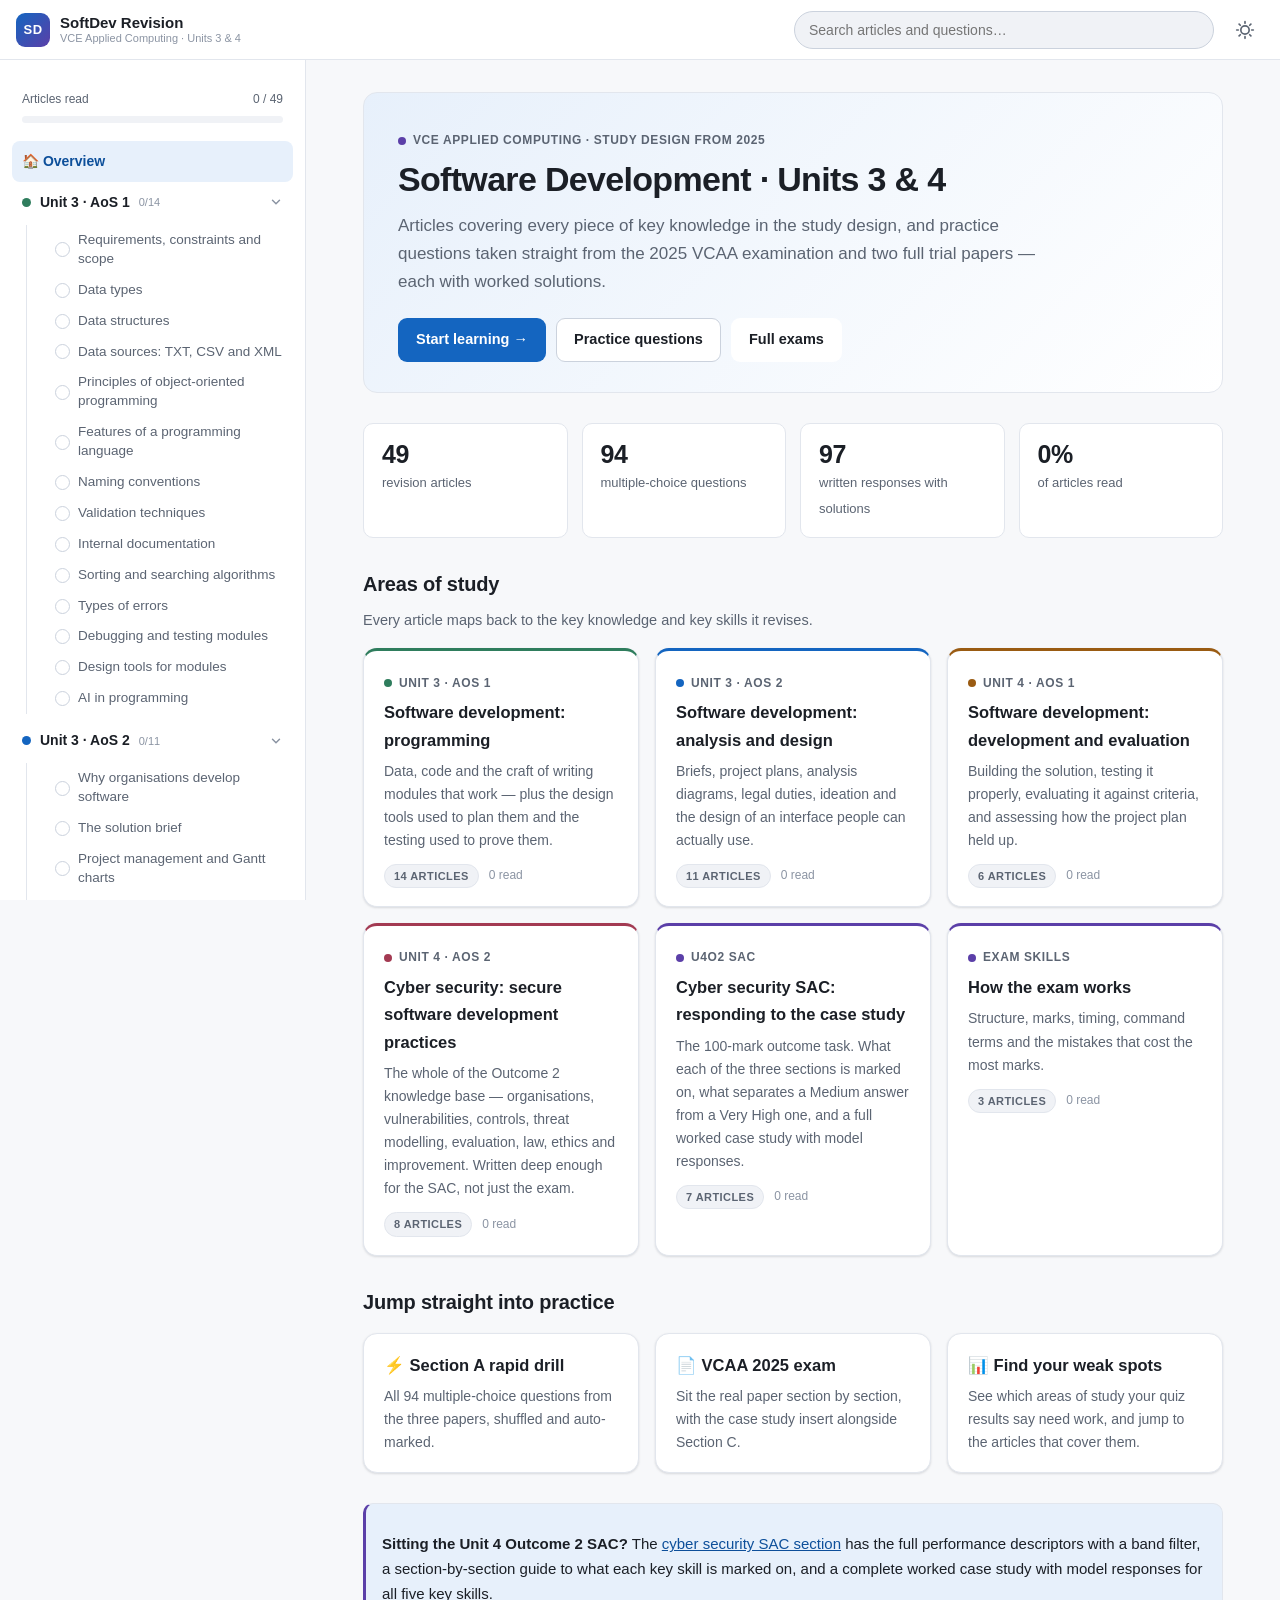
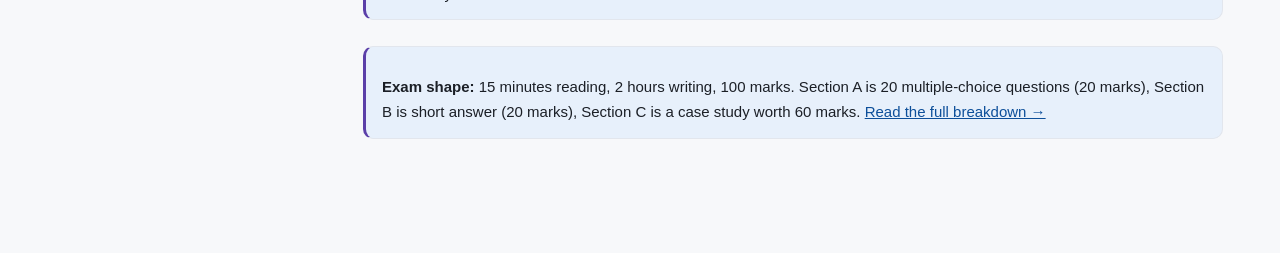
<file: index.html>
<!DOCTYPE html>
<html lang="en">
<head>
<meta charset="UTF-8">
<meta name="viewport" content="width=device-width, initial-scale=1.0">
<meta name="description" content="Interactive revision for VCE Applied Computing: Software Development Units 3 &amp; 4 — articles, practice quizzes, full trial exams and SAC preparation.">
<title>SoftDev Revision · VCE Applied Computing Units 3 &amp; 4</title>
<link rel="stylesheet" href="assets/css/main.css">
<link rel="icon" href="data:image/svg+xml,<svg xmlns='http://www.w3.org/2000/svg' viewBox='0 0 100 100'><text y='.9em' font-size='90'>&#128218;</text></svg>">
</head>
<body>

<a class="skip-link" href="#main">Skip to content</a>

<header class="topbar">
  <button class="icon-btn nav-toggle" id="navToggle" aria-label="Toggle navigation" aria-expanded="false">
    <span class="burger"></span>
  </button>

  <a class="brand" href="#/">
    <span class="brand-mark">SD</span>
    <span class="brand-text">
      <strong>SoftDev Revision</strong>
      <small>VCE Applied Computing · Units 3 &amp; 4</small>
    </span>
  </a>

  <div class="search-wrap">
    <input type="search" id="search" placeholder="Search articles and questions…" autocomplete="off" aria-label="Search">
    <div class="search-results" id="searchResults" hidden></div>
  </div>

  <button class="icon-btn" id="themeToggle" aria-label="Toggle dark mode" title="Toggle dark mode">
    <svg viewBox="0 0 24 24" width="20" height="20" aria-hidden="true"><path class="sun" d="M12 17a5 5 0 1 0 0-10 5 5 0 0 0 0 10zm0-13V2m0 20v-2m8-8h2M2 12h2m13.66-5.66 1.41-1.41M4.93 19.07l1.41-1.41m0-11.32L4.93 4.93m14.14 14.14-1.41-1.41" fill="none" stroke="currentColor" stroke-width="2" stroke-linecap="round"/></svg>
  </button>
</header>

<div class="layout">
  <nav class="sidebar" id="sidebar" aria-label="Course navigation">
    <div class="sidebar-inner" id="sidebarInner"><!-- built by app.js --></div>
  </nav>
  <div class="scrim" id="scrim" hidden></div>

  <main id="main" class="main" tabindex="-1"><!-- built by app.js --></main>
</div>

<script src="assets/js/markdown.js"></script>
<script src="assets/js/data/diagrams.js"></script>
<script src="assets/js/data/rubric.js"></script>
<script src="assets/js/data/curriculum.js"></script>
<script src="assets/js/data/sac.js"></script>
<script src="assets/js/data/questions.js"></script>
<script src="assets/js/data/questions-past.js"></script>
<script src="assets/js/data/questions-trials.js"></script>
<script src="assets/js/data/school.js"></script>
<script src="assets/js/data/exams.js"></script>
<script src="assets/js/app.js"></script>
</body>
</html>
</file>
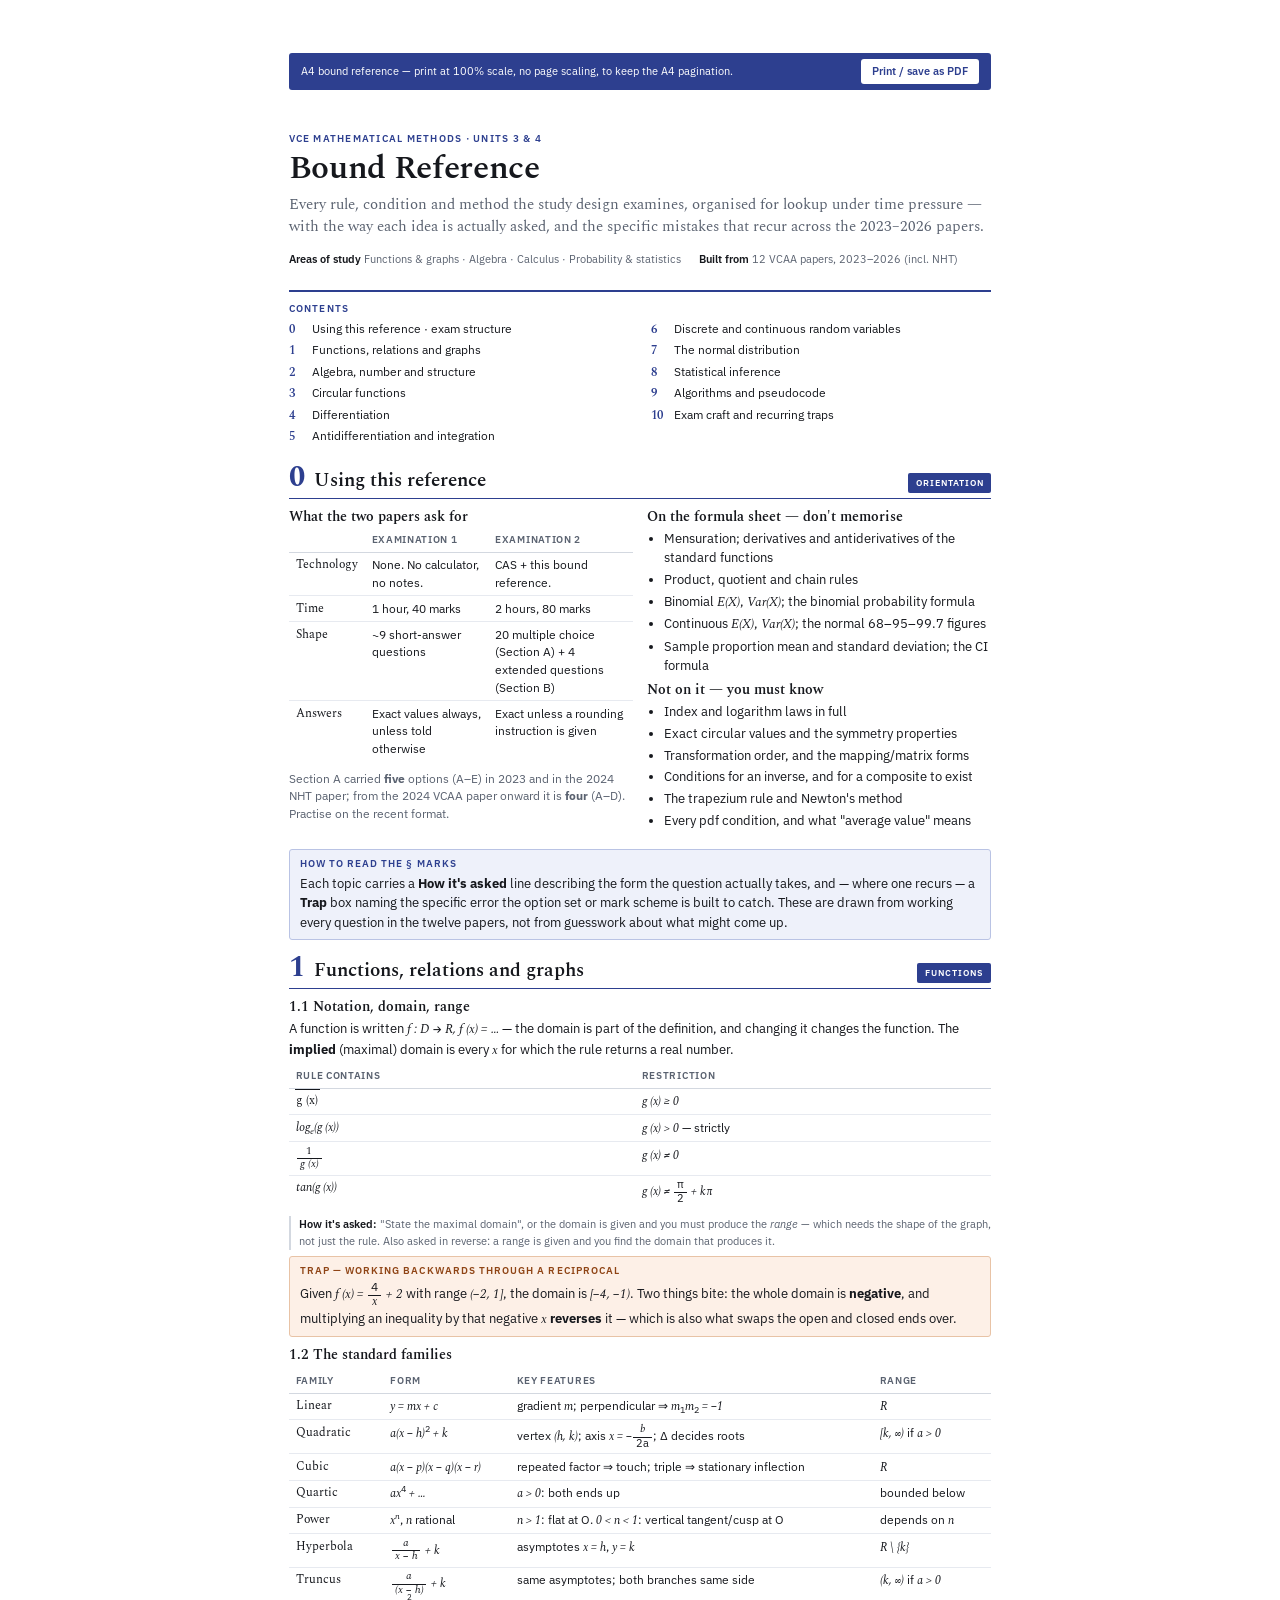
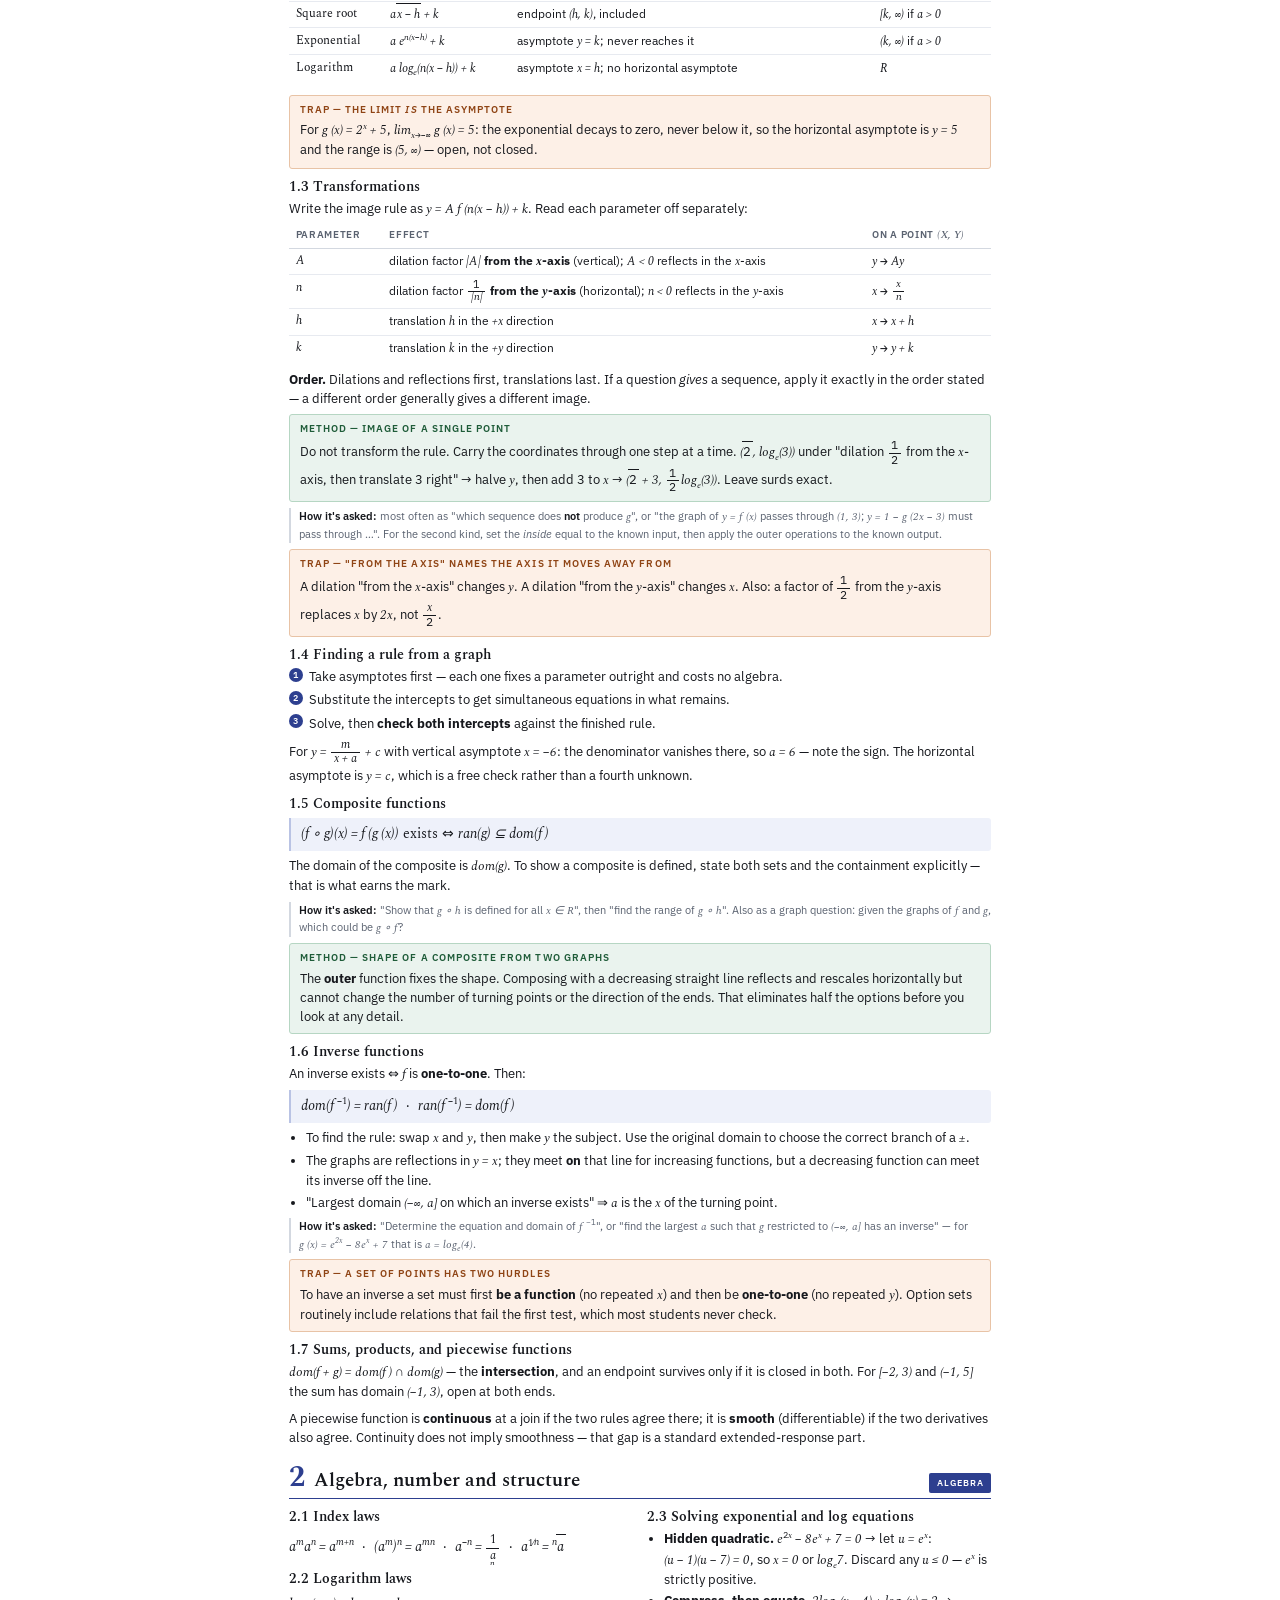
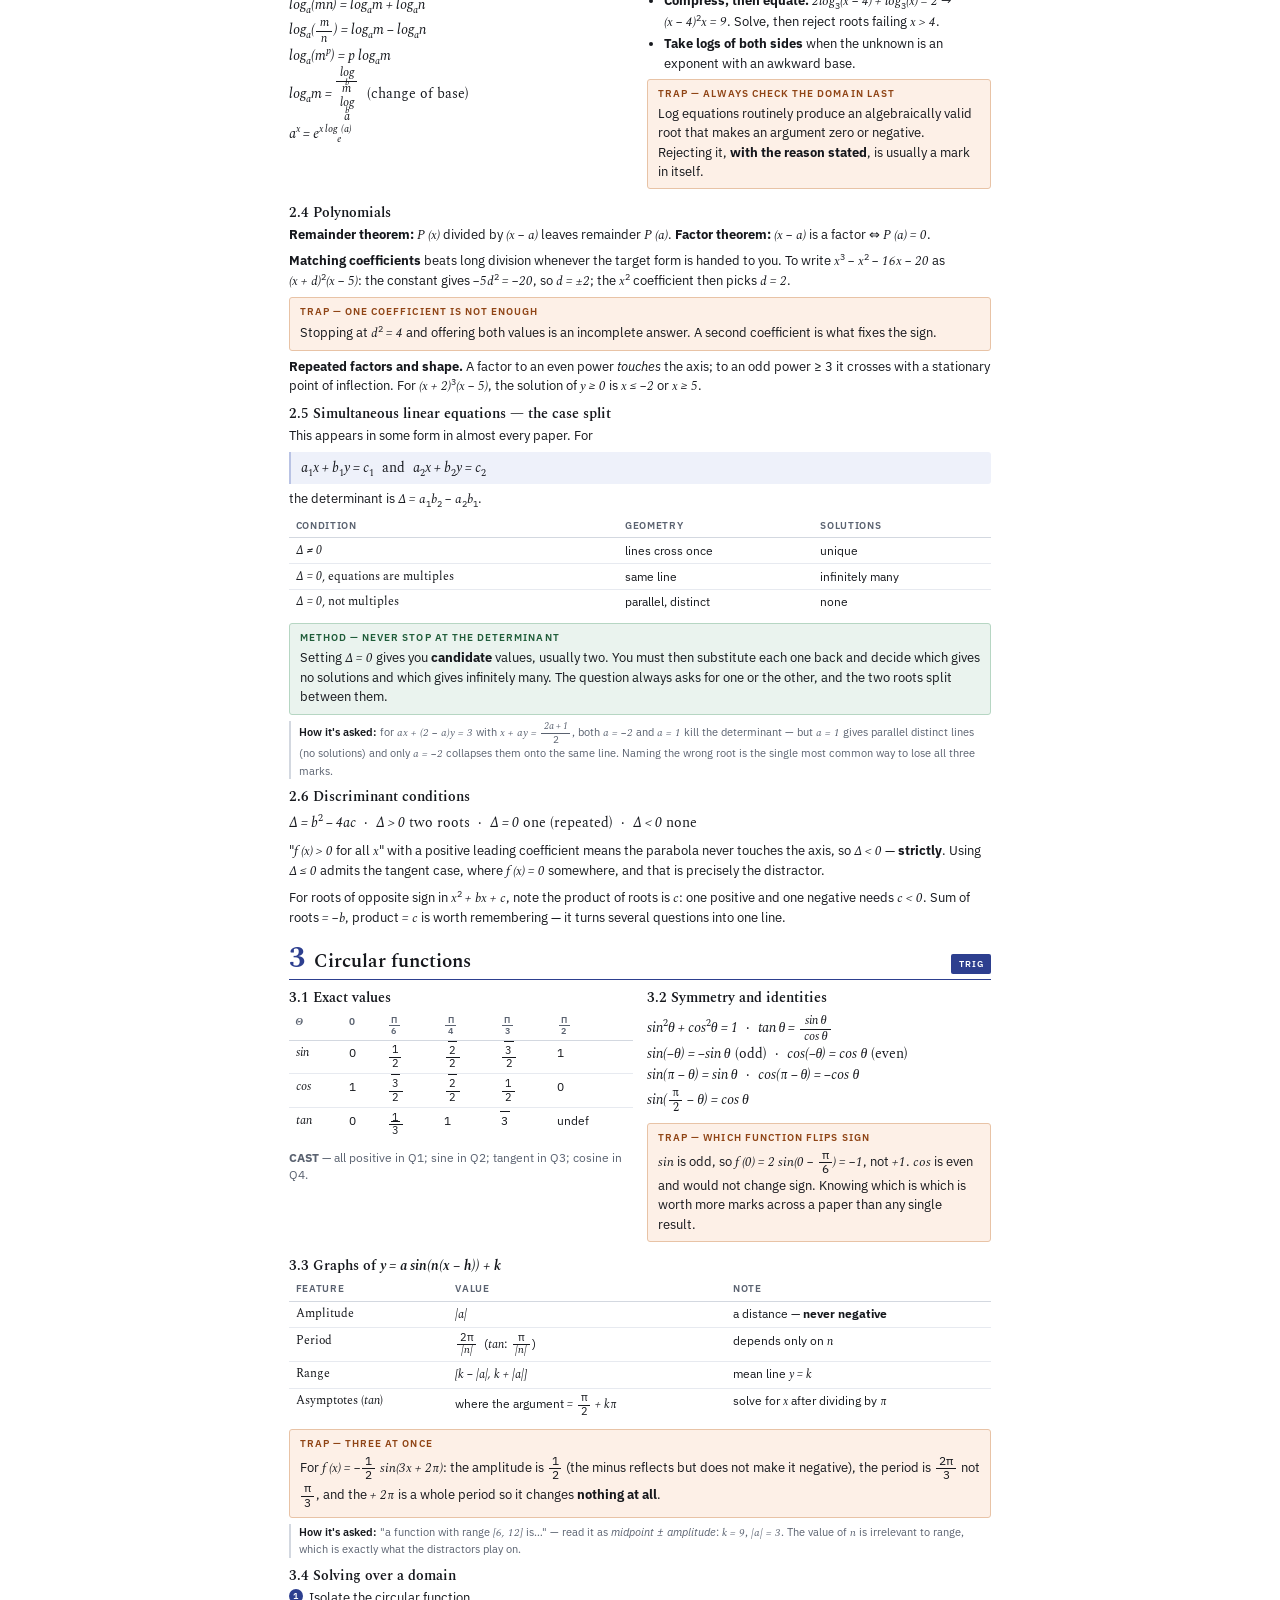
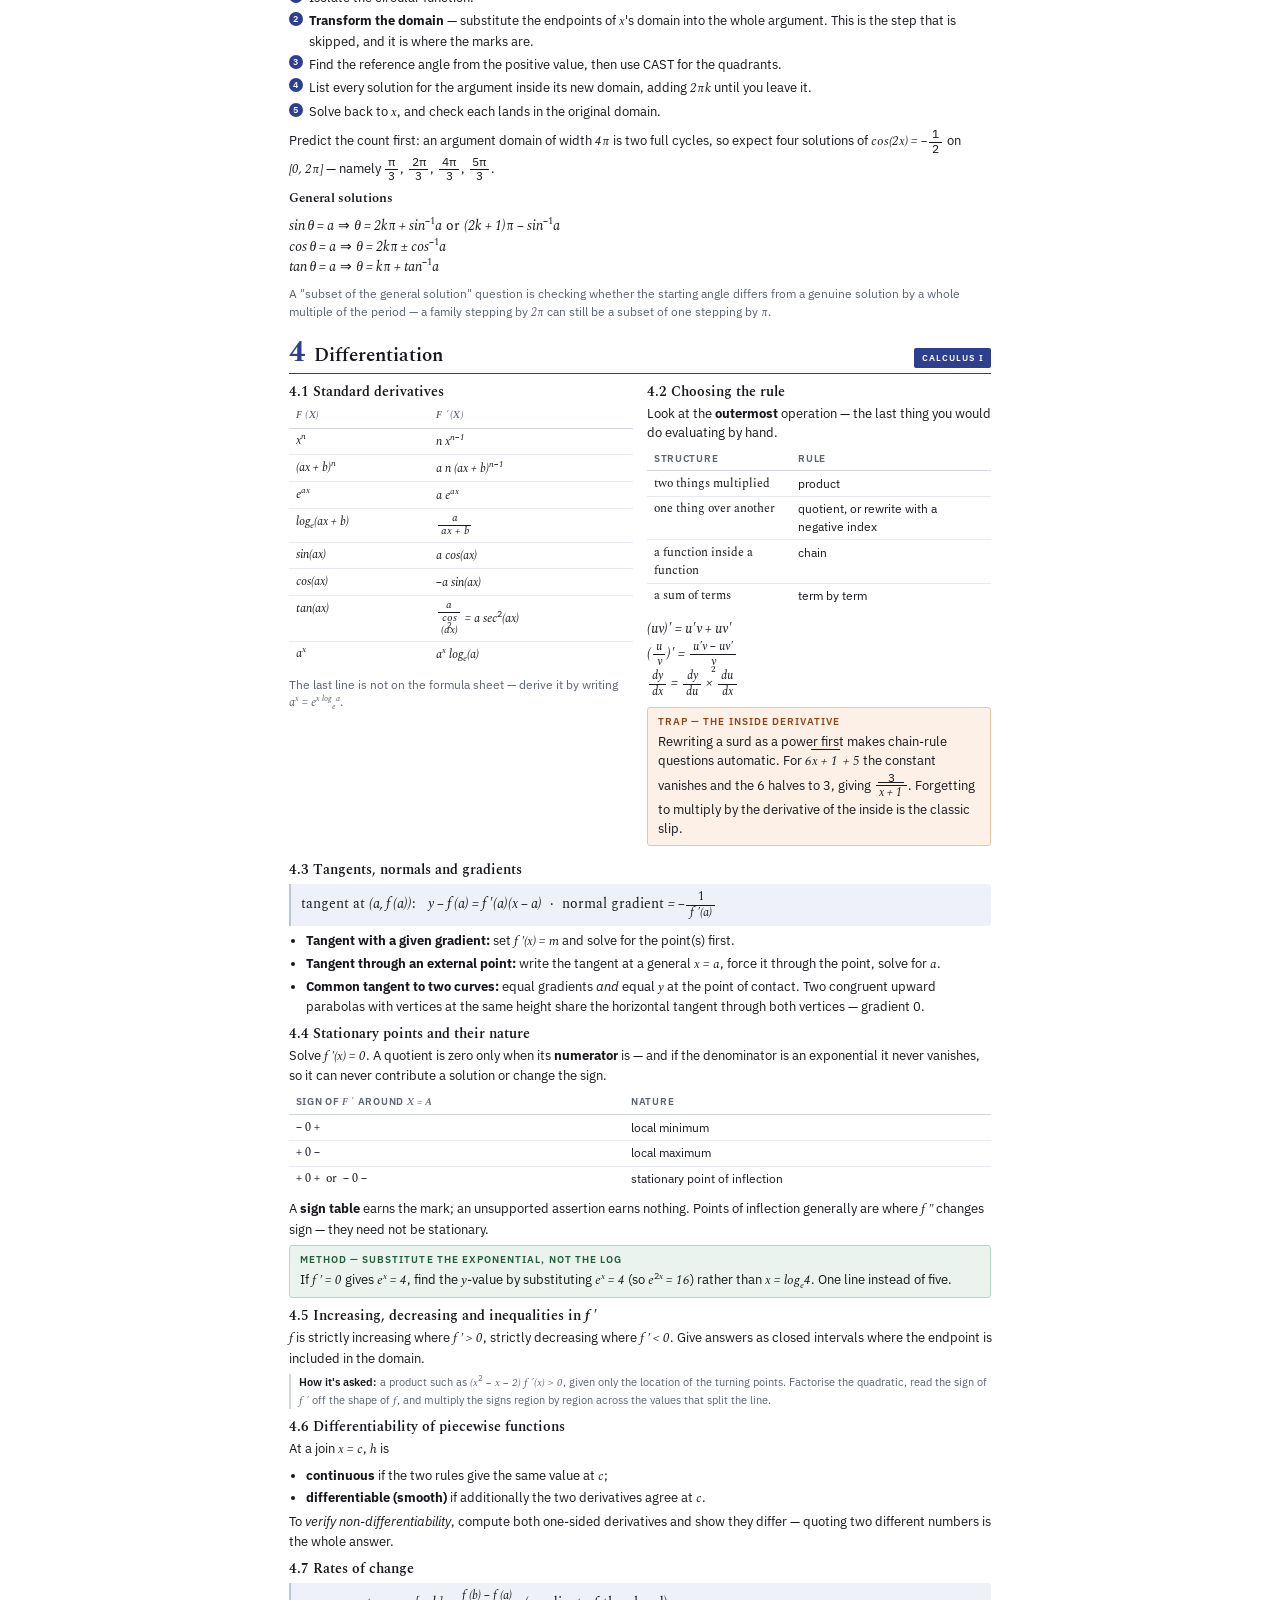
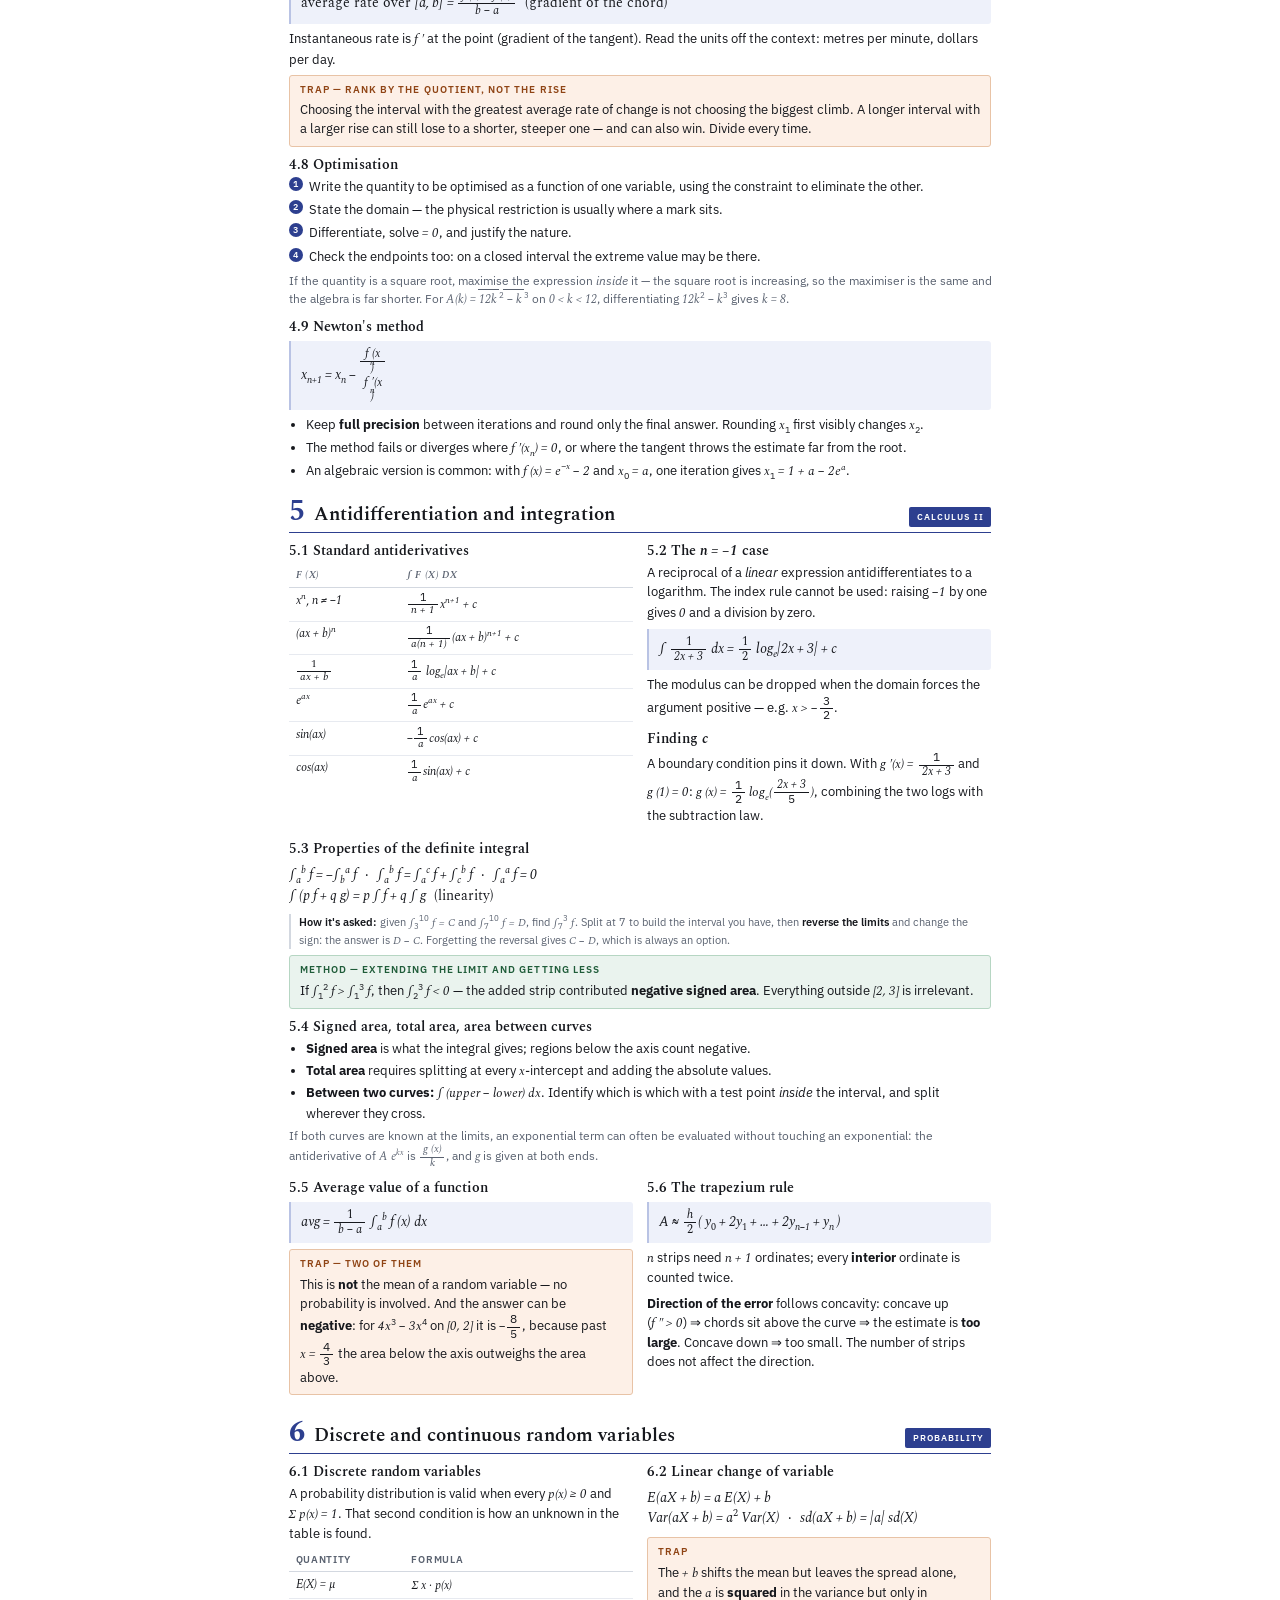
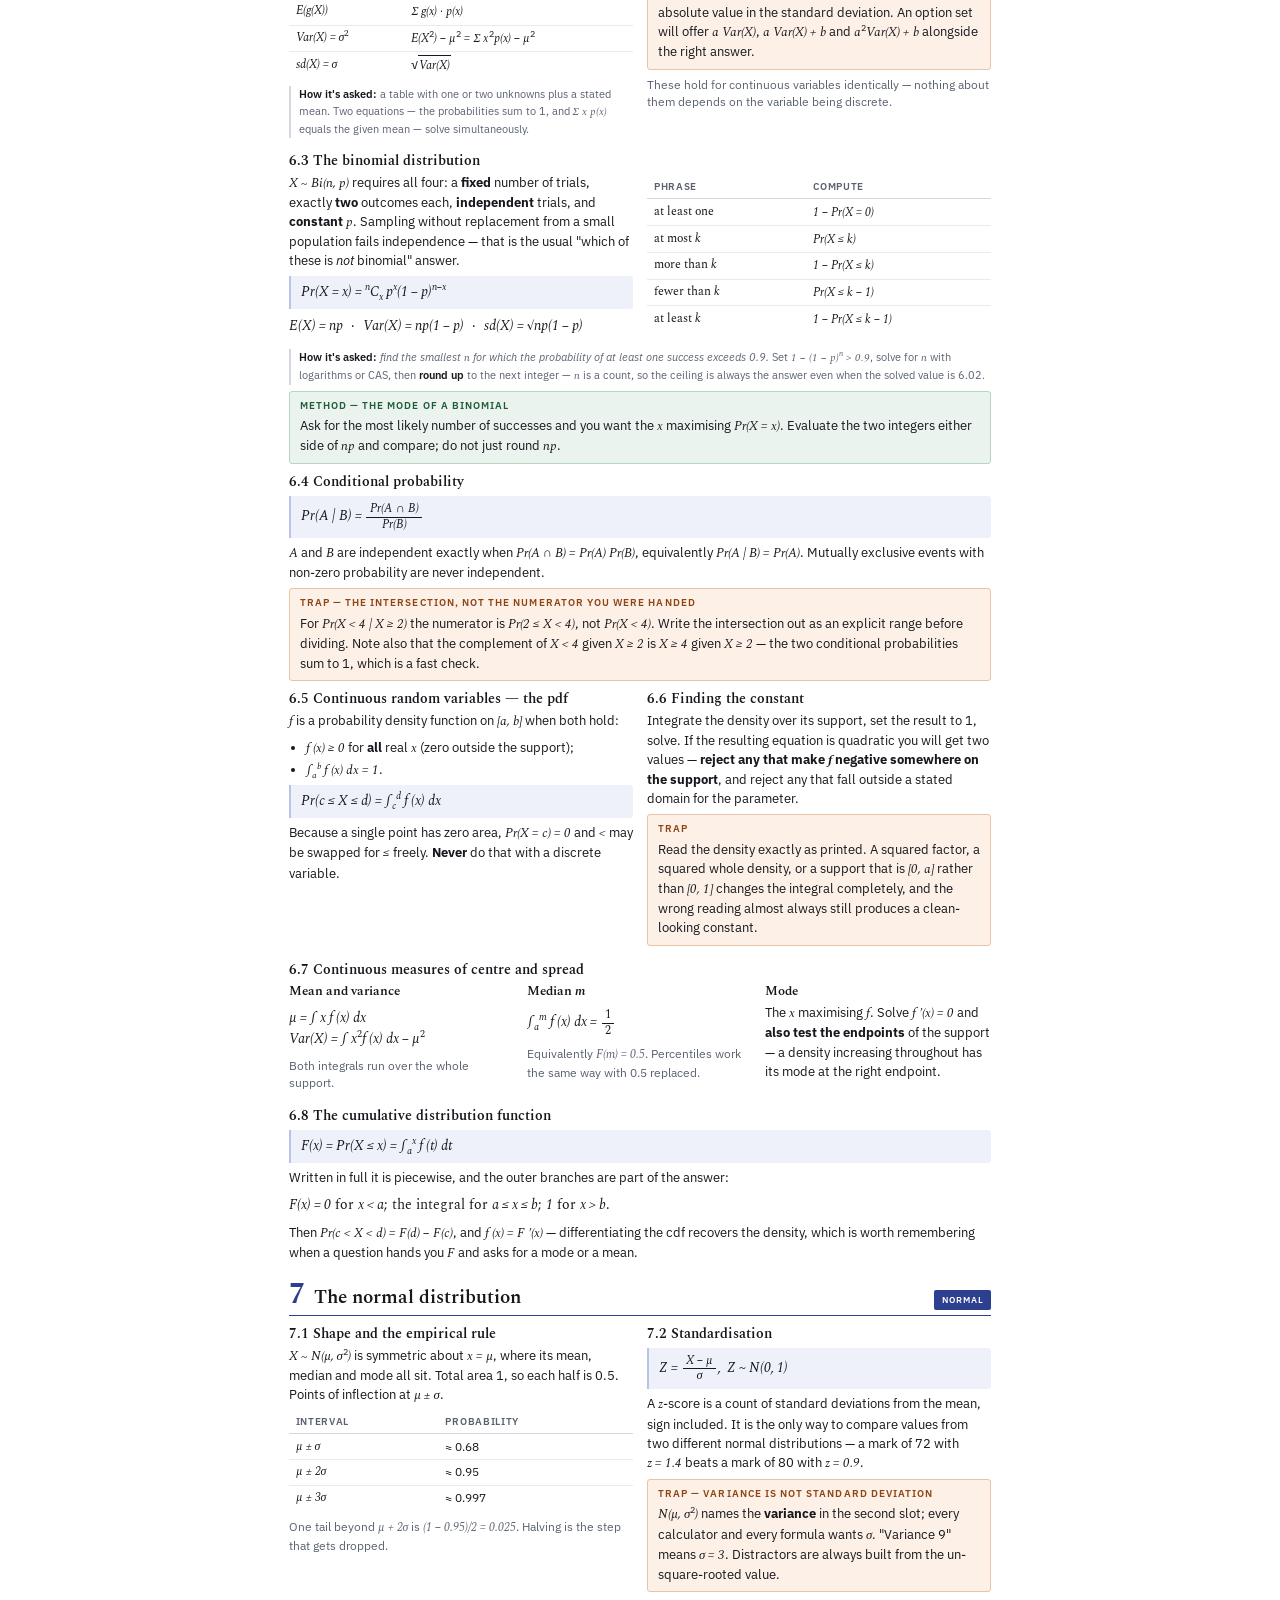
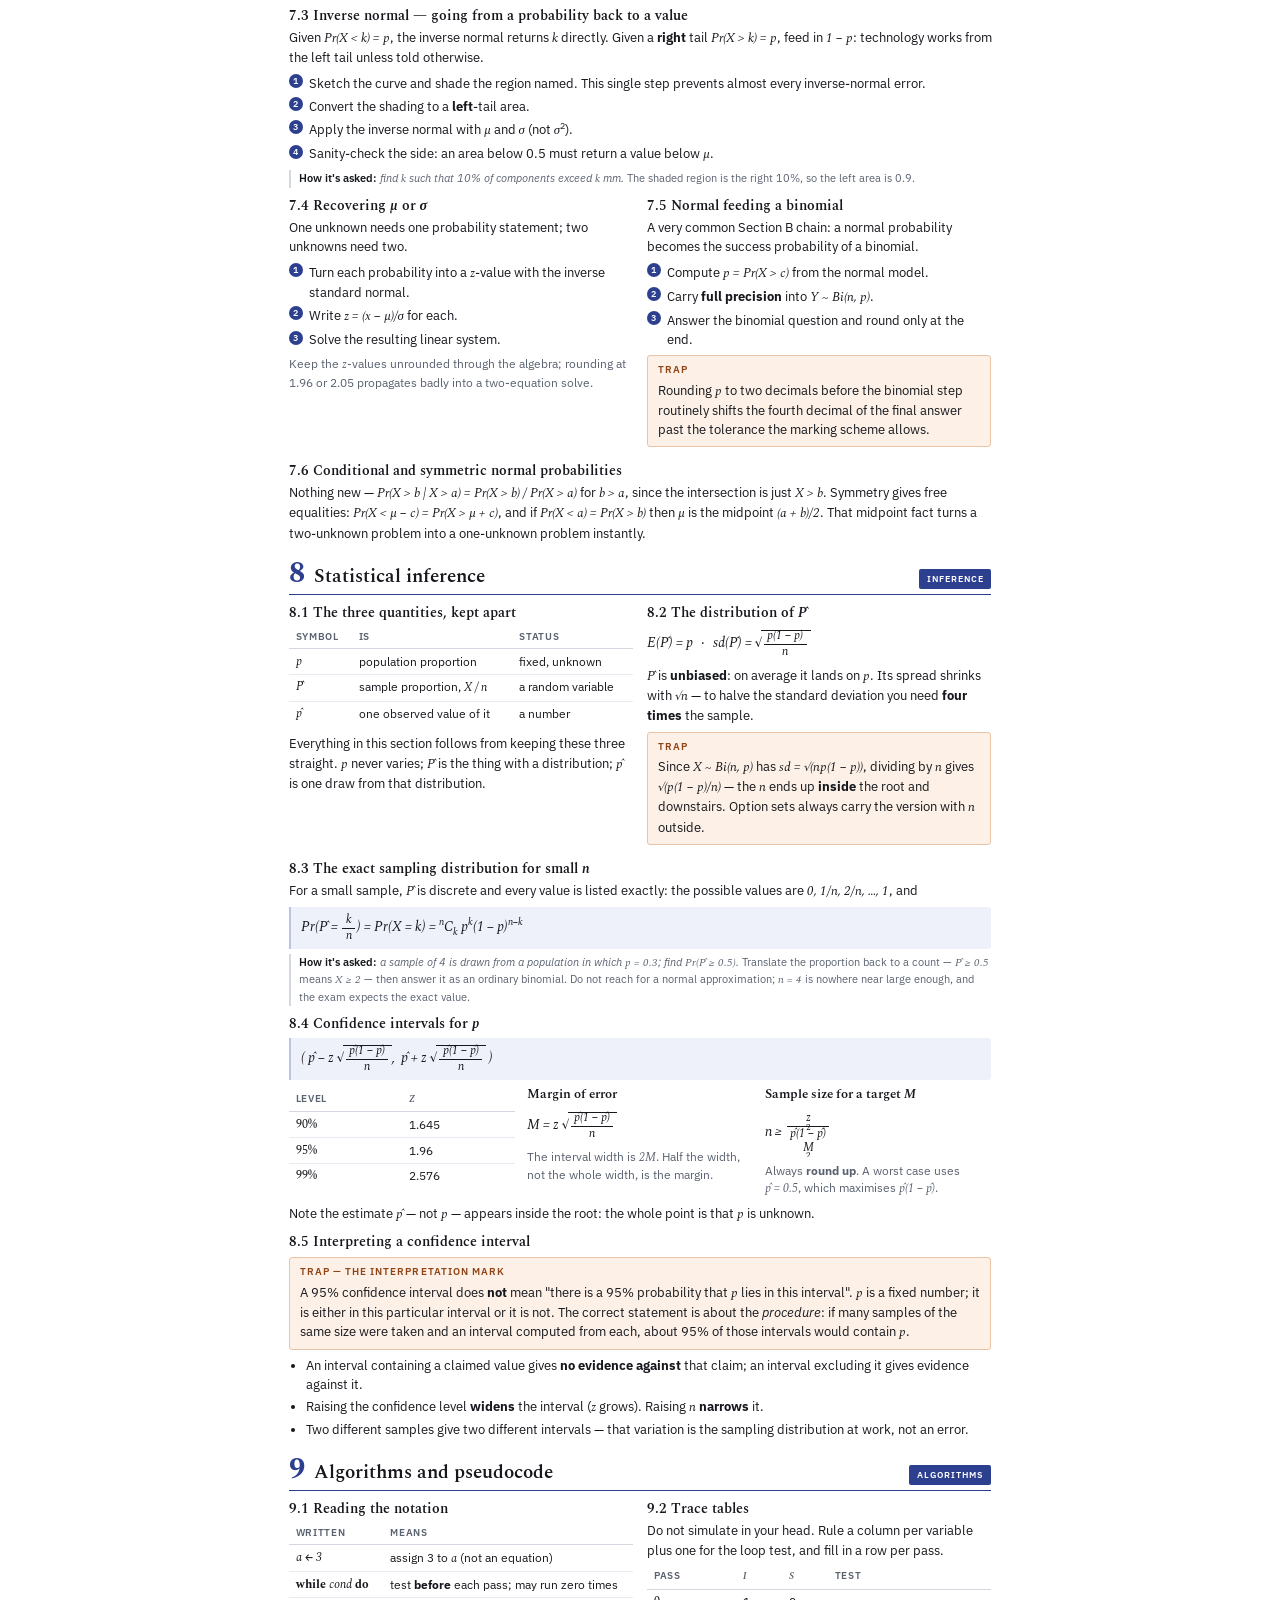
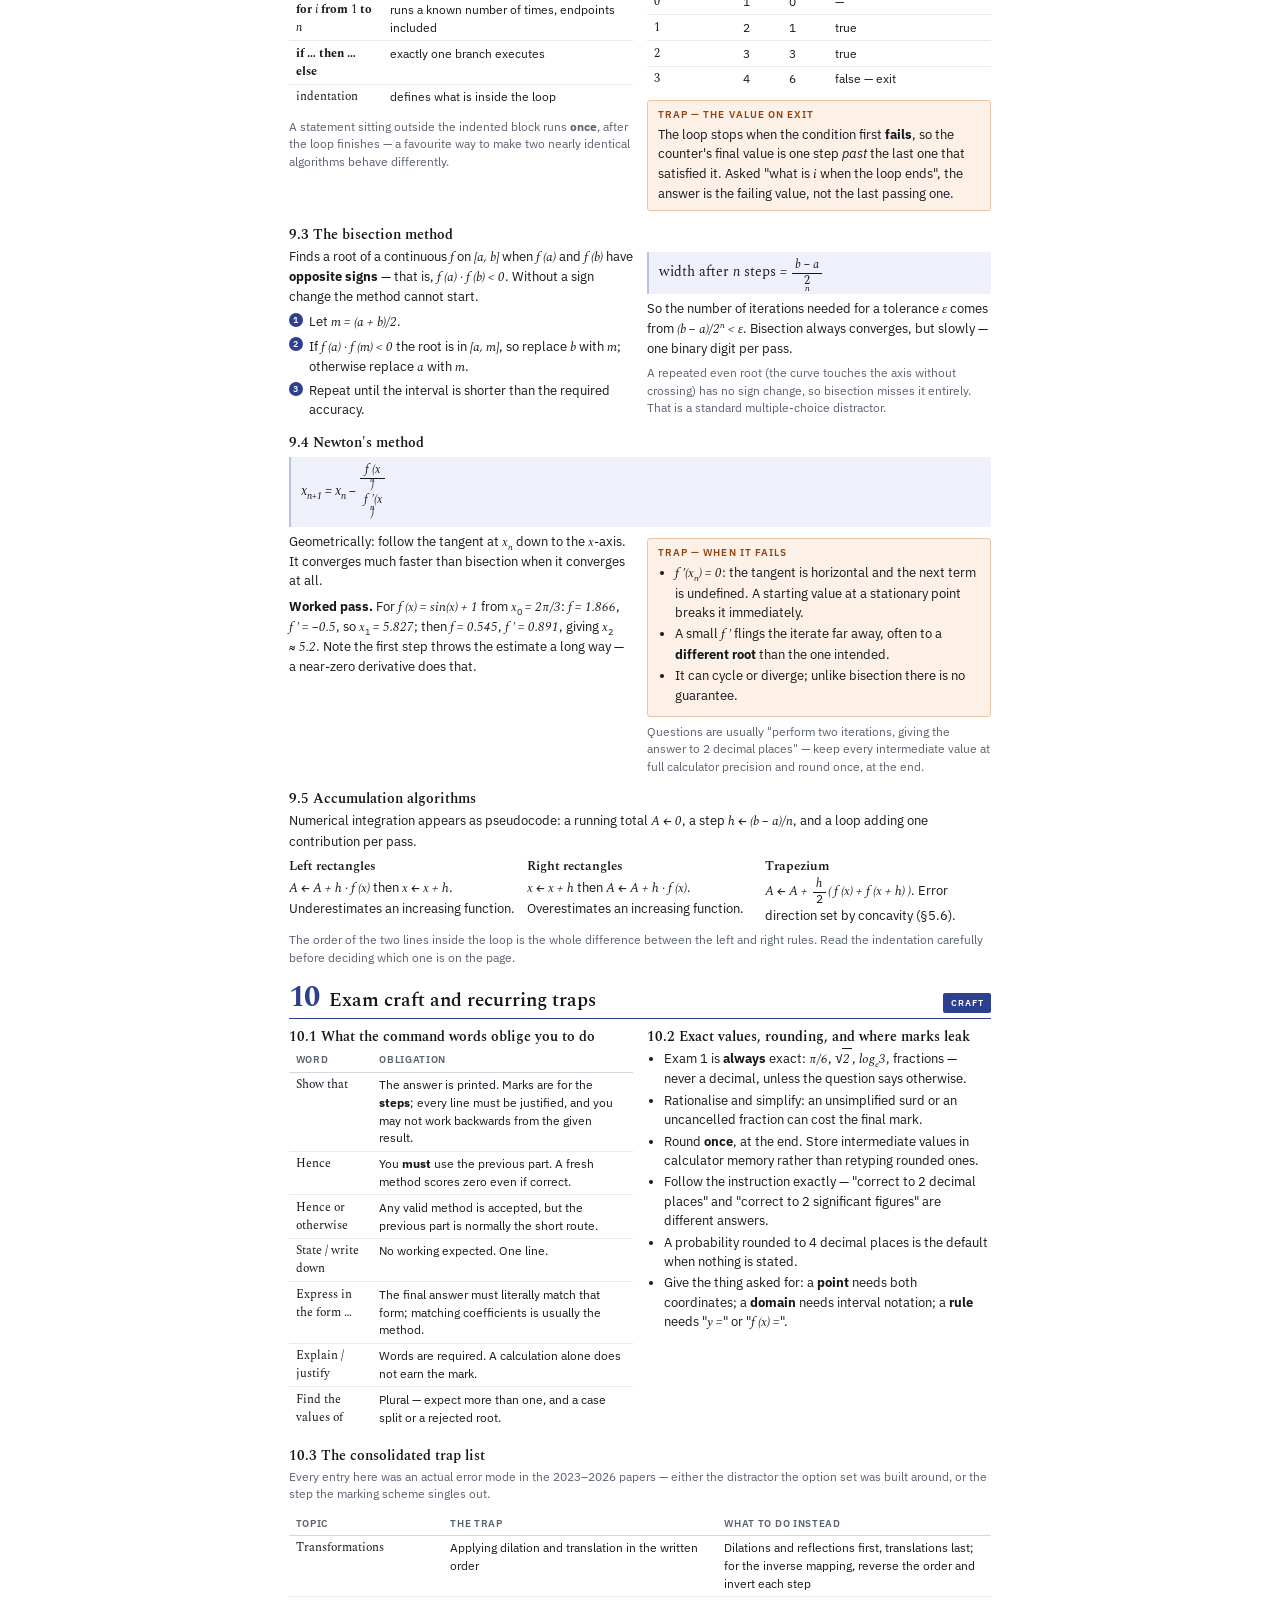
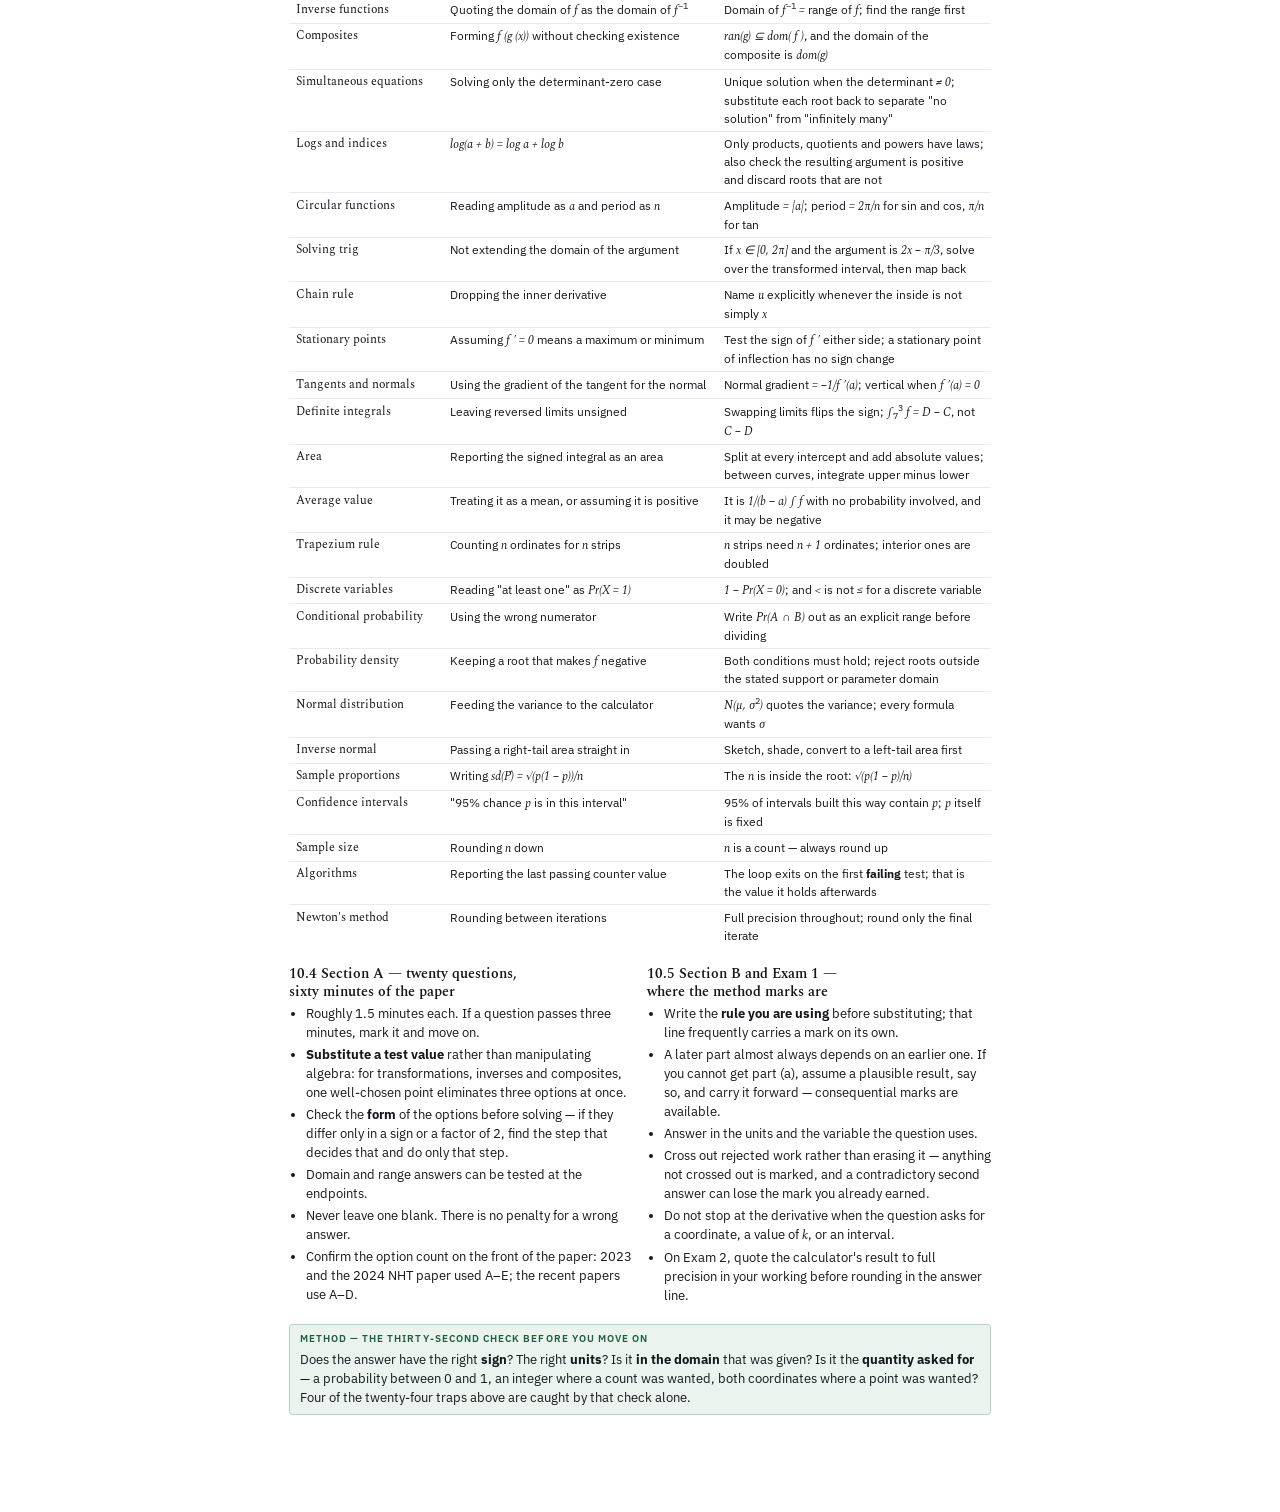
<file: methods-bound-reference.html>
<!doctype html>
<html lang="en">
<head>
<meta charset="utf-8">
<meta name="viewport" content="width=device-width,initial-scale=1">
<meta name="description" content="VCE Mathematical Methods Units 3 &amp; 4 bound reference — every rule, condition and method the study design examines, with the way each is asked and the traps that recur across the 2023–2026 papers.">
<title>Methods Bound Reference</title>
<link rel="stylesheet" href="https://fonts.googleapis.com/css2?family=Spectral:ital,wght@0,400;0,500;0,600;0,700;1,400;1,500;1,600&family=IBM+Plex+Sans:ital,wght@0,400;0,500;0,600;1,400&display=swap">
<style>
:root{
  --paper:#ffffff; --ink:#16181d; --muted:#5a6270; --faint:#8b93a1;
  --rule:#d3d8e0; --rule-soft:#e7eaf0;
  --accent:#2d3f8f; --accent-soft:#eef1fa; --accent-line:#b9c3e4;
  --warn-bg:#fdf0e7; --warn-ink:#8f4415; --warn-line:#e8c3a6;
  --good-bg:#eaf3ee; --good-ink:#1f5c39; --good-line:#b6d6c3;
  --serif:"Spectral",Georgia,"Times New Roman",serif;
  --sans:"IBM Plex Sans",-apple-system,BlinkMacSystemFont,"Segoe UI",sans-serif;
}
@media (prefers-color-scheme: dark){
  :root:not([data-theme="light"]){
    --paper:#12141a; --ink:#e8eaf0; --muted:#a3abbb; --faint:#7b8496;
    --rule:#2c3140; --rule-soft:#232733;
    --accent:#93a6ee; --accent-soft:#1a1f31; --accent-line:#39426a;
    --warn-bg:#2a1d14; --warn-ink:#e8a877; --warn-line:#4d3422;
    --good-bg:#152219; --good-ink:#8fcaa6; --good-line:#2b4634;
  }
}
:root[data-theme="dark"]{
  --paper:#12141a; --ink:#e8eaf0; --muted:#a3abbb; --faint:#7b8496;
  --rule:#2c3140; --rule-soft:#232733;
  --accent:#93a6ee; --accent-soft:#1a1f31; --accent-line:#39426a;
  --warn-bg:#2a1d14; --warn-ink:#e8a877; --warn-line:#4d3422;
  --good-bg:#152219; --good-ink:#8fcaa6; --good-line:#2b4634;
}

*{box-sizing:border-box;}
body{
  margin:0; background:var(--paper); color:var(--ink);
  font-family:var(--sans); font-size:9.6pt; line-height:1.5;
  -webkit-font-smoothing:antialiased;
}
.doc{max-width:186mm; margin:0 auto; padding:14mm 0 24mm;}

/* ---------- type scale ---------- */
h1,h2,h3,h4{font-family:var(--serif); font-weight:600; text-wrap:balance; margin:0;}
h1{font-size:25pt; line-height:1.12; letter-spacing:-.01em;}
h2{font-size:14pt; line-height:1.2;}
h3{font-size:10.8pt; line-height:1.25; margin:0 0 3px;}
h4{font-size:9.8pt; font-weight:600; margin:0 0 2px;}
p{margin:0 0 6px;}
.lede{font-size:11pt; line-height:1.5; color:var(--muted); font-family:var(--serif);}
.eyebrow{
  font-size:7.2pt; font-weight:600; letter-spacing:.13em; text-transform:uppercase;
  color:var(--accent); margin:0 0 4px;
}
.note{color:var(--muted); font-size:8.8pt;}
small{font-size:8.4pt;}

/* ---------- mathematics ---------- */
.m{font-family:var(--serif); font-style:italic; white-space:nowrap;}
.m .up{font-style:normal;}
.fr{display:inline-flex; flex-direction:column; vertical-align:middle;
    text-align:center; margin:0 .16em; font-size:.9em; line-height:1.12;}
.fr>span{display:block; padding:0 .25em;}
.fr>span:first-child{border-bottom:1px solid currentColor; padding-bottom:.06em;}
.rad{display:inline-block;}
.rad>span{border-top:1px solid currentColor; padding:.08em .14em 0 .08em; margin-left:-.05em;}
sup,sub{font-size:.72em; line-height:0;}
sup .fr,sub .fr{display:inline; vertical-align:baseline; font-size:1em; margin:0;}
sup .fr>span,sub .fr>span{display:inline; padding:0;}
sup .fr>span:first-child{border-bottom:0;}
sup .fr>span:first-child::after{content:"\2044";}
.eq{
  font-family:var(--serif); font-size:10.4pt; margin:5px 0;
  padding:6px 10px; background:var(--accent-soft);
  border-left:2px solid var(--accent-line); border-radius:0 3px 3px 0;
  overflow-x:auto;
}
.eq.plain{background:none; border-left:0; padding:2px 0;}

/* ---------- structure ---------- */
.sec{break-before:page; padding-top:2mm;}
.sec:first-of-type{break-before:auto;}
.sec-head{
  display:flex; align-items:baseline; gap:10px;
  border-bottom:1.5px solid var(--accent); padding-bottom:5px; margin-bottom:9px;
}
.sec-no{
  font-family:var(--serif); font-size:22pt; font-weight:700; color:var(--accent);
  line-height:1; letter-spacing:-.02em;
}
.sec-head h2{flex:1;}
.tab{
  font-size:7pt; font-weight:600; letter-spacing:.1em; text-transform:uppercase;
  color:var(--paper); background:var(--accent); padding:3px 8px; border-radius:2px;
  white-space:nowrap;
}
.blk{break-inside:avoid; margin:0 0 9px;}
.rule{border:0; border-top:1px solid var(--rule-soft); margin:9px 0;}

.grid2{display:grid; grid-template-columns:1fr 1fr; gap:9px 14px;}
.grid3{display:grid; grid-template-columns:repeat(3,1fr); gap:8px 12px;}
@media (max-width:700px){ .grid2,.grid3{grid-template-columns:1fr;} }

/* ---------- tables ---------- */
table{width:100%; border-collapse:collapse; font-size:8.9pt; margin:4px 0 8px;}
th,td{text-align:left; padding:3.5px 7px; border-bottom:1px solid var(--rule-soft); vertical-align:top;}
th{
  font-size:7.4pt; font-weight:600; letter-spacing:.07em; text-transform:uppercase;
  color:var(--muted); border-bottom:1px solid var(--rule); white-space:nowrap;
}
td:first-child{font-family:var(--serif);}
tbody tr:last-child td{border-bottom:0;}
.tbl-wrap{overflow-x:auto;}
.num{font-variant-numeric:tabular-nums;}

/* ---------- callouts ---------- */
.box{
  padding:7px 10px; border-radius:3px; margin:6px 0; break-inside:avoid;
  border:1px solid var(--rule); background:var(--accent-soft);
  border-color:var(--accent-line);
}
.trap{background:var(--warn-bg); border-color:var(--warn-line);}
.trap .lbl{color:var(--warn-ink);}
.method{background:var(--good-bg); border-color:var(--good-line);}
.method .lbl{color:var(--good-ink);}
.lbl{
  font-size:7.2pt; font-weight:600; letter-spacing:.11em; text-transform:uppercase;
  color:var(--accent); display:block; margin-bottom:3px;
}
.box p:last-child{margin-bottom:0;}
.asked{
  font-size:8.4pt; color:var(--muted); border-left:2px solid var(--rule);
  padding-left:8px; margin:5px 0;
}
.asked b{color:var(--ink); font-weight:600;}

ul,ol{margin:3px 0 6px; padding-left:17px;}
li{margin-bottom:2.5px;}
ul.tight,ol.tight{margin:2px 0 4px;}
ul.steps{list-style:none; padding-left:0; counter-reset:s;}
ul.steps>li{
  counter-increment:s; padding-left:20px; position:relative; margin-bottom:4px;
}
ul.steps>li::before{
  content:counter(s); position:absolute; left:0; top:.5px;
  width:14px; height:14px; border-radius:50%; background:var(--accent);
  color:var(--paper); font-size:7pt; font-weight:600;
  display:flex; align-items:center; justify-content:center;
}

/* ---------- cover ---------- */
.cover{padding:8mm 0 6mm; border-bottom:2.5px solid var(--accent); margin-bottom:10px;}
.cover h1{margin-bottom:6px;}
.meta{display:flex; flex-wrap:wrap; gap:6px 18px; margin-top:12px; font-size:8.6pt; color:var(--muted);}
.meta b{color:var(--ink); font-weight:600;}

.toc{columns:2; column-gap:22px; font-size:9pt;}
.toc div{break-inside:avoid; margin-bottom:2.5px;}
.toc .n{
  display:inline-block; width:20px; color:var(--accent);
  font-family:var(--serif); font-weight:600;
}

/* ---------- print ---------- */
@page{ size:A4; margin:13mm 12mm 14mm 12mm; }
@media print{
  :root{
    --paper:#fff; --ink:#000; --muted:#333; --faint:#555;
    --rule:#999; --rule-soft:#ccc;
    --accent:#1a2a6b; --accent-soft:#f0f2f9; --accent-line:#8f9dcb;
    --warn-bg:#f8ece2; --warn-ink:#6b3210; --warn-line:#c9a37e;
    --good-bg:#edf4f0; --good-ink:#154a2c; --good-line:#a8ccb8;
  }
  body{font-size:8.9pt; background:#fff;}
  .doc{max-width:none; padding:0;}
  .noprint{display:none !important;}
  h2,h3,h4{break-after:avoid;}
  table,.box,.blk,.eq{break-inside:avoid;}
}
.hint{
  position:sticky; top:0; z-index:5; background:var(--accent); color:#fff;
  font-size:8.4pt; padding:6px 12px; margin:0 0 12px; border-radius:3px;
  display:flex; gap:10px; align-items:center; justify-content:space-between;
}
.hint button{
  font:inherit; font-weight:600; background:#fff; color:var(--accent);
  border:0; padding:4px 11px; border-radius:3px; cursor:pointer;
}
.hint button:focus-visible{outline:2px solid #fff; outline-offset:2px;}
</style>
<style>body{margin:0}img{max-width:100%}[hidden]{display:none!important}</style>
</head>
<body>
<div class="doc">

<div class="hint noprint">
  <span>A4 bound reference — print at 100% scale, no page scaling, to keep the A4 pagination.</span>
  <button type="button" onclick="window.print()">Print / save as PDF</button>
</div>

<header class="cover">
  <p class="eyebrow">VCE Mathematical Methods · Units 3 &amp; 4</p>
  <h1>Bound Reference</h1>
  <p class="lede">Every rule, condition and method the study design examines, organised for lookup under time pressure — with the way each idea is actually asked, and the specific mistakes that recur across the 2023–2026 papers.</p>
  <div class="meta">
    <span><b>Areas of study</b> Functions &amp; graphs · Algebra · Calculus · Probability &amp; statistics</span>
    <span><b>Built from</b> 12 VCAA papers, 2023–2026 (incl. NHT)</span>
  </div>
</header>

<div class="blk">
  <p class="eyebrow">Contents</p>
  <div class="toc">
    <div><span class="n">0</span> Using this reference · exam structure</div>
    <div><span class="n">1</span> Functions, relations and graphs</div>
    <div><span class="n">2</span> Algebra, number and structure</div>
    <div><span class="n">3</span> Circular functions</div>
    <div><span class="n">4</span> Differentiation</div>
    <div><span class="n">5</span> Antidifferentiation and integration</div>
    <div><span class="n">6</span> Discrete and continuous random variables</div>
    <div><span class="n">7</span> The normal distribution</div>
    <div><span class="n">8</span> Statistical inference</div>
    <div><span class="n">9</span> Algorithms and pseudocode</div>
    <div><span class="n">10</span> Exam craft and recurring traps</div>
  </div>
</div>

<!-- ===================== 0 ===================== -->
<section class="sec" id="s0">
  <div class="sec-head"><span class="sec-no">0</span><h2>Using this reference</h2><span class="tab">Orientation</span></div>

  <div class="grid2">
    <div class="blk">
      <h3>What the two papers ask for</h3>
      <table>
        <tr><th>&nbsp;</th><th>Examination 1</th><th>Examination 2</th></tr>
        <tr><td>Technology</td><td>None. No calculator, no notes.</td><td>CAS + this bound reference.</td></tr>
        <tr><td>Time</td><td>1 hour, 40 marks</td><td>2 hours, 80 marks</td></tr>
        <tr><td>Shape</td><td>~9 short-answer questions</td><td>20 multiple choice (Section A) + 4 extended questions (Section B)</td></tr>
        <tr><td>Answers</td><td>Exact values always, unless told otherwise</td><td>Exact unless a rounding instruction is given</td></tr>
      </table>
      <p class="note">Section A carried <b>five</b> options (A–E) in 2023 and in the 2024 NHT paper; from the 2024 VCAA paper onward it is <b>four</b> (A–D). Practise on the recent format.</p>
    </div>

    <div class="blk">
      <h3>On the formula sheet — don't memorise</h3>
      <ul class="tight">
        <li>Mensuration; derivatives and antiderivatives of the standard functions</li>
        <li>Product, quotient and chain rules</li>
        <li>Binomial <span class="m">E(X)</span>, <span class="m">Var(X)</span>; the binomial probability formula</li>
        <li>Continuous <span class="m">E(X)</span>, <span class="m">Var(X)</span>; the normal 68–95–99.7 figures</li>
        <li>Sample proportion mean and standard deviation; the CI formula</li>
      </ul>
      <h3 style="margin-top:6px;">Not on it — you must know</h3>
      <ul class="tight">
        <li>Index and logarithm laws in full</li>
        <li>Exact circular values and the symmetry properties</li>
        <li>Transformation order, and the mapping/matrix forms</li>
        <li>Conditions for an inverse, and for a composite to exist</li>
        <li>The trapezium rule and Newton's method</li>
        <li>Every pdf condition, and what "average value" means</li>
      </ul>
    </div>
  </div>

  <div class="box">
    <span class="lbl">How to read the § marks</span>
    <p>Each topic carries a <b>How it's asked</b> line describing the form the question actually takes, and — where one recurs — a <b>Trap</b> box naming the specific error the option set or mark scheme is built to catch. These are drawn from working every question in the twelve papers, not from guesswork about what might come up.</p>
  </div>
</section>

<!-- ===================== 1 ===================== -->
<section class="sec" id="s1">
  <div class="sec-head"><span class="sec-no">1</span><h2>Functions, relations and graphs</h2><span class="tab">Functions</span></div>

  <div class="blk">
    <h3>1.1 Notation, domain, range</h3>
    <p>A function is written <span class="m">f : D → R, f (x) = …</span> — the domain is part of the definition, and changing it changes the function. The <b>implied</b> (maximal) domain is every <span class="m">x</span> for which the rule returns a real number.</p>
    <table>
      <tr><th>Rule contains</th><th>Restriction</th></tr>
      <tr><td><span class="rad"><span>g (x)</span></span></td><td><span class="m">g (x) ≥ 0</span></td></tr>
      <tr><td><span class="m">log</span><sub class="m">e</sub><span class="m">(g (x))</span></td><td><span class="m">g (x) &gt; 0</span> — strictly</td></tr>
      <tr><td><span class="fr"><span>1</span><span class="m">g (x)</span></span></td><td><span class="m">g (x) ≠ 0</span></td></tr>
      <tr><td><span class="m">tan(g (x))</span></td><td><span class="m">g (x) ≠ </span><span class="fr"><span>π</span><span>2</span></span><span class="m"> + kπ</span></td></tr>
    </table>
    <p class="asked"><b>How it's asked:</b> "State the maximal domain", or the domain is given and you must produce the <i>range</i> — which needs the shape of the graph, not just the rule. Also asked in reverse: a range is given and you find the domain that produces it.</p>
    <div class="box trap">
      <span class="lbl">Trap — working backwards through a reciprocal</span>
      <p>Given <span class="m">f (x) = </span><span class="fr"><span>4</span><span class="m">x</span></span><span class="m"> + 2</span> with range <span class="m">(−2, 1]</span>, the domain is <span class="m">[−4, −1)</span>. Two things bite: the whole domain is <b>negative</b>, and multiplying an inequality by that negative <span class="m">x</span> <b>reverses</b> it — which is also what swaps the open and closed ends over.</p>
    </div>
  </div>

  <div class="blk">
    <h3>1.2 The standard families</h3>
    <div class="tbl-wrap">
    <table>
      <tr><th>Family</th><th>Form</th><th>Key features</th><th>Range</th></tr>
      <tr><td>Linear</td><td><span class="m">y = mx + c</span></td><td>gradient <span class="m">m</span>; perpendicular ⇒ <span class="m">m</span><sub>1</sub><span class="m">m</span><sub>2</sub><span class="m"> = −1</span></td><td><span class="m">R</span></td></tr>
      <tr><td>Quadratic</td><td><span class="m">a(x − h)</span><sup>2</sup><span class="m"> + k</span></td><td>vertex <span class="m">(h, k)</span>; axis <span class="m">x = −</span><span class="fr"><span class="m">b</span><span>2a</span></span>; Δ decides roots</td><td><span class="m">[k, ∞)</span> if <span class="m">a &gt; 0</span></td></tr>
      <tr><td>Cubic</td><td><span class="m">a(x − p)(x − q)(x − r)</span></td><td>repeated factor ⇒ touch; triple ⇒ stationary inflection</td><td><span class="m">R</span></td></tr>
      <tr><td>Quartic</td><td><span class="m">ax</span><sup>4</sup><span class="m"> + …</span></td><td><span class="m">a &gt; 0</span>: both ends up</td><td>bounded below</td></tr>
      <tr><td>Power</td><td><span class="m">x</span><sup class="m">n</sup>, <span class="m">n</span> rational</td><td><span class="m">n &gt; 1</span>: flat at O. <span class="m">0 &lt; n &lt; 1</span>: vertical tangent/cusp at O</td><td>depends on <span class="m">n</span></td></tr>
      <tr><td>Hyperbola</td><td><span class="fr"><span class="m">a</span><span class="m">x − h</span></span><span class="m"> + k</span></td><td>asymptotes <span class="m">x = h</span>, <span class="m">y = k</span></td><td><span class="m">R \ {k}</span></td></tr>
      <tr><td>Truncus</td><td><span class="fr"><span class="m">a</span><span class="m">(x − h)</span><sup>2</sup></span><span class="m"> + k</span></td><td>same asymptotes; both branches same side</td><td><span class="m">(k, ∞)</span> if <span class="m">a &gt; 0</span></td></tr>
      <tr><td>Square root</td><td><span class="m">a</span><span class="rad"><span class="m">x − h</span></span><span class="m"> + k</span></td><td>endpoint <span class="m">(h, k)</span>, included</td><td><span class="m">[k, ∞)</span> if <span class="m">a &gt; 0</span></td></tr>
      <tr><td>Exponential</td><td><span class="m">a e</span><sup class="m">n(x−h)</sup><span class="m"> + k</span></td><td>asymptote <span class="m">y = k</span>; never reaches it</td><td><span class="m">(k, ∞)</span> if <span class="m">a &gt; 0</span></td></tr>
      <tr><td>Logarithm</td><td><span class="m">a log</span><sub class="m">e</sub><span class="m">(n(x − h)) + k</span></td><td>asymptote <span class="m">x = h</span>; no horizontal asymptote</td><td><span class="m">R</span></td></tr>
    </table>
    </div>
    <div class="box trap">
      <span class="lbl">Trap — the limit <i>is</i> the asymptote</span>
      <p>For <span class="m">g (x) = 2</span><sup class="m">x</sup><span class="m"> + 5</span>, <span class="m">lim</span><sub class="m">x→−∞</sub><span class="m"> g (x) = 5</span>: the exponential decays to zero, never below it, so the horizontal asymptote is <span class="m">y = 5</span> and the range is <span class="m">(5, ∞)</span> — open, not closed.</p>
    </div>
  </div>

  <div class="blk">
    <h3>1.3 Transformations</h3>
    <p>Write the image rule as <span class="m">y = A f (n(x − h)) + k</span>. Read each parameter off separately:</p>
    <table>
      <tr><th>Parameter</th><th>Effect</th><th>On a point <span class="m">(x, y)</span></th></tr>
      <tr><td><span class="m">A</span></td><td>dilation factor <span class="m">|A|</span> <b>from the <span class="m">x</span>-axis</b> (vertical); <span class="m">A &lt; 0</span> reflects in the <span class="m">x</span>-axis</td><td><span class="m">y → Ay</span></td></tr>
      <tr><td><span class="m">n</span></td><td>dilation factor <span class="fr"><span>1</span><span class="m">|n|</span></span> <b>from the <span class="m">y</span>-axis</b> (horizontal); <span class="m">n &lt; 0</span> reflects in the <span class="m">y</span>-axis</td><td><span class="m">x → </span><span class="fr"><span class="m">x</span><span class="m">n</span></span></td></tr>
      <tr><td><span class="m">h</span></td><td>translation <span class="m">h</span> in the <span class="m">+x</span> direction</td><td><span class="m">x → x + h</span></td></tr>
      <tr><td><span class="m">k</span></td><td>translation <span class="m">k</span> in the <span class="m">+y</span> direction</td><td><span class="m">y → y + k</span></td></tr>
    </table>
    <p><b>Order.</b> Dilations and reflections first, translations last. If a question <i>gives</i> a sequence, apply it exactly in the order stated — a different order generally gives a different image.</p>
    <div class="box method">
      <span class="lbl">Method — image of a single point</span>
      <p>Do not transform the rule. Carry the coordinates through one step at a time. <span class="m">(</span><span class="rad"><span>2</span></span><span class="m">, log</span><sub class="m">e</sub><span class="m">(3))</span> under "dilation <span class="fr"><span>1</span><span>2</span></span> from the <span class="m">x</span>-axis, then translate 3 right" → halve <span class="m">y</span>, then add 3 to <span class="m">x</span> → <span class="m">(</span><span class="rad"><span>2</span></span><span class="m"> + 3, </span><span class="fr"><span>1</span><span>2</span></span><span class="m">log</span><sub class="m">e</sub><span class="m">(3))</span>. Leave surds exact.</p>
    </div>
    <p class="asked"><b>How it's asked:</b> most often as "which sequence does <b>not</b> produce <span class="m">g</span>", or "the graph of <span class="m">y = f (x)</span> passes through <span class="m">(1, 3)</span>; <span class="m">y = 1 − g (2x − 3)</span> must pass through …". For the second kind, set the <i>inside</i> equal to the known input, then apply the outer operations to the known output.</p>
    <div class="box trap">
      <span class="lbl">Trap — "from the axis" names the axis it moves away from</span>
      <p>A dilation "from the <span class="m">x</span>-axis" changes <span class="m">y</span>. A dilation "from the <span class="m">y</span>-axis" changes <span class="m">x</span>. Also: a factor of <span class="fr"><span>1</span><span>2</span></span> from the <span class="m">y</span>-axis replaces <span class="m">x</span> by <span class="m">2x</span>, not <span class="fr"><span class="m">x</span><span>2</span></span>.</p>
    </div>
  </div>

  <div class="blk">
    <h3>1.4 Finding a rule from a graph</h3>
    <ul class="steps">
      <li>Take asymptotes first — each one fixes a parameter outright and costs no algebra.</li>
      <li>Substitute the intercepts to get simultaneous equations in what remains.</li>
      <li>Solve, then <b>check both intercepts</b> against the finished rule.</li>
    </ul>
    <p>For <span class="m">y = </span><span class="fr"><span class="m">m</span><span class="m">x + a</span></span><span class="m"> + c</span> with vertical asymptote <span class="m">x = −6</span>: the denominator vanishes there, so <span class="m">a = 6</span> — note the sign. The horizontal asymptote is <span class="m">y = c</span>, which is a free check rather than a fourth unknown.</p>
  </div>

  <div class="blk">
    <h3>1.5 Composite functions</h3>
    <div class="eq"><span class="m">(f ∘ g)(x) = f (g (x))</span> exists ⇔ <span class="m">ran(g) ⊆ dom(f )</span></div>
    <p>The domain of the composite is <span class="m">dom(g)</span>. To show a composite is defined, state both sets and the containment explicitly — that is what earns the mark.</p>
    <p class="asked"><b>How it's asked:</b> "Show that <span class="m">g ∘ h</span> is defined for all <span class="m">x ∈ R</span>", then "find the range of <span class="m">g ∘ h</span>". Also as a graph question: given the graphs of <span class="m">f</span> and <span class="m">g</span>, which could be <span class="m">g ∘ f</span>?</p>
    <div class="box method">
      <span class="lbl">Method — shape of a composite from two graphs</span>
      <p>The <b>outer</b> function fixes the shape. Composing with a decreasing straight line reflects and rescales horizontally but cannot change the number of turning points or the direction of the ends. That eliminates half the options before you look at any detail.</p>
    </div>
  </div>

  <div class="blk">
    <h3>1.6 Inverse functions</h3>
    <p>An inverse exists ⇔ <span class="m">f</span> is <b>one-to-one</b>. Then:</p>
    <div class="eq"><span class="m">dom(f </span><sup>−1</sup><span class="m">) = ran(f )</span> &nbsp;·&nbsp; <span class="m">ran(f </span><sup>−1</sup><span class="m">) = dom(f )</span></div>
    <ul class="tight">
      <li>To find the rule: swap <span class="m">x</span> and <span class="m">y</span>, then make <span class="m">y</span> the subject. Use the original domain to choose the correct branch of a <span class="m">±</span>.</li>
      <li>The graphs are reflections in <span class="m">y = x</span>; they meet <b>on</b> that line for increasing functions, but a decreasing function can meet its inverse off the line.</li>
      <li>"Largest domain <span class="m">(−∞, a]</span> on which an inverse exists" ⇒ <span class="m">a</span> is the <span class="m">x</span> of the turning point.</li>
    </ul>
    <p class="asked"><b>How it's asked:</b> "Determine the equation and domain of <span class="m">f </span><sup>−1</sup>", or "find the largest <span class="m">a</span> such that <span class="m">g</span> restricted to <span class="m">(−∞, a]</span> has an inverse" — for <span class="m">g (x) = e</span><sup class="m">2x</sup><span class="m"> − 8e</span><sup class="m">x</sup><span class="m"> + 7</span> that is <span class="m">a = log</span><sub class="m">e</sub><span class="m">(4)</span>.</p>
    <div class="box trap">
      <span class="lbl">Trap — a set of points has two hurdles</span>
      <p>To have an inverse a set must first <b>be a function</b> (no repeated <span class="m">x</span>) and then be <b>one-to-one</b> (no repeated <span class="m">y</span>). Option sets routinely include relations that fail the first test, which most students never check.</p>
    </div>
  </div>

  <div class="blk">
    <h3>1.7 Sums, products, and piecewise functions</h3>
    <p><span class="m">dom(f + g) = dom(f ) ∩ dom(g)</span> — the <b>intersection</b>, and an endpoint survives only if it is closed in both. For <span class="m">[−2, 3)</span> and <span class="m">(−1, 5]</span> the sum has domain <span class="m">(−1, 3)</span>, open at both ends.</p>
    <p>A piecewise function is <b>continuous</b> at a join if the two rules agree there; it is <b>smooth</b> (differentiable) if the two derivatives also agree. Continuity does not imply smoothness — that gap is a standard extended-response part.</p>
  </div>
</section>
<!-- ===================== 2 ===================== -->
<section class="sec" id="s2">
  <div class="sec-head"><span class="sec-no">2</span><h2>Algebra, number and structure</h2><span class="tab">Algebra</span></div>

  <div class="grid2">
    <div class="blk">
      <h3>2.1 Index laws</h3>
      <div class="eq plain">
        <span class="m">a</span><sup class="m">m</sup><span class="m">a</span><sup class="m">n</sup><span class="m"> = a</span><sup class="m">m+n</sup> &nbsp;·&nbsp;
        <span class="m">(a</span><sup class="m">m</sup><span class="m">)</span><sup class="m">n</sup><span class="m"> = a</span><sup class="m">mn</sup> &nbsp;·&nbsp;
        <span class="m">a</span><sup>−<span class="m">n</span></sup><span class="m"> = </span><span class="fr"><span>1</span><span class="m">a</span><sup class="m">n</sup></span> &nbsp;·&nbsp;
        <span class="m">a</span><sup><span class="fr"><span>1</span><span class="m">n</span></span></sup><span class="m"> = </span><sup class="m">n</sup><span class="rad"><span class="m">a</span></span>
      </div>
      <h3>2.2 Logarithm laws</h3>
      <div class="eq plain">
        <span class="m">log</span><sub class="m">a</sub><span class="m">(mn) = log</span><sub class="m">a</sub><span class="m">m + log</span><sub class="m">a</sub><span class="m">n</span><br>
        <span class="m">log</span><sub class="m">a</sub><span class="m">(</span><span class="fr"><span class="m">m</span><span class="m">n</span></span><span class="m">) = log</span><sub class="m">a</sub><span class="m">m − log</span><sub class="m">a</sub><span class="m">n</span><br>
        <span class="m">log</span><sub class="m">a</sub><span class="m">(m</span><sup class="m">p</sup><span class="m">) = p log</span><sub class="m">a</sub><span class="m">m</span><br>
        <span class="m">log</span><sub class="m">a</sub><span class="m">m = </span><span class="fr"><span class="m">log</span><sub class="m">b</sub><span class="m">m</span><span class="m">log</span><sub class="m">b</sub><span class="m">a</span></span> &nbsp;(change of base)<br>
        <span class="m">a</span><sup class="m">x</sup><span class="m"> = e</span><sup class="m">x log</sup><sub class="m">e</sub><sup class="m">(a)</sup>
      </div>
    </div>

    <div class="blk">
      <h3>2.3 Solving exponential and log equations</h3>
      <ul class="tight">
        <li><b>Hidden quadratic.</b> <span class="m">e</span><sup>2<span class="m">x</span></sup><span class="m"> − 8e</span><sup class="m">x</sup><span class="m"> + 7 = 0</span> → let <span class="m">u = e</span><sup class="m">x</sup>: <span class="m">(u − 1)(u − 7) = 0</span>, so <span class="m">x = 0</span> or <span class="m">log</span><sub class="m">e</sub><span class="m">7</span>. Discard any <span class="m">u ≤ 0</span> — <span class="m">e</span><sup class="m">x</sup> is strictly positive.</li>
        <li><b>Compress, then equate.</b> <span class="m">2log</span><sub>3</sub><span class="m">(x − 4) + log</span><sub>3</sub><span class="m">(x) = 2</span> → <span class="m">(x − 4)</span><sup>2</sup><span class="m">x = 9</span>. Solve, then reject roots failing <span class="m">x &gt; 4</span>.</li>
        <li><b>Take logs of both sides</b> when the unknown is an exponent with an awkward base.</li>
      </ul>
      <div class="box trap">
        <span class="lbl">Trap — always check the domain last</span>
        <p>Log equations routinely produce an algebraically valid root that makes an argument zero or negative. Rejecting it, <b>with the reason stated</b>, is usually a mark in itself.</p>
      </div>
    </div>
  </div>

  <div class="blk">
    <h3>2.4 Polynomials</h3>
    <p><b>Remainder theorem:</b> <span class="m">P (x)</span> divided by <span class="m">(x − a)</span> leaves remainder <span class="m">P (a)</span>. <b>Factor theorem:</b> <span class="m">(x − a)</span> is a factor ⇔ <span class="m">P (a) = 0</span>.</p>
    <p><b>Matching coefficients</b> beats long division whenever the target form is handed to you. To write <span class="m">x</span><sup>3</sup><span class="m"> − x</span><sup>2</sup><span class="m"> − 16x − 20</span> as <span class="m">(x + d)</span><sup>2</sup><span class="m">(x − 5)</span>: the constant gives <span class="m">−5d</span><sup>2</sup><span class="m"> = −20</span>, so <span class="m">d = ±2</span>; the <span class="m">x</span><sup>2</sup> coefficient then picks <span class="m">d = 2</span>.</p>
    <div class="box trap">
      <span class="lbl">Trap — one coefficient is not enough</span>
      <p>Stopping at <span class="m">d</span><sup>2</sup><span class="m"> = 4</span> and offering both values is an incomplete answer. A second coefficient is what fixes the sign.</p>
    </div>
    <p><b>Repeated factors and shape.</b> A factor to an even power <i>touches</i> the axis; to an odd power ≥ 3 it crosses with a stationary point of inflection. For <span class="m">(x + 2)</span><sup>3</sup><span class="m">(x − 5)</span>, the solution of <span class="m">y ≥ 0</span> is <span class="m">x ≤ −2</span> or <span class="m">x ≥ 5</span>.</p>
  </div>

  <div class="blk">
    <h3>2.5 Simultaneous linear equations — the case split</h3>
    <p>This appears in some form in almost every paper. For</p>
    <div class="eq"><span class="m">a</span><sub>1</sub><span class="m">x + b</span><sub>1</sub><span class="m">y = c</span><sub>1</sub> &nbsp;and&nbsp; <span class="m">a</span><sub>2</sub><span class="m">x + b</span><sub>2</sub><span class="m">y = c</span><sub>2</sub></div>
    <p>the determinant is <span class="m">Δ = a</span><sub>1</sub><span class="m">b</span><sub>2</sub><span class="m"> − a</span><sub>2</sub><span class="m">b</span><sub>1</sub>.</p>
    <table>
      <tr><th>Condition</th><th>Geometry</th><th>Solutions</th></tr>
      <tr><td><span class="m">Δ ≠ 0</span></td><td>lines cross once</td><td>unique</td></tr>
      <tr><td><span class="m">Δ = 0</span>, equations are multiples</td><td>same line</td><td>infinitely many</td></tr>
      <tr><td><span class="m">Δ = 0</span>, not multiples</td><td>parallel, distinct</td><td>none</td></tr>
    </table>
    <div class="box method">
      <span class="lbl">Method — never stop at the determinant</span>
      <p>Setting <span class="m">Δ = 0</span> gives you <b>candidate</b> values, usually two. You must then substitute each one back and decide which gives no solutions and which gives infinitely many. The question always asks for one or the other, and the two roots split between them.</p>
    </div>
    <p class="asked"><b>How it's asked:</b> for <span class="m">ax + (2 − a)y = 3</span> with <span class="m">x + ay = </span><span class="fr"><span class="m">2a + 1</span><span>2</span></span>, both <span class="m">a = −2</span> and <span class="m">a = 1</span> kill the determinant — but <span class="m">a = 1</span> gives parallel distinct lines (no solutions) and only <span class="m">a = −2</span> collapses them onto the same line. Naming the wrong root is the single most common way to lose all three marks.</p>
  </div>

  <div class="blk">
    <h3>2.6 Discriminant conditions</h3>
    <div class="eq plain"><span class="m">Δ = b</span><sup>2</sup><span class="m"> − 4ac</span> &nbsp;·&nbsp; <span class="m">Δ &gt; 0</span> two roots &nbsp;·&nbsp; <span class="m">Δ = 0</span> one (repeated) &nbsp;·&nbsp; <span class="m">Δ &lt; 0</span> none</div>
    <p>"<span class="m">f (x) &gt; 0</span> for all <span class="m">x</span>" with a positive leading coefficient means the parabola never touches the axis, so <span class="m">Δ &lt; 0</span> — <b>strictly</b>. Using <span class="m">Δ ≤ 0</span> admits the tangent case, where <span class="m">f (x) = 0</span> somewhere, and that is precisely the distractor.</p>
    <p>For roots of opposite sign in <span class="m">x</span><sup>2</sup><span class="m"> + bx + c</span>, note the product of roots is <span class="m">c</span>: one positive and one negative needs <span class="m">c &lt; 0</span>. Sum of roots <span class="m">= −b</span>, product <span class="m">= c</span> is worth remembering — it turns several questions into one line.</p>
  </div>
</section>

<!-- ===================== 3 ===================== -->
<section class="sec" id="s3">
  <div class="sec-head"><span class="sec-no">3</span><h2>Circular functions</h2><span class="tab">Trig</span></div>

  <div class="grid2">
    <div class="blk">
      <h3>3.1 Exact values</h3>
      <table class="num">
        <tr><th><span class="m">θ</span></th><th>0</th><th><span class="fr"><span>π</span><span>6</span></span></th><th><span class="fr"><span>π</span><span>4</span></span></th><th><span class="fr"><span>π</span><span>3</span></span></th><th><span class="fr"><span>π</span><span>2</span></span></th></tr>
        <tr><td><span class="m">sin</span></td><td>0</td><td><span class="fr"><span>1</span><span>2</span></span></td><td><span class="fr"><span class="rad"><span>2</span></span><span>2</span></span></td><td><span class="fr"><span class="rad"><span>3</span></span><span>2</span></span></td><td>1</td></tr>
        <tr><td><span class="m">cos</span></td><td>1</td><td><span class="fr"><span class="rad"><span>3</span></span><span>2</span></span></td><td><span class="fr"><span class="rad"><span>2</span></span><span>2</span></span></td><td><span class="fr"><span>1</span><span>2</span></span></td><td>0</td></tr>
        <tr><td><span class="m">tan</span></td><td>0</td><td><span class="fr"><span>1</span><span class="rad"><span>3</span></span></span></td><td>1</td><td><span class="rad"><span>3</span></span></td><td>undef</td></tr>
      </table>
      <p class="note"><b>CAST</b> — all positive in Q1; sine in Q2; tangent in Q3; cosine in Q4.</p>
    </div>
    <div class="blk">
      <h3>3.2 Symmetry and identities</h3>
      <div class="eq plain">
        <span class="m">sin</span><sup>2</sup><span class="m">θ + cos</span><sup>2</sup><span class="m">θ = 1</span> &nbsp;·&nbsp; <span class="m">tan θ = </span><span class="fr"><span class="m">sin θ</span><span class="m">cos θ</span></span><br>
        <span class="m">sin(−θ) = −sin θ</span> (odd) &nbsp;·&nbsp; <span class="m">cos(−θ) = cos θ</span> (even)<br>
        <span class="m">sin(π − θ) = sin θ</span> &nbsp;·&nbsp; <span class="m">cos(π − θ) = −cos θ</span><br>
        <span class="m">sin(</span><span class="fr"><span>π</span><span>2</span></span><span class="m"> − θ) = cos θ</span>
      </div>
      <div class="box trap">
        <span class="lbl">Trap — which function flips sign</span>
        <p><span class="m">sin</span> is odd, so <span class="m">f (0) = 2 sin(0 − </span><span class="fr"><span>π</span><span>6</span></span><span class="m">) = −1</span>, not <span class="m">+1</span>. <span class="m">cos</span> is even and would not change sign. Knowing which is which is worth more marks across a paper than any single result.</p>
      </div>
    </div>
  </div>

  <div class="blk">
    <h3>3.3 Graphs of <span class="m">y = a sin(n(x − h)) + k</span></h3>
    <table>
      <tr><th>Feature</th><th>Value</th><th>Note</th></tr>
      <tr><td>Amplitude</td><td><span class="m">|a|</span></td><td>a distance — <b>never negative</b></td></tr>
      <tr><td>Period</td><td><span class="fr"><span>2π</span><span class="m">|n|</span></span> &nbsp;(<span class="m">tan</span>: <span class="fr"><span>π</span><span class="m">|n|</span></span>)</td><td>depends only on <span class="m">n</span></td></tr>
      <tr><td>Range</td><td><span class="m">[k − |a|, k + |a|]</span></td><td>mean line <span class="m">y = k</span></td></tr>
      <tr><td>Asymptotes (<span class="m">tan</span>)</td><td>where the argument <span class="m">= </span><span class="fr"><span>π</span><span>2</span></span><span class="m"> + kπ</span></td><td>solve for <span class="m">x</span> after dividing by <span class="m">π</span></td></tr>
    </table>
    <div class="box trap">
      <span class="lbl">Trap — three at once</span>
      <p>For <span class="m">f (x) = −</span><span class="fr"><span>1</span><span>2</span></span><span class="m"> sin(3x + 2π)</span>: the amplitude is <span class="fr"><span>1</span><span>2</span></span> (the minus reflects but does not make it negative), the period is <span class="fr"><span>2π</span><span>3</span></span> not <span class="fr"><span>π</span><span>3</span></span>, and the <span class="m">+ 2π</span> is a whole period so it changes <b>nothing at all</b>.</p>
    </div>
    <p class="asked"><b>How it's asked:</b> "a function with range <span class="m">[6, 12]</span> is…" — read it as <i>midpoint ± amplitude</i>: <span class="m">k = 9</span>, <span class="m">|a| = 3</span>. The value of <span class="m">n</span> is irrelevant to range, which is exactly what the distractors play on.</p>
  </div>

  <div class="blk">
    <h3>3.4 Solving over a domain</h3>
    <ul class="steps">
      <li>Isolate the circular function.</li>
      <li><b>Transform the domain</b> — substitute the endpoints of <span class="m">x</span>'s domain into the whole argument. This is the step that is skipped, and it is where the marks are.</li>
      <li>Find the reference angle from the positive value, then use CAST for the quadrants.</li>
      <li>List every solution for the argument inside its new domain, adding <span class="m">2πk</span> until you leave it.</li>
      <li>Solve back to <span class="m">x</span>, and check each lands in the original domain.</li>
    </ul>
    <p>Predict the count first: an argument domain of width <span class="m">4π</span> is two full cycles, so expect four solutions of <span class="m">cos(2x) = −</span><span class="fr"><span>1</span><span>2</span></span> on <span class="m">[0, 2π]</span> — namely <span class="fr"><span>π</span><span>3</span></span>, <span class="fr"><span>2π</span><span>3</span></span>, <span class="fr"><span>4π</span><span>3</span></span>, <span class="fr"><span>5π</span><span>3</span></span>.</p>
    <h4>General solutions</h4>
    <div class="eq plain">
      <span class="m">sin θ = a</span> ⇒ <span class="m">θ = 2kπ + sin</span><sup>−1</sup><span class="m">a</span> or <span class="m">(2k + 1)π − sin</span><sup>−1</sup><span class="m">a</span><br>
      <span class="m">cos θ = a</span> ⇒ <span class="m">θ = 2kπ ± cos</span><sup>−1</sup><span class="m">a</span><br>
      <span class="m">tan θ = a</span> ⇒ <span class="m">θ = kπ + tan</span><sup>−1</sup><span class="m">a</span>
    </div>
    <p class="note">A "subset of the general solution" question is checking whether the starting angle differs from a genuine solution by a whole multiple of the period — a family stepping by <span class="m">2π</span> can still be a subset of one stepping by <span class="m">π</span>.</p>
  </div>
</section>
<!-- ===================== 4 ===================== -->
<section class="sec" id="s4">
  <div class="sec-head"><span class="sec-no">4</span><h2>Differentiation</h2><span class="tab">Calculus I</span></div>

  <div class="grid2">
    <div class="blk">
      <h3>4.1 Standard derivatives</h3>
      <table>
        <tr><th><span class="m">f (x)</span></th><th><span class="m">f ′(x)</span></th></tr>
        <tr><td><span class="m">x</span><sup class="m">n</sup></td><td><span class="m">n x</span><sup class="m">n−1</sup></td></tr>
        <tr><td><span class="m">(ax + b)</span><sup class="m">n</sup></td><td><span class="m">a n (ax + b)</span><sup class="m">n−1</sup></td></tr>
        <tr><td><span class="m">e</span><sup class="m">ax</sup></td><td><span class="m">a e</span><sup class="m">ax</sup></td></tr>
        <tr><td><span class="m">log</span><sub class="m">e</sub><span class="m">(ax + b)</span></td><td><span class="fr"><span class="m">a</span><span class="m">ax + b</span></span></td></tr>
        <tr><td><span class="m">sin(ax)</span></td><td><span class="m">a cos(ax)</span></td></tr>
        <tr><td><span class="m">cos(ax)</span></td><td><span class="m">−a sin(ax)</span></td></tr>
        <tr><td><span class="m">tan(ax)</span></td><td><span class="fr"><span class="m">a</span><span class="m">cos</span><sup>2</sup><span class="m">(ax)</span></span><span class="m"> = a sec</span><sup>2</sup><span class="m">(ax)</span></td></tr>
        <tr><td><span class="m">a</span><sup class="m">x</sup></td><td><span class="m">a</span><sup class="m">x</sup><span class="m"> log</span><sub class="m">e</sub><span class="m">(a)</span></td></tr>
      </table>
      <p class="note">The last line is not on the formula sheet — derive it by writing <span class="m">a</span><sup class="m">x</sup><span class="m"> = e</span><sup class="m">x log</sup><sub class="m">e</sub><sup class="m">a</sup>.</p>
    </div>
    <div class="blk">
      <h3>4.2 Choosing the rule</h3>
      <p>Look at the <b>outermost</b> operation — the last thing you would do evaluating by hand.</p>
      <table>
        <tr><th>Structure</th><th>Rule</th></tr>
        <tr><td>two things multiplied</td><td>product</td></tr>
        <tr><td>one thing over another</td><td>quotient, or rewrite with a negative index</td></tr>
        <tr><td>a function inside a function</td><td>chain</td></tr>
        <tr><td>a sum of terms</td><td>term by term</td></tr>
      </table>
      <div class="eq plain">
        <span class="m">(uv)′ = u′v + uv′</span><br>
        <span class="m">(</span><span class="fr"><span class="m">u</span><span class="m">v</span></span><span class="m">)′ = </span><span class="fr"><span class="m">u′v − uv′</span><span class="m">v</span><sup>2</sup></span><br>
        <span class="fr"><span class="m">dy</span><span class="m">dx</span></span><span class="m"> = </span><span class="fr"><span class="m">dy</span><span class="m">du</span></span><span class="m"> × </span><span class="fr"><span class="m">du</span><span class="m">dx</span></span>
      </div>
      <div class="box trap">
        <span class="lbl">Trap — the inside derivative</span>
        <p>Rewriting a surd as a power first makes chain-rule questions automatic. For <span class="m">6</span><span class="rad"><span class="m">x + 1</span></span><span class="m"> + 5</span> the constant vanishes and the 6 halves to 3, giving <span class="fr"><span>3</span><span class="rad"><span class="m">x + 1</span></span></span>. Forgetting to multiply by the derivative of the inside is the classic slip.</p>
      </div>
    </div>
  </div>

  <div class="blk">
    <h3>4.3 Tangents, normals and gradients</h3>
    <div class="eq">tangent at <span class="m">(a, f (a))</span>: &nbsp; <span class="m">y − f (a) = f ′(a)(x − a)</span> &nbsp;·&nbsp; normal gradient <span class="m">= −</span><span class="fr"><span>1</span><span class="m">f ′(a)</span></span></div>
    <ul class="tight">
      <li><b>Tangent with a given gradient:</b> set <span class="m">f ′(x) = m</span> and solve for the point(s) first.</li>
      <li><b>Tangent through an external point:</b> write the tangent at a general <span class="m">x = a</span>, force it through the point, solve for <span class="m">a</span>.</li>
      <li><b>Common tangent to two curves:</b> equal gradients <i>and</i> equal <span class="m">y</span> at the point of contact. Two congruent upward parabolas with vertices at the same height share the horizontal tangent through both vertices — gradient 0.</li>
    </ul>
  </div>

  <div class="blk">
    <h3>4.4 Stationary points and their nature</h3>
    <p>Solve <span class="m">f ′(x) = 0</span>. A quotient is zero only when its <b>numerator</b> is — and if the denominator is an exponential it never vanishes, so it can never contribute a solution or change the sign.</p>
    <table>
      <tr><th>Sign of <span class="m">f ′</span> around <span class="m">x = a</span></th><th>Nature</th></tr>
      <tr><td>− 0 +</td><td>local minimum</td></tr>
      <tr><td>+ 0 −</td><td>local maximum</td></tr>
      <tr><td>+ 0 + &nbsp;or&nbsp; − 0 −</td><td>stationary point of inflection</td></tr>
    </table>
    <p>A <b>sign table</b> earns the mark; an unsupported assertion earns nothing. Points of inflection generally are where <span class="m">f ″</span> changes sign — they need not be stationary.</p>
    <div class="box method">
      <span class="lbl">Method — substitute the exponential, not the log</span>
      <p>If <span class="m">f ′ = 0</span> gives <span class="m">e</span><sup class="m">x</sup><span class="m"> = 4</span>, find the <span class="m">y</span>-value by substituting <span class="m">e</span><sup class="m">x</sup><span class="m"> = 4</span> (so <span class="m">e</span><sup>2<span class="m">x</span></sup><span class="m"> = 16</span>) rather than <span class="m">x = log</span><sub class="m">e</sub><span class="m">4</span>. One line instead of five.</p>
    </div>
  </div>

  <div class="blk">
    <h3>4.5 Increasing, decreasing and inequalities in <span class="m">f ′</span></h3>
    <p><span class="m">f</span> is strictly increasing where <span class="m">f ′ &gt; 0</span>, strictly decreasing where <span class="m">f ′ &lt; 0</span>. Give answers as closed intervals where the endpoint is included in the domain.</p>
    <p class="asked"><b>How it's asked:</b> a product such as <span class="m">(x</span><sup>2</sup><span class="m"> − x − 2) f ′(x) &gt; 0</span>, given only the location of the turning points. Factorise the quadratic, read the sign of <span class="m">f ′</span> off the shape of <span class="m">f</span>, and multiply the signs region by region across the values that split the line.</p>
  </div>

  <div class="blk">
    <h3>4.6 Differentiability of piecewise functions</h3>
    <p>At a join <span class="m">x = c</span>, <span class="m">h</span> is</p>
    <ul class="tight">
      <li><b>continuous</b> if the two rules give the same value at <span class="m">c</span>;</li>
      <li><b>differentiable (smooth)</b> if additionally the two derivatives agree at <span class="m">c</span>.</li>
    </ul>
    <p>To <i>verify non-differentiability</i>, compute both one-sided derivatives and show they differ — quoting two different numbers is the whole answer.</p>
  </div>

  <div class="blk">
    <h3>4.7 Rates of change</h3>
    <div class="eq">average rate over <span class="m">[a, b]</span> <span class="m"> = </span><span class="fr"><span class="m">f (b) − f (a)</span><span class="m">b − a</span></span> &nbsp;(gradient of the chord)</div>
    <p>Instantaneous rate is <span class="m">f ′</span> at the point (gradient of the tangent). Read the units off the context: metres per minute, dollars per day.</p>
    <div class="box trap">
      <span class="lbl">Trap — rank by the quotient, not the rise</span>
      <p>Choosing the interval with the greatest average rate of change is not choosing the biggest climb. A longer interval with a larger rise can still lose to a shorter, steeper one — and can also win. Divide every time.</p>
    </div>
  </div>

  <div class="blk">
    <h3>4.8 Optimisation</h3>
    <ul class="steps">
      <li>Write the quantity to be optimised as a function of one variable, using the constraint to eliminate the other.</li>
      <li>State the domain — the physical restriction is usually where a mark sits.</li>
      <li>Differentiate, solve <span class="m">= 0</span>, and justify the nature.</li>
      <li>Check the endpoints too: on a closed interval the extreme value may be there.</li>
    </ul>
    <p class="note">If the quantity is a square root, maximise the expression <i>inside</i> it — the square root is increasing, so the maximiser is the same and the algebra is far shorter. For <span class="m">A(k) = </span><span class="rad"><span class="m">12k</span><sup>2</sup><span class="m"> − k</span><sup>3</sup></span> on <span class="m">0 &lt; k &lt; 12</span>, differentiating <span class="m">12k</span><sup>2</sup><span class="m"> − k</span><sup>3</sup> gives <span class="m">k = 8</span>.</p>
  </div>

  <div class="blk">
    <h3>4.9 Newton's method</h3>
    <div class="eq"><span class="m">x</span><sub class="m">n+1</sub><span class="m"> = x</span><sub class="m">n</sub><span class="m"> − </span><span class="fr"><span class="m">f (x</span><sub class="m">n</sub><span class="m">)</span><span class="m">f ′(x</span><sub class="m">n</sub><span class="m">)</span></span></div>
    <ul class="tight">
      <li>Keep <b>full precision</b> between iterations and round only the final answer. Rounding <span class="m">x</span><sub>1</sub> first visibly changes <span class="m">x</span><sub>2</sub>.</li>
      <li>The method fails or diverges where <span class="m">f ′(x</span><sub class="m">n</sub><span class="m">) = 0</span>, or where the tangent throws the estimate far from the root.</li>
      <li>An algebraic version is common: with <span class="m">f (x) = e</span><sup>−<span class="m">x</span></sup><span class="m"> − 2</span> and <span class="m">x</span><sub>0</sub><span class="m"> = a</span>, one iteration gives <span class="m">x</span><sub>1</sub><span class="m"> = 1 + a − 2e</span><sup class="m">a</sup>.</li>
    </ul>
  </div>
</section>

<!-- ===================== 5 ===================== -->
<section class="sec" id="s5">
  <div class="sec-head"><span class="sec-no">5</span><h2>Antidifferentiation and integration</h2><span class="tab">Calculus II</span></div>

  <div class="grid2">
    <div class="blk">
      <h3>5.1 Standard antiderivatives</h3>
      <table>
        <tr><th><span class="m">f (x)</span></th><th><span class="m">∫ f (x) dx</span></th></tr>
        <tr><td><span class="m">x</span><sup class="m">n</sup>, <span class="m">n ≠ −1</span></td><td><span class="fr"><span>1</span><span class="m">n + 1</span></span><span class="m">x</span><sup class="m">n+1</sup><span class="m"> + c</span></td></tr>
        <tr><td><span class="m">(ax + b)</span><sup class="m">n</sup></td><td><span class="fr"><span>1</span><span class="m">a(n + 1)</span></span><span class="m">(ax + b)</span><sup class="m">n+1</sup><span class="m"> + c</span></td></tr>
        <tr><td><span class="fr"><span>1</span><span class="m">ax + b</span></span></td><td><span class="fr"><span>1</span><span class="m">a</span></span><span class="m"> log</span><sub class="m">e</sub><span class="m">|ax + b| + c</span></td></tr>
        <tr><td><span class="m">e</span><sup class="m">ax</sup></td><td><span class="fr"><span>1</span><span class="m">a</span></span><span class="m">e</span><sup class="m">ax</sup><span class="m"> + c</span></td></tr>
        <tr><td><span class="m">sin(ax)</span></td><td><span class="m">−</span><span class="fr"><span>1</span><span class="m">a</span></span><span class="m">cos(ax) + c</span></td></tr>
        <tr><td><span class="m">cos(ax)</span></td><td><span class="fr"><span>1</span><span class="m">a</span></span><span class="m">sin(ax) + c</span></td></tr>
      </table>
    </div>
    <div class="blk">
      <h3>5.2 The <span class="m">n = −1</span> case</h3>
      <p>A reciprocal of a <i>linear</i> expression antidifferentiates to a logarithm. The index rule cannot be used: raising <span class="m">−1</span> by one gives <span class="m">0</span> and a division by zero.</p>
      <div class="eq"><span class="m">∫ </span><span class="fr"><span>1</span><span class="m">2x + 3</span></span><span class="m"> dx = </span><span class="fr"><span>1</span><span>2</span></span><span class="m"> log</span><sub class="m">e</sub><span class="m">|2x + 3| + c</span></div>
      <p>The modulus can be dropped when the domain forces the argument positive — e.g. <span class="m">x &gt; −</span><span class="fr"><span>3</span><span>2</span></span>.</p>
      <h3 style="margin-top:8px;">Finding <span class="m">c</span></h3>
      <p>A boundary condition pins it down. With <span class="m">g ′(x) = </span><span class="fr"><span>1</span><span class="m">2x + 3</span></span> and <span class="m">g (1) = 0</span>: <span class="m">g (x) = </span><span class="fr"><span>1</span><span>2</span></span><span class="m"> log</span><sub class="m">e</sub><span class="m">(</span><span class="fr"><span class="m">2x + 3</span><span>5</span></span><span class="m">)</span>, combining the two logs with the subtraction law.</p>
    </div>
  </div>

  <div class="blk">
    <h3>5.3 Properties of the definite integral</h3>
    <div class="eq plain">
      <span class="m">∫</span><sub class="m">a</sub><sup class="m">b</sup><span class="m"> f = −∫</span><sub class="m">b</sub><sup class="m">a</sup><span class="m"> f</span> &nbsp;·&nbsp;
      <span class="m">∫</span><sub class="m">a</sub><sup class="m">b</sup><span class="m"> f = ∫</span><sub class="m">a</sub><sup class="m">c</sup><span class="m"> f + ∫</span><sub class="m">c</sub><sup class="m">b</sup><span class="m"> f</span> &nbsp;·&nbsp;
      <span class="m">∫</span><sub class="m">a</sub><sup class="m">a</sup><span class="m"> f = 0</span><br>
      <span class="m">∫ (p f + q g) = p ∫ f + q ∫ g</span> &nbsp;(linearity)
    </div>
    <p class="asked"><b>How it's asked:</b> given <span class="m">∫</span><sub>3</sub><sup>10</sup><span class="m"> f = C</span> and <span class="m">∫</span><sub>7</sub><sup>10</sup><span class="m"> f = D</span>, find <span class="m">∫</span><sub>7</sub><sup>3</sup><span class="m"> f</span>. Split at 7 to build the interval you have, then <b>reverse the limits</b> and change the sign: the answer is <span class="m">D − C</span>. Forgetting the reversal gives <span class="m">C − D</span>, which is always an option.</p>
    <div class="box method">
      <span class="lbl">Method — extending the limit and getting less</span>
      <p>If <span class="m">∫</span><sub>1</sub><sup>2</sup><span class="m"> f &gt; ∫</span><sub>1</sub><sup>3</sup><span class="m"> f</span>, then <span class="m">∫</span><sub>2</sub><sup>3</sup><span class="m"> f &lt; 0</span> — the added strip contributed <b>negative signed area</b>. Everything outside <span class="m">[2, 3]</span> is irrelevant.</p>
    </div>
  </div>

  <div class="blk">
    <h3>5.4 Signed area, total area, area between curves</h3>
    <ul class="tight">
      <li><b>Signed area</b> is what the integral gives; regions below the axis count negative.</li>
      <li><b>Total area</b> requires splitting at every <span class="m">x</span>-intercept and adding the absolute values.</li>
      <li><b>Between two curves:</b> <span class="m">∫ (upper − lower) dx</span>. Identify which is which with a test point <i>inside</i> the interval, and split wherever they cross.</li>
    </ul>
    <p class="note">If both curves are known at the limits, an exponential term can often be evaluated without touching an exponential: the antiderivative of <span class="m">A e</span><sup class="m">kx</sup> is <span class="fr"><span class="m">g (x)</span><span class="m">k</span></span>, and <span class="m">g</span> is given at both ends.</p>
  </div>

  <div class="grid2">
    <div class="blk">
      <h3>5.5 Average value of a function</h3>
      <div class="eq"><span class="m">avg = </span><span class="fr"><span>1</span><span class="m">b − a</span></span><span class="m"> ∫</span><sub class="m">a</sub><sup class="m">b</sup><span class="m"> f (x) dx</span></div>
      <div class="box trap">
        <span class="lbl">Trap — two of them</span>
        <p>This is <b>not</b> the mean of a random variable — no probability is involved. And the answer can be <b>negative</b>: for <span class="m">4x</span><sup>3</sup><span class="m"> − 3x</span><sup>4</sup> on <span class="m">[0, 2]</span> it is <span class="m">−</span><span class="fr"><span>8</span><span>5</span></span>, because past <span class="m">x = </span><span class="fr"><span>4</span><span>3</span></span> the area below the axis outweighs the area above.</p>
      </div>
    </div>
    <div class="blk">
      <h3>5.6 The trapezium rule</h3>
      <div class="eq"><span class="m">A ≈ </span><span class="fr"><span class="m">h</span><span>2</span></span><span class="m">( y</span><sub>0</sub><span class="m"> + 2y</span><sub>1</sub><span class="m"> + … + 2y</span><sub class="m">n−1</sub><span class="m"> + y</span><sub class="m">n</sub><span class="m"> )</span></div>
      <p><span class="m">n</span> strips need <span class="m">n + 1</span> ordinates; every <b>interior</b> ordinate is counted twice.</p>
      <p><b>Direction of the error</b> follows concavity: concave up (<span class="m">f ″ &gt; 0</span>) ⇒ chords sit above the curve ⇒ the estimate is <b>too large</b>. Concave down ⇒ too small. The number of strips does not affect the direction.</p>
    </div>
  </div>
</section>

<!-- ===================== 6 ===================== -->
<section class="sec" id="s6">
  <div class="sec-head"><span class="sec-no">6</span><h2>Discrete and continuous random variables</h2><span class="tab">Probability</span></div>

  <div class="grid2">
    <div class="blk">
      <h3>6.1 Discrete random variables</h3>
      <p>A probability distribution is valid when every <span class="m">p(x) ≥ 0</span> and <span class="m">Σ p(x) = 1</span>. That second condition is how an unknown in the table is found.</p>
      <table>
        <tr><th>Quantity</th><th>Formula</th></tr>
        <tr><td><span class="m">E(X) = μ</span></td><td><span class="m">Σ x · p(x)</span></td></tr>
        <tr><td><span class="m">E(g(X))</span></td><td><span class="m">Σ g(x) · p(x)</span></td></tr>
        <tr><td><span class="m">Var(X) = σ</span><sup>2</sup></td><td><span class="m">E(X</span><sup>2</sup><span class="m">) − μ</span><sup>2</sup><span class="m"> = Σ x</span><sup>2</sup><span class="m">p(x) − μ</span><sup>2</sup></td></tr>
        <tr><td><span class="m">sd(X) = σ</span></td><td><span class="rad">√<span><span class="m">Var(X)</span></span></span></td></tr>
      </table>
      <p class="asked"><b>How it's asked:</b> a table with one or two unknowns plus a stated mean. Two equations — the probabilities sum to 1, and <span class="m">Σ x p(x)</span> equals the given mean — solve simultaneously.</p>
    </div>

    <div class="blk">
      <h3>6.2 Linear change of variable</h3>
      <div class="eq plain">
        <span class="m">E(aX + b) = a E(X) + b</span><br>
        <span class="m">Var(aX + b) = a</span><sup>2</sup><span class="m"> Var(X)</span> &nbsp;·&nbsp; <span class="m">sd(aX + b) = |a| sd(X)</span>
      </div>
      <div class="box trap">
        <span class="lbl">Trap</span>
        <p>The <span class="m">+ b</span> shifts the mean but leaves the spread alone, and the <span class="m">a</span> is <b>squared</b> in the variance but only in absolute value in the standard deviation. An option set will offer <span class="m">a Var(X)</span>, <span class="m">a Var(X) + b</span> and <span class="m">a</span><sup>2</sup><span class="m">Var(X) + b</span> alongside the right answer.</p>
      </div>
      <p class="note">These hold for continuous variables identically — nothing about them depends on the variable being discrete.</p>
    </div>
  </div>

  <div class="blk">
    <h3>6.3 The binomial distribution</h3>
    <div class="grid2">
      <div>
        <p><span class="m">X ~ Bi(n, p)</span> requires all four: a <b>fixed</b> number of trials, exactly <b>two</b> outcomes each, <b>independent</b> trials, and <b>constant</b> <span class="m">p</span>. Sampling without replacement from a small population fails independence — that is the usual "which of these is <i>not</i> binomial" answer.</p>
        <div class="eq"><span class="m">Pr(X = x) = </span><sup class="m">n</sup><span class="m">C</span><sub class="m">x</sub><span class="m"> p</span><sup class="m">x</sup><span class="m">(1 − p)</span><sup class="m">n−x</sup></div>
        <div class="eq plain"><span class="m">E(X) = np</span> &nbsp;·&nbsp; <span class="m">Var(X) = np(1 − p)</span> &nbsp;·&nbsp; <span class="m">sd(X) = </span><span class="rad">√<span><span class="m">np(1 − p)</span></span></span></div>
      </div>
      <div>
        <table>
          <tr><th>Phrase</th><th>Compute</th></tr>
          <tr><td>at least one</td><td><span class="m">1 − Pr(X = 0)</span></td></tr>
          <tr><td>at most <span class="m">k</span></td><td><span class="m">Pr(X ≤ k)</span></td></tr>
          <tr><td>more than <span class="m">k</span></td><td><span class="m">1 − Pr(X ≤ k)</span></td></tr>
          <tr><td>fewer than <span class="m">k</span></td><td><span class="m">Pr(X ≤ k − 1)</span></td></tr>
          <tr><td>at least <span class="m">k</span></td><td><span class="m">1 − Pr(X ≤ k − 1)</span></td></tr>
        </table>
      </div>
    </div>
    <p class="asked"><b>How it's asked:</b> <i>find the smallest <span class="m">n</span> for which the probability of at least one success exceeds 0.9.</i> Set <span class="m">1 − (1 − p)</span><sup class="m">n</sup><span class="m"> &gt; 0.9</span>, solve for <span class="m">n</span> with logarithms or CAS, then <b>round up</b> to the next integer — <span class="m">n</span> is a count, so the ceiling is always the answer even when the solved value is 6.02.</p>
    <div class="box method">
      <span class="lbl">Method — the mode of a binomial</span>
      <p>Ask for the most likely number of successes and you want the <span class="m">x</span> maximising <span class="m">Pr(X = x)</span>. Evaluate the two integers either side of <span class="m">np</span> and compare; do not just round <span class="m">np</span>.</p>
    </div>
  </div>

  <div class="blk">
    <h3>6.4 Conditional probability</h3>
    <div class="eq"><span class="m">Pr(A | B) = </span><span class="fr"><span class="m">Pr(A ∩ B)</span><span class="m">Pr(B)</span></span></div>
    <p><span class="m">A</span> and <span class="m">B</span> are independent exactly when <span class="m">Pr(A ∩ B) = Pr(A) Pr(B)</span>, equivalently <span class="m">Pr(A | B) = Pr(A)</span>. Mutually exclusive events with non-zero probability are never independent.</p>
    <div class="box trap">
      <span class="lbl">Trap — the intersection, not the numerator you were handed</span>
      <p>For <span class="m">Pr(X &lt; 4 | X ≥ 2)</span> the numerator is <span class="m">Pr(2 ≤ X &lt; 4)</span>, not <span class="m">Pr(X &lt; 4)</span>. Write the intersection out as an explicit range before dividing. Note also that the complement of <span class="m">X &lt; 4</span> given <span class="m">X ≥ 2</span> is <span class="m">X ≥ 4</span> given <span class="m">X ≥ 2</span> — the two conditional probabilities sum to 1, which is a fast check.</p>
    </div>
  </div>

  <div class="grid2">
    <div class="blk">
      <h3>6.5 Continuous random variables — the pdf</h3>
      <p><span class="m">f</span> is a probability density function on <span class="m">[a, b]</span> when both hold:</p>
      <ul class="tight">
        <li><span class="m">f (x) ≥ 0</span> for <b>all</b> real <span class="m">x</span> (zero outside the support);</li>
        <li><span class="m">∫</span><sub class="m">a</sub><sup class="m">b</sup><span class="m"> f (x) dx = 1</span>.</li>
      </ul>
      <div class="eq"><span class="m">Pr(c ≤ X ≤ d) = ∫</span><sub class="m">c</sub><sup class="m">d</sup><span class="m"> f (x) dx</span></div>
      <p>Because a single point has zero area, <span class="m">Pr(X = c) = 0</span> and <span class="m">&lt;</span> may be swapped for <span class="m">≤</span> freely. <b>Never</b> do that with a discrete variable.</p>
    </div>
    <div class="blk">
      <h3>6.6 Finding the constant</h3>
      <p>Integrate the density over its support, set the result to 1, solve. If the resulting equation is quadratic you will get two values — <b>reject any that make <span class="m">f</span> negative somewhere on the support</b>, and reject any that fall outside a stated domain for the parameter.</p>
      <div class="box trap">
        <span class="lbl">Trap</span>
        <p>Read the density exactly as printed. A squared factor, a squared whole density, or a support that is <span class="m">[0, a]</span> rather than <span class="m">[0, 1]</span> changes the integral completely, and the wrong reading almost always still produces a clean-looking constant.</p>
      </div>
    </div>
  </div>

  <div class="blk">
    <h3>6.7 Continuous measures of centre and spread</h3>
    <div class="grid3">
      <div>
        <h4>Mean and variance</h4>
        <div class="eq plain"><span class="m">μ = ∫ x f (x) dx</span><br><span class="m">Var(X) = ∫ x</span><sup>2</sup><span class="m">f (x) dx − μ</span><sup>2</sup></div>
        <p class="note">Both integrals run over the whole support.</p>
      </div>
      <div>
        <h4>Median <span class="m">m</span></h4>
        <div class="eq plain"><span class="m">∫</span><sub class="m">a</sub><sup class="m">m</sup><span class="m"> f (x) dx = </span><span class="fr"><span>1</span><span>2</span></span></div>
        <p class="note">Equivalently <span class="m">F(m) = 0.5</span>. Percentiles work the same way with 0.5 replaced.</p>
      </div>
      <div>
        <h4>Mode</h4>
        <p>The <span class="m">x</span> maximising <span class="m">f</span>. Solve <span class="m">f ′(x) = 0</span> and <b>also test the endpoints</b> of the support — a density increasing throughout has its mode at the right endpoint.</p>
      </div>
    </div>
  </div>

  <div class="blk">
    <h3>6.8 The cumulative distribution function</h3>
    <div class="eq"><span class="m">F(x) = Pr(X ≤ x) = ∫</span><sub class="m">a</sub><sup class="m">x</sup><span class="m"> f (t) dt</span></div>
    <p>Written in full it is piecewise, and the outer branches are part of the answer:</p>
    <div class="eq plain"><span class="m">F(x) = 0</span> for <span class="m">x &lt; a</span>; the integral for <span class="m">a ≤ x ≤ b</span>; <span class="m">1</span> for <span class="m">x &gt; b</span>.</div>
    <p>Then <span class="m">Pr(c &lt; X &lt; d) = F(d) − F(c)</span>, and <span class="m">f (x) = F ′(x)</span> — differentiating the cdf recovers the density, which is worth remembering when a question hands you <span class="m">F</span> and asks for a mode or a mean.</p>
  </div>
</section>

<!-- ===================== 7 ===================== -->
<section class="sec" id="s7">
  <div class="sec-head"><span class="sec-no">7</span><h2>The normal distribution</h2><span class="tab">Normal</span></div>

  <div class="grid2">
    <div class="blk">
      <h3>7.1 Shape and the empirical rule</h3>
      <p><span class="m">X ~ N(μ, σ</span><sup>2</sup><span class="m">)</span> is symmetric about <span class="m">x = μ</span>, where its mean, median and mode all sit. Total area 1, so each half is 0.5. Points of inflection at <span class="m">μ ± σ</span>.</p>
      <table>
        <tr><th>Interval</th><th>Probability</th></tr>
        <tr><td><span class="m">μ ± σ</span></td><td class="num">≈ 0.68</td></tr>
        <tr><td><span class="m">μ ± 2σ</span></td><td class="num">≈ 0.95</td></tr>
        <tr><td><span class="m">μ ± 3σ</span></td><td class="num">≈ 0.997</td></tr>
      </table>
      <p class="note">One tail beyond <span class="m">μ + 2σ</span> is <span class="m">(1 − 0.95)/2 = 0.025</span>. Halving is the step that gets dropped.</p>
    </div>

    <div class="blk">
      <h3>7.2 Standardisation</h3>
      <div class="eq"><span class="m">Z = </span><span class="fr"><span class="m">X − μ</span><span class="m">σ</span></span><span class="m">,&nbsp; Z ~ N(0, 1)</span></div>
      <p>A <span class="m">z</span>-score is a count of standard deviations from the mean, sign included. It is the only way to compare values from two different normal distributions — a mark of 72 with <span class="m">z = 1.4</span> beats a mark of 80 with <span class="m">z = 0.9</span>.</p>
      <div class="box trap">
        <span class="lbl">Trap — variance is not standard deviation</span>
        <p><span class="m">N(μ, σ</span><sup>2</sup><span class="m">)</span> names the <b>variance</b> in the second slot; every calculator and every formula wants <span class="m">σ</span>. "Variance 9" means <span class="m">σ = 3</span>. Distractors are always built from the un-square-rooted value.</p>
      </div>
    </div>
  </div>

  <div class="blk">
    <h3>7.3 Inverse normal — going from a probability back to a value</h3>
    <p>Given <span class="m">Pr(X &lt; k) = p</span>, the inverse normal returns <span class="m">k</span> directly. Given a <b>right</b> tail <span class="m">Pr(X &gt; k) = p</span>, feed in <span class="m">1 − p</span>: technology works from the left tail unless told otherwise.</p>
    <ul class="steps">
      <li>Sketch the curve and shade the region named. This single step prevents almost every inverse-normal error.</li>
      <li>Convert the shading to a <b>left</b>-tail area.</li>
      <li>Apply the inverse normal with <span class="m">μ</span> and <span class="m">σ</span> (not <span class="m">σ</span><sup>2</sup>).</li>
      <li>Sanity-check the side: an area below 0.5 must return a value below <span class="m">μ</span>.</li>
    </ul>
    <p class="asked"><b>How it's asked:</b> <i>find <span class="m">k</span> such that 10% of components exceed <span class="m">k</span> mm.</i> The shaded region is the right 10%, so the left area is 0.9.</p>
  </div>

  <div class="grid2">
    <div class="blk">
      <h3>7.4 Recovering <span class="m">μ</span> or <span class="m">σ</span></h3>
      <p>One unknown needs one probability statement; two unknowns need two.</p>
      <ul class="steps">
        <li>Turn each probability into a <span class="m">z</span>-value with the inverse standard normal.</li>
        <li>Write <span class="m">z = (x − μ)/σ</span> for each.</li>
        <li>Solve the resulting linear system.</li>
      </ul>
      <p class="note">Keep the <span class="m">z</span>-values unrounded through the algebra; rounding at 1.96 or 2.05 propagates badly into a two-equation solve.</p>
    </div>
    <div class="blk">
      <h3>7.5 Normal feeding a binomial</h3>
      <p>A very common Section B chain: a normal probability becomes the success probability of a binomial.</p>
      <ul class="steps">
        <li>Compute <span class="m">p = Pr(X &gt; c)</span> from the normal model.</li>
        <li>Carry <b>full precision</b> into <span class="m">Y ~ Bi(n, p)</span>.</li>
        <li>Answer the binomial question and round only at the end.</li>
      </ul>
      <div class="box trap">
        <span class="lbl">Trap</span>
        <p>Rounding <span class="m">p</span> to two decimals before the binomial step routinely shifts the fourth decimal of the final answer past the tolerance the marking scheme allows.</p>
      </div>
    </div>
  </div>

  <div class="blk">
    <h3>7.6 Conditional and symmetric normal probabilities</h3>
    <p>Nothing new — <span class="m">Pr(X &gt; b | X &gt; a) = Pr(X &gt; b) / Pr(X &gt; a)</span> for <span class="m">b &gt; a</span>, since the intersection is just <span class="m">X &gt; b</span>. Symmetry gives free equalities: <span class="m">Pr(X &lt; μ − c) = Pr(X &gt; μ + c)</span>, and if <span class="m">Pr(X &lt; a) = Pr(X &gt; b)</span> then <span class="m">μ</span> is the midpoint <span class="m">(a + b)/2</span>. That midpoint fact turns a two-unknown problem into a one-unknown problem instantly.</p>
  </div>
</section>

<!-- ===================== 8 ===================== -->
<section class="sec" id="s8">
  <div class="sec-head"><span class="sec-no">8</span><h2>Statistical inference</h2><span class="tab">Inference</span></div>

  <div class="grid2">
    <div class="blk">
      <h3>8.1 The three quantities, kept apart</h3>
      <table>
        <tr><th>Symbol</th><th>Is</th><th>Status</th></tr>
        <tr><td><span class="m">p</span></td><td>population proportion</td><td>fixed, unknown</td></tr>
        <tr><td><span class="m">P̂</span></td><td>sample proportion, <span class="m">X / n</span></td><td>a random variable</td></tr>
        <tr><td><span class="m">p̂</span></td><td>one observed value of it</td><td>a number</td></tr>
      </table>
      <p>Everything in this section follows from keeping these three straight. <span class="m">p</span> never varies; <span class="m">P̂</span> is the thing with a distribution; <span class="m">p̂</span> is one draw from that distribution.</p>
    </div>

    <div class="blk">
      <h3>8.2 The distribution of <span class="m">P̂</span></h3>
      <div class="eq plain">
        <span class="m">E(P̂) = p</span> &nbsp;·&nbsp; <span class="m">sd(P̂) = </span><span class="rad">√<span><span class="fr"><span class="m">p(1 − p)</span><span class="m">n</span></span></span></span>
      </div>
      <p><span class="m">P̂</span> is <b>unbiased</b>: on average it lands on <span class="m">p</span>. Its spread shrinks with <span class="m">√n</span> — to halve the standard deviation you need <b>four times</b> the sample.</p>
      <div class="box trap">
        <span class="lbl">Trap</span>
        <p>Since <span class="m">X ~ Bi(n, p)</span> has <span class="m">sd = √(np(1 − p))</span>, dividing by <span class="m">n</span> gives <span class="m">√(p(1 − p)/n)</span> — the <span class="m">n</span> ends up <b>inside</b> the root and downstairs. Option sets always carry the version with <span class="m">n</span> outside.</p>
      </div>
    </div>
  </div>

  <div class="blk">
    <h3>8.3 The exact sampling distribution for small <span class="m">n</span></h3>
    <p>For a small sample, <span class="m">P̂</span> is discrete and every value is listed exactly: the possible values are <span class="m">0, 1/n, 2/n, …, 1</span>, and</p>
    <div class="eq"><span class="m">Pr(P̂ = </span><span class="fr"><span class="m">k</span><span class="m">n</span></span><span class="m">) = Pr(X = k) = </span><sup class="m">n</sup><span class="m">C</span><sub class="m">k</sub><span class="m"> p</span><sup class="m">k</sup><span class="m">(1 − p)</span><sup class="m">n−k</sup></div>
    <p class="asked"><b>How it's asked:</b> <i>a sample of 4 is drawn from a population in which <span class="m">p = 0.3</span>; find <span class="m">Pr(P̂ ≥ 0.5)</span>.</i> Translate the proportion back to a count — <span class="m">P̂ ≥ 0.5</span> means <span class="m">X ≥ 2</span> — then answer it as an ordinary binomial. Do not reach for a normal approximation; <span class="m">n = 4</span> is nowhere near large enough, and the exam expects the exact value.</p>
  </div>

  <div class="blk">
    <h3>8.4 Confidence intervals for <span class="m">p</span></h3>
    <div class="eq"><span class="m">( p̂ − z </span><span class="rad">√<span><span class="fr"><span class="m">p̂(1 − p̂)</span><span class="m">n</span></span></span></span><span class="m">,&nbsp; p̂ + z </span><span class="rad">√<span><span class="fr"><span class="m">p̂(1 − p̂)</span><span class="m">n</span></span></span></span><span class="m"> )</span></div>
    <div class="grid3">
      <div>
        <table>
          <tr><th>Level</th><th><span class="m">z</span></th></tr>
          <tr><td>90%</td><td class="num">1.645</td></tr>
          <tr><td>95%</td><td class="num">1.96</td></tr>
          <tr><td>99%</td><td class="num">2.576</td></tr>
        </table>
      </div>
      <div>
        <h4>Margin of error</h4>
        <div class="eq plain"><span class="m">M = z </span><span class="rad">√<span><span class="fr"><span class="m">p̂(1 − p̂)</span><span class="m">n</span></span></span></span></div>
        <p class="note">The interval width is <span class="m">2M</span>. Half the width, not the whole width, is the margin.</p>
      </div>
      <div>
        <h4>Sample size for a target <span class="m">M</span></h4>
        <div class="eq plain"><span class="m">n ≥ </span><span class="fr"><span class="m">z</span><sup>2</sup><span class="m"> p̂(1 − p̂)</span><span class="m">M</span><sup>2</sup></span></div>
        <p class="note">Always <b>round up</b>. A worst case uses <span class="m">p̂ = 0.5</span>, which maximises <span class="m">p̂(1 − p̂)</span>.</p>
      </div>
    </div>
    <p>Note the estimate <span class="m">p̂</span> — not <span class="m">p</span> — appears inside the root: the whole point is that <span class="m">p</span> is unknown.</p>
  </div>

  <div class="blk">
    <h3>8.5 Interpreting a confidence interval</h3>
    <div class="box trap">
      <span class="lbl">Trap — the interpretation mark</span>
      <p>A 95% confidence interval does <b>not</b> mean "there is a 95% probability that <span class="m">p</span> lies in this interval". <span class="m">p</span> is a fixed number; it is either in this particular interval or it is not. The correct statement is about the <i>procedure</i>: if many samples of the same size were taken and an interval computed from each, about 95% of those intervals would contain <span class="m">p</span>.</p>
    </div>
    <ul class="tight">
      <li>An interval containing a claimed value gives <b>no evidence against</b> that claim; an interval excluding it gives evidence against it.</li>
      <li>Raising the confidence level <b>widens</b> the interval (<span class="m">z</span> grows). Raising <span class="m">n</span> <b>narrows</b> it.</li>
      <li>Two different samples give two different intervals — that variation is the sampling distribution at work, not an error.</li>
    </ul>
  </div>
</section>

<!-- ===================== 9 ===================== -->
<section class="sec" id="s9">
  <div class="sec-head"><span class="sec-no">9</span><h2>Algorithms and pseudocode</h2><span class="tab">Algorithms</span></div>

  <div class="grid2">
    <div class="blk">
      <h3>9.1 Reading the notation</h3>
      <table>
        <tr><th>Written</th><th>Means</th></tr>
        <tr><td><span class="m">a ← 3</span></td><td>assign 3 to <span class="m">a</span> (not an equation)</td></tr>
        <tr><td><b>while</b> <i>cond</i> <b>do</b></td><td>test <b>before</b> each pass; may run zero times</td></tr>
        <tr><td><b>for</b> <span class="m">i</span> <b>from</b> 1 <b>to</b> <span class="m">n</span></td><td>runs a known number of times, endpoints included</td></tr>
        <tr><td><b>if … then … else</b></td><td>exactly one branch executes</td></tr>
        <tr><td>indentation</td><td>defines what is inside the loop</td></tr>
      </table>
      <p class="note">A statement sitting outside the indented block runs <b>once</b>, after the loop finishes — a favourite way to make two nearly identical algorithms behave differently.</p>
    </div>

    <div class="blk">
      <h3>9.2 Trace tables</h3>
      <p>Do not simulate in your head. Rule a column per variable plus one for the loop test, and fill in a row per pass.</p>
      <table>
        <tr><th>Pass</th><th><span class="m">i</span></th><th><span class="m">s</span></th><th>test</th></tr>
        <tr><td class="num">0</td><td class="num">1</td><td class="num">0</td><td>—</td></tr>
        <tr><td class="num">1</td><td class="num">2</td><td class="num">1</td><td>true</td></tr>
        <tr><td class="num">2</td><td class="num">3</td><td class="num">3</td><td>true</td></tr>
        <tr><td class="num">3</td><td class="num">4</td><td class="num">6</td><td>false — exit</td></tr>
      </table>
      <div class="box trap">
        <span class="lbl">Trap — the value on exit</span>
        <p>The loop stops when the condition first <b>fails</b>, so the counter's final value is one step <i>past</i> the last one that satisfied it. Asked "what is <span class="m">i</span> when the loop ends", the answer is the failing value, not the last passing one.</p>
      </div>
    </div>
  </div>

  <div class="blk">
    <h3>9.3 The bisection method</h3>
    <div class="grid2">
      <div>
        <p>Finds a root of a continuous <span class="m">f</span> on <span class="m">[a, b]</span> when <span class="m">f (a)</span> and <span class="m">f (b)</span> have <b>opposite signs</b> — that is, <span class="m">f (a) · f (b) &lt; 0</span>. Without a sign change the method cannot start.</p>
        <ul class="steps">
          <li>Let <span class="m">m = (a + b)/2</span>.</li>
          <li>If <span class="m">f (a) · f (m) &lt; 0</span> the root is in <span class="m">[a, m]</span>, so replace <span class="m">b</span> with <span class="m">m</span>; otherwise replace <span class="m">a</span> with <span class="m">m</span>.</li>
          <li>Repeat until the interval is shorter than the required accuracy.</li>
        </ul>
      </div>
      <div>
        <div class="eq">width after <span class="m">n</span> steps <span class="m"> = </span><span class="fr"><span class="m">b − a</span><span>2</span><sup class="m">n</sup></span></div>
        <p>So the number of iterations needed for a tolerance <span class="m">ε</span> comes from <span class="m">(b − a)/2</span><sup class="m">n</sup><span class="m"> &lt; ε</span>. Bisection always converges, but slowly — one binary digit per pass.</p>
        <p class="note">A repeated even root (the curve touches the axis without crossing) has no sign change, so bisection misses it entirely. That is a standard multiple-choice distractor.</p>
      </div>
    </div>
  </div>

  <div class="blk">
    <h3>9.4 Newton's method</h3>
    <div class="eq"><span class="m">x</span><sub class="m">n+1</sub><span class="m"> = x</span><sub class="m">n</sub><span class="m"> − </span><span class="fr"><span class="m">f (x</span><sub class="m">n</sub><span class="m">)</span><span class="m">f ′(x</span><sub class="m">n</sub><span class="m">)</span></span></div>
    <div class="grid2">
      <div>
        <p>Geometrically: follow the tangent at <span class="m">x</span><sub class="m">n</sub> down to the <span class="m">x</span>-axis. It converges much faster than bisection when it converges at all.</p>
        <p><b>Worked pass.</b> For <span class="m">f (x) = sin(x) + 1</span> from <span class="m">x</span><sub>0</sub><span class="m"> = 2π/3</span>: <span class="m">f = 1.866</span>, <span class="m">f ′ = −0.5</span>, so <span class="m">x</span><sub>1</sub><span class="m"> = 5.827</span>; then <span class="m">f = 0.545</span>, <span class="m">f ′ = 0.891</span>, giving <span class="m">x</span><sub>2</sub><span class="m"> ≈ 5.2</span>. Note the first step throws the estimate a long way — a near-zero derivative does that.</p>
      </div>
      <div>
        <div class="box trap">
          <span class="lbl">Trap — when it fails</span>
          <ul class="tight">
            <li><span class="m">f ′(x</span><sub class="m">n</sub><span class="m">) = 0</span>: the tangent is horizontal and the next term is undefined. A starting value at a stationary point breaks it immediately.</li>
            <li>A small <span class="m">f ′</span> flings the iterate far away, often to a <b>different root</b> than the one intended.</li>
            <li>It can cycle or diverge; unlike bisection there is no guarantee.</li>
          </ul>
        </div>
        <p class="note">Questions are usually "perform two iterations, giving the answer to 2 decimal places" — keep every intermediate value at full calculator precision and round once, at the end.</p>
      </div>
    </div>
  </div>

  <div class="blk">
    <h3>9.5 Accumulation algorithms</h3>
    <p>Numerical integration appears as pseudocode: a running total <span class="m">A ← 0</span>, a step <span class="m">h ← (b − a)/n</span>, and a loop adding one contribution per pass.</p>
    <div class="grid3">
      <div><h4>Left rectangles</h4><p><span class="m">A ← A + h · f (x)</span> then <span class="m">x ← x + h</span>. Underestimates an increasing function.</p></div>
      <div><h4>Right rectangles</h4><p><span class="m">x ← x + h</span> then <span class="m">A ← A + h · f (x)</span>. Overestimates an increasing function.</p></div>
      <div><h4>Trapezium</h4><p><span class="m">A ← A + </span><span class="fr"><span class="m">h</span><span>2</span></span><span class="m">( f (x) + f (x + h) )</span>. Error direction set by concavity (§5.6).</p></div>
    </div>
    <p class="note">The order of the two lines inside the loop is the whole difference between the left and right rules. Read the indentation carefully before deciding which one is on the page.</p>
  </div>
</section>

<!-- ===================== 10 ===================== -->
<section class="sec" id="s10">
  <div class="sec-head"><span class="sec-no">10</span><h2>Exam craft and recurring traps</h2><span class="tab">Craft</span></div>

  <div class="grid2">
    <div class="blk">
      <h3>10.1 What the command words oblige you to do</h3>
      <table>
        <tr><th>Word</th><th>Obligation</th></tr>
        <tr><td>Show that</td><td>The answer is printed. Marks are for the <b>steps</b>; every line must be justified, and you may not work backwards from the given result.</td></tr>
        <tr><td>Hence</td><td>You <b>must</b> use the previous part. A fresh method scores zero even if correct.</td></tr>
        <tr><td>Hence or otherwise</td><td>Any valid method is accepted, but the previous part is normally the short route.</td></tr>
        <tr><td>State / write down</td><td>No working expected. One line.</td></tr>
        <tr><td>Express in the form …</td><td>The final answer must literally match that form; matching coefficients is usually the method.</td></tr>
        <tr><td>Explain / justify</td><td>Words are required. A calculation alone does not earn the mark.</td></tr>
        <tr><td>Find the values of</td><td>Plural — expect more than one, and a case split or a rejected root.</td></tr>
      </table>
    </div>

    <div class="blk">
      <h3>10.2 Exact values, rounding, and where marks leak</h3>
      <ul class="tight">
        <li>Exam 1 is <b>always</b> exact: <span class="m">π/6</span>, <span class="rad">√<span><span class="m">2</span></span></span>, <span class="m">log</span><sub class="m">e</sub><span class="m">3</span>, fractions — never a decimal, unless the question says otherwise.</li>
        <li>Rationalise and simplify: an unsimplified surd or an uncancelled fraction can cost the final mark.</li>
        <li>Round <b>once</b>, at the end. Store intermediate values in calculator memory rather than retyping rounded ones.</li>
        <li>Follow the instruction exactly — "correct to 2 decimal places" and "correct to 2 significant figures" are different answers.</li>
        <li>A probability rounded to 4 decimal places is the default when nothing is stated.</li>
        <li>Give the thing asked for: a <b>point</b> needs both coordinates; a <b>domain</b> needs interval notation; a <b>rule</b> needs "<span class="m">y =</span>" or "<span class="m">f (x) =</span>".</li>
      </ul>
    </div>
  </div>

  <div class="blk">
    <h3>10.3 The consolidated trap list</h3>
    <p class="note">Every entry here was an actual error mode in the 2023–2026 papers — either the distractor the option set was built around, or the step the marking scheme singles out.</p>
    <div class="tbl-wrap">
      <table>
        <tr><th style="width:22%">Topic</th><th style="width:39%">The trap</th><th>What to do instead</th></tr>
        <tr><td>Transformations</td><td>Applying dilation and translation in the written order</td><td>Dilations and reflections first, translations last; for the inverse mapping, reverse the order and invert each step</td></tr>
        <tr><td>Inverse functions</td><td>Quoting the domain of <span class="m">f</span> as the domain of <span class="m">f</span><sup>−1</sup></td><td>Domain of <span class="m">f</span><sup>−1</sup><span class="m"> = </span>range of <span class="m">f</span>; find the range first</td></tr>
        <tr><td>Composites</td><td>Forming <span class="m">f (g (x))</span> without checking existence</td><td><span class="m">ran(g) ⊆ dom( f )</span>, and the domain of the composite is <span class="m">dom(g)</span></td></tr>
        <tr><td>Simultaneous equations</td><td>Solving only the determinant-zero case</td><td>Unique solution when the determinant <span class="m">≠ 0</span>; substitute each root back to separate "no solution" from "infinitely many"</td></tr>
        <tr><td>Logs and indices</td><td><span class="m">log(a + b) = log a + log b</span></td><td>Only products, quotients and powers have laws; also check the resulting argument is positive and discard roots that are not</td></tr>
        <tr><td>Circular functions</td><td>Reading amplitude as <span class="m">a</span> and period as <span class="m">n</span></td><td>Amplitude <span class="m">= |a|</span>; period <span class="m">= 2π/n</span> for sin and cos, <span class="m">π/n</span> for tan</td></tr>
        <tr><td>Solving trig</td><td>Not extending the domain of the argument</td><td>If <span class="m">x ∈ [0, 2π]</span> and the argument is <span class="m">2x − π/3</span>, solve over the transformed interval, then map back</td></tr>
        <tr><td>Chain rule</td><td>Dropping the inner derivative</td><td>Name <span class="m">u</span> explicitly whenever the inside is not simply <span class="m">x</span></td></tr>
        <tr><td>Stationary points</td><td>Assuming <span class="m">f ′ = 0</span> means a maximum or minimum</td><td>Test the sign of <span class="m">f ′</span> either side; a stationary point of inflection has no sign change</td></tr>
        <tr><td>Tangents and normals</td><td>Using the gradient of the tangent for the normal</td><td>Normal gradient <span class="m"> = −1/f ′(a)</span>; vertical when <span class="m">f ′(a) = 0</span></td></tr>
        <tr><td>Definite integrals</td><td>Leaving reversed limits unsigned</td><td>Swapping limits flips the sign; <span class="m">∫</span><sub>7</sub><sup>3</sup><span class="m"> f = D − C</span>, not <span class="m">C − D</span></td></tr>
        <tr><td>Area</td><td>Reporting the signed integral as an area</td><td>Split at every intercept and add absolute values; between curves, integrate upper minus lower</td></tr>
        <tr><td>Average value</td><td>Treating it as a mean, or assuming it is positive</td><td>It is <span class="m">1/(b − a) ∫ f</span> with no probability involved, and it may be negative</td></tr>
        <tr><td>Trapezium rule</td><td>Counting <span class="m">n</span> ordinates for <span class="m">n</span> strips</td><td><span class="m">n</span> strips need <span class="m">n + 1</span> ordinates; interior ones are doubled</td></tr>
        <tr><td>Discrete variables</td><td>Reading "at least one" as <span class="m">Pr(X = 1)</span></td><td><span class="m">1 − Pr(X = 0)</span>; and <span class="m">&lt;</span> is not <span class="m">≤</span> for a discrete variable</td></tr>
        <tr><td>Conditional probability</td><td>Using the wrong numerator</td><td>Write <span class="m">Pr(A ∩ B)</span> out as an explicit range before dividing</td></tr>
        <tr><td>Probability density</td><td>Keeping a root that makes <span class="m">f</span> negative</td><td>Both conditions must hold; reject roots outside the stated support or parameter domain</td></tr>
        <tr><td>Normal distribution</td><td>Feeding the variance to the calculator</td><td><span class="m">N(μ, σ</span><sup>2</sup><span class="m">)</span> quotes the variance; every formula wants <span class="m">σ</span></td></tr>
        <tr><td>Inverse normal</td><td>Passing a right-tail area straight in</td><td>Sketch, shade, convert to a left-tail area first</td></tr>
        <tr><td>Sample proportions</td><td>Writing <span class="m">sd(P̂) = √(p(1 − p))/n</span></td><td>The <span class="m">n</span> is inside the root: <span class="m">√(p(1 − p)/n)</span></td></tr>
        <tr><td>Confidence intervals</td><td>"95% chance <span class="m">p</span> is in this interval"</td><td>95% of intervals built this way contain <span class="m">p</span>; <span class="m">p</span> itself is fixed</td></tr>
        <tr><td>Sample size</td><td>Rounding <span class="m">n</span> down</td><td><span class="m">n</span> is a count — always round up</td></tr>
        <tr><td>Algorithms</td><td>Reporting the last passing counter value</td><td>The loop exits on the first <b>failing</b> test; that is the value it holds afterwards</td></tr>
        <tr><td>Newton's method</td><td>Rounding between iterations</td><td>Full precision throughout; round only the final iterate</td></tr>
      </table>
    </div>
  </div>

  <div class="grid2">
    <div class="blk">
      <h3>10.4 Section A — twenty questions, sixty minutes of the paper</h3>
      <ul class="tight">
        <li>Roughly 1.5 minutes each. If a question passes three minutes, mark it and move on.</li>
        <li><b>Substitute a test value</b> rather than manipulating algebra: for transformations, inverses and composites, one well-chosen point eliminates three options at once.</li>
        <li>Check the <b>form</b> of the options before solving — if they differ only in a sign or a factor of 2, find the step that decides that and do only that step.</li>
        <li>Domain and range answers can be tested at the endpoints.</li>
        <li>Never leave one blank. There is no penalty for a wrong answer.</li>
        <li>Confirm the option count on the front of the paper: 2023 and the 2024 NHT paper used A–E; the recent papers use A–D.</li>
      </ul>
    </div>
    <div class="blk">
      <h3>10.5 Section B and Exam 1 — where the method marks are</h3>
      <ul class="tight">
        <li>Write the <b>rule you are using</b> before substituting; that line frequently carries a mark on its own.</li>
        <li>A later part almost always depends on an earlier one. If you cannot get part (a), assume a plausible result, say so, and carry it forward — consequential marks are available.</li>
        <li>Answer in the units and the variable the question uses.</li>
        <li>Cross out rejected work rather than erasing it — anything not crossed out is marked, and a contradictory second answer can lose the mark you already earned.</li>
        <li>Do not stop at the derivative when the question asks for a coordinate, a value of <span class="m">k</span>, or an interval.</li>
        <li>On Exam 2, quote the calculator's result to full precision in your working before rounding in the answer line.</li>
      </ul>
    </div>
  </div>

  <div class="box method">
    <span class="lbl">Method — the thirty-second check before you move on</span>
    <p>Does the answer have the right <b>sign</b>? The right <b>units</b>? Is it <b>in the domain</b> that was given? Is it the <b>quantity asked for</b> — a probability between 0 and 1, an integer where a count was wanted, both coordinates where a point was wanted? Four of the twenty-four traps above are caught by that check alone.</p>
  </div>
</section>

</div>

</body>
</html>
</file>
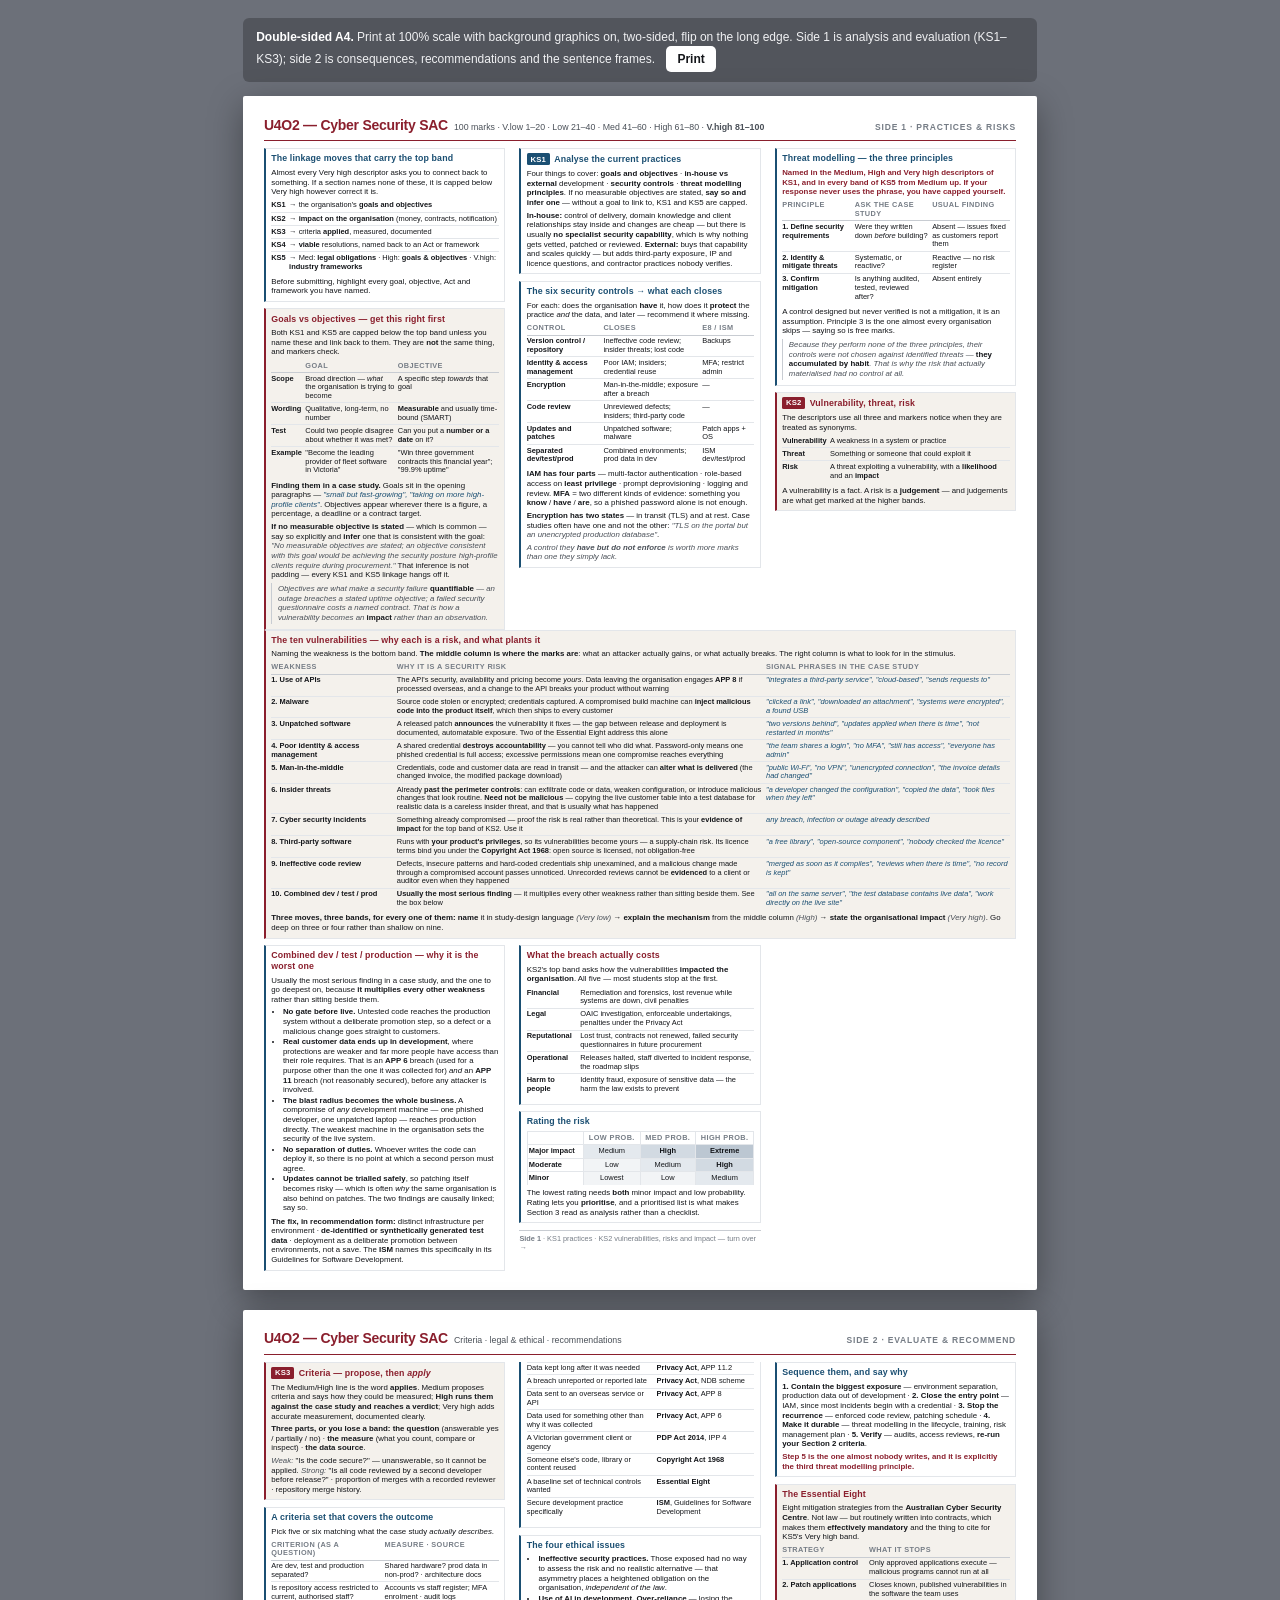
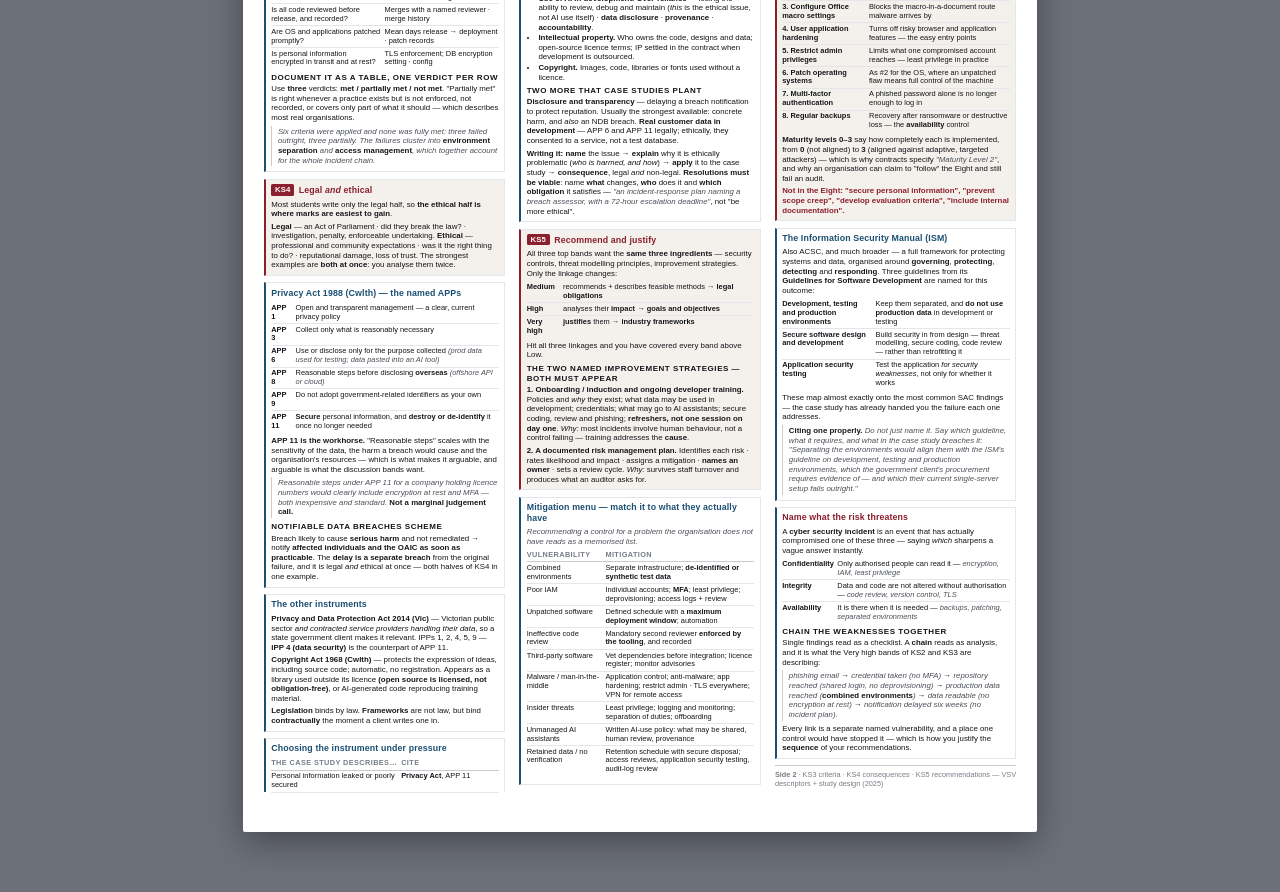
<file: sac-cheatsheet.html>
<!doctype html>
<html lang="en">
<head>
<meta charset="utf-8">
<meta name="viewport" content="width=device-width, initial-scale=1, viewport-fit=cover">
<title>U4O2 SAC Cheat Sheet · VCE Software Development</title>
<style>
/* ============================================================
   Double-sided A4 reference for the Unit 4 Outcome 2 SAC.
   Print-first: the two .sheet blocks are sized to exactly one
   A4 page each. On screen they are shown as two stacked cards.
   Self-contained — deliberately does not use main.css, so what
   prints does not depend on the site's theme.
   ============================================================ */

@page { size: A4; margin: 5.5mm 5.5mm 5mm; }

:root {
  --ink:      #14161a;
  --dim:      #4a5058;
  --faint:    #767d86;
  --rule:     #c8ccd2;
  --hair:     #e3e6ea;
  --accent:   #8a1f2d;   /* headings — dark enough to read in greyscale */
  --accent-2: #1b4f72;   /* key skills */
  --tint:     #f4f1ec;
  --tint-2:   #eef2f6;
  --page:     #fff;
}

* { box-sizing: border-box; }

body {
  margin: 0;
  background: #6c7079;
  color: var(--ink);
  font: 400 5.9pt/1.23 "Helvetica Neue", Helvetica, Arial, sans-serif;
  -webkit-text-size-adjust: 100%;
}

.sheet {
  position: relative;
  width: 210mm;
  min-height: 297mm;
  padding: 5.5mm 5.5mm 5mm;
  margin: 0 auto;
  background: var(--page);
  columns: 3;
  column-gap: 3.8mm;
  column-fill: balance;
}

.screen-note { display: block; }

/* ---- masthead spans all three columns ---- */
.mast {
  column-span: all;
  display: flex;
  align-items: baseline;
  gap: 6px;
  border-bottom: 1.4pt solid var(--accent);
  padding-bottom: 1.6mm;
  margin-bottom: 1.9mm;
}
.mast h1 {
  margin: 0;
  font-size: 10.5pt;
  letter-spacing: -0.2pt;
  color: var(--accent);
}
.mast .side {
  margin-left: auto;
  font-size: 6.4pt;
  font-weight: 700;
  color: var(--faint);
  text-transform: uppercase;
  letter-spacing: 0.6pt;
  white-space: nowrap;
}
.mast .sub { font-size: 6.6pt; color: var(--dim); }

/* ---- a block of content; kept whole in a column where it fits ---- */
.box {
  break-inside: avoid;
  margin: 0 0 1.7mm;
  padding: 1.1mm 1.4mm 1.3mm;
  border: 0.4pt solid var(--hair);
  border-left: 1.6pt solid var(--accent-2);
  background: #fff;
}
.box.tint  { background: var(--tint); border-left-color: var(--accent); }
.box.plain { border: 0; border-left: 0; padding: 0 0 0.6mm; }

h2 {
  margin: 0 0 1mm;
  font-size: 6.6pt;
  color: var(--accent-2);
  letter-spacing: 0.1pt;
}
h2 .ks {
  display: inline-block;
  background: var(--accent-2);
  color: #fff;
  font-size: 5.8pt;
  font-weight: 700;
  padding: 0.3mm 1mm;
  border-radius: 1.2pt;
  margin-right: 1.2mm;
  vertical-align: 1px;
}
.box.tint h2 { color: var(--accent); }
h2.risk { color: var(--accent); }

/* Tall boxes on a crowded side are allowed to run over a column boundary —
   keeping every one whole wastes more space than the split costs. Headings
   and table rows still never split. */
.sheet.flow .box { break-inside: auto; }
.sheet.flow .box.span { break-inside: avoid; }
.sheet.flow h2, .sheet.flow h3 { break-after: avoid; }
.sheet.flow tr, .sheet.flow li, .sheet.flow .frame { break-inside: avoid; }

/* A block that spans all three columns — used for the one table wide enough
   to need it. Balanced columns resume after it. */
.box.span { column-span: all; }
.vulns td:first-child  { width: 17%; }
.vulns td:nth-child(2) { width: 50%; }
.vulns td:last-child   { width: 33%; }
.box.tint h2 .ks { background: var(--accent); }

h3 {
  margin: 1mm 0 0.45mm;
  font-size: 6pt;
  color: var(--ink);
  text-transform: uppercase;
  letter-spacing: 0.4pt;
}
h3:first-child { margin-top: 0; }

p { margin: 0 0 0.75mm; }
p:last-child { margin-bottom: 0; }

ul, ol { margin: 0 0 0.9mm; padding-left: 3.1mm; }
li { margin-bottom: 0.35mm; }
ul.tight li { margin-bottom: 0.2mm; }

b, strong { font-weight: 700; }
em { font-style: italic; }
.q { color: var(--dim); font-style: italic; }
.sig { color: var(--accent-2); font-style: italic; }
.warn { color: var(--accent); font-weight: 700; }

table {
  width: 100%;
  border-collapse: collapse;
  margin: 0 0 1mm;
  font-size: 5.6pt;
  line-height: 1.17;
}
th, td {
  text-align: left;
  vertical-align: top;
  padding: 0.45mm 0.9mm 0.45mm 0;
  border-bottom: 0.3pt solid var(--hair);
}
th {
  font-size: 5.5pt;
  text-transform: uppercase;
  letter-spacing: 0.3pt;
  color: var(--faint);
  border-bottom: 0.5pt solid var(--rule);
  font-weight: 700;
}
tr:last-child td { border-bottom: 0; }
td:last-child, th:last-child { padding-right: 0; }

/* band scale strip */
.bands { display: flex; gap: 0.8mm; margin: 0 0 1mm; }
.bands div {
  flex: 1;
  text-align: center;
  padding: 0.7mm 0.2mm;
  background: var(--tint-2);
  border-radius: 1.2pt;
  line-height: 1.15;
}
.bands b { display: block; font-size: 6.2pt; }
.bands span { font-size: 5.6pt; color: var(--dim); }
.bands div:last-child { background: #dfe8ef; }

/* the three-move / verb ladders */
.ladder { margin: 0; padding: 0; list-style: none; counter-reset: rung; }
.ladder li {
  position: relative;
  padding-left: 4.2mm;
  margin-bottom: 0.6mm;
}
.ladder li::before {
  counter-increment: rung;
  content: counter(rung);
  position: absolute;
  left: 0;
  top: 0.1mm;
  width: 3.3mm;
  height: 3.3mm;
  border-radius: 50%;
  background: var(--accent-2);
  color: #fff;
  font-size: 5.4pt;
  font-weight: 700;
  text-align: center;
  line-height: 3.35mm;
}
.box.tint .ladder li::before { background: var(--accent); }

/* quotable sentence frames */
.frame {
  border-left: 1.2pt solid var(--rule);
  padding: 0.3mm 0 0.3mm 1.5mm;
  margin: 0 0 0.9mm;
  color: var(--dim);
  font-style: italic;
}
.frame b { color: var(--ink); font-style: normal; }

/* risk matrix */
.matrix td, .matrix th { text-align: center; padding: 0.5mm 0.3mm; border: 0.3pt solid var(--hair); }
.matrix th:first-child, .matrix td:first-child { text-align: left; font-weight: 700; }
.m-l { background: #f2f4f6; }
.m-m { background: #e4e9ee; }
.m-h { background: #d2dae2; font-weight: 700; }
.m-x { background: #bcc7d2; font-weight: 700; }

.checklist { list-style: none; margin: 0; padding: 0; }
.checklist li { padding-left: 3.4mm; position: relative; margin-bottom: 0.55mm; }
.checklist li::before {
  content: "";
  position: absolute;
  left: 0; top: 0.5mm;
  width: 2.3mm; height: 2.3mm;
  border: 0.5pt solid var(--dim);
  border-radius: 0.6pt;
}

/* Deliberately NOT column-span: a spanning element needs room after every
   column, which pushes it onto a second page. It sits at the foot of the
   last column instead. */
.foot {
  break-inside: avoid;
  border-top: 0.4pt solid var(--rule);
  margin-top: 1.2mm;
  padding-top: 0.9mm;
  font-size: 5.5pt;
  color: var(--faint);
}
.foot span { display: block; }
.foot span + span { margin-top: 0.4mm; font-style: italic; }

/* ---------- screen presentation ---------- */
@media screen {
  body { padding: 18px 12px 40px; }
  .sheet {
    box-shadow: 0 10px 34px rgba(0,0,0,.36);
    margin-bottom: 20px;
    border-radius: 2px;
  }
  .screen-note {
    max-width: 210mm;
    margin: 0 auto 14px;
    color: #f0f1f3;
    font-size: 12px;
    line-height: 1.5;
    background: rgba(0,0,0,.24);
    border-radius: 6px;
    padding: 10px 13px;
  }
  .screen-note b { color: #fff; }
  .screen-note button {
    font: inherit;
    font-weight: 600;
    margin-left: 8px;
    padding: 4px 11px;
    border: 0;
    border-radius: 5px;
    background: #fff;
    color: #14161a;
    cursor: pointer;
  }
}

@media print {
  body { background: #fff; padding: 0; }
  .screen-note { display: none; }
  .sheet {
    width: auto;
    min-height: 0;
    padding: 0;
    margin: 0;
    box-shadow: none;
    break-after: page;
  }
  .sheet:last-child { break-after: auto; }
}

/* phones: let it reflow rather than force a 210mm page */
@media screen and (max-width: 840px) {
  body { font-size: 11px; }
  .sheet { width: auto; min-height: 0; columns: 1; padding: 14px; }
  table { font-size: 10px; }
  h2 { font-size: 13px; } h3 { font-size: 11px; } .mast h1 { font-size: 18px; }
  .mast { flex-wrap: wrap; gap: 2px 8px; }
  .mast h1 { flex: 1 0 100%; }
  .mast .side { margin-left: 0; }
}
</style>
</head>
<body>

<div class="screen-note">
  <b>Double-sided A4.</b> Print at 100% scale with background graphics on, two-sided, flip on the long edge.
  Side 1 is analysis and evaluation (KS1–KS3); side 2 is consequences, recommendations and the sentence frames.
  <button onclick="window.print()">Print</button>
</div>

<!-- ==================== SIDE 1 ==================== -->
<section class="sheet">

  <div class="mast">
    <h1>U4O2 — Cyber Security SAC</h1>
    <div class="sub">100 marks · V.low 1–20 · Low 21–40 · Med 41–60 · High 61–80 · <b>V.high 81–100</b></div>
    <div class="side">Side 1 · Practices &amp; Risks</div>
  </div>

  <div class="box">
    <h2>The linkage moves that carry the top band</h2>
    <p>Almost every Very high descriptor asks you to connect back to something. If a section names none of
    these, it is capped below Very high however correct it is.</p>
    <table>
      <tr><td><b>KS1</b></td><td>→ the organisation's <b>goals and objectives</b></td></tr>
      <tr><td><b>KS2</b></td><td>→ <b>impact on the organisation</b> (money, contracts, notification)</td></tr>
      <tr><td><b>KS3</b></td><td>→ criteria <b>applied</b>, measured, documented</td></tr>
      <tr><td><b>KS4</b></td><td>→ <b>viable</b> resolutions, named back to an Act or framework</td></tr>
      <tr><td><b>KS5</b></td><td>→ Med: <b>legal obligations</b> · High: <b>goals &amp; objectives</b> · V.high: <b>industry frameworks</b></td></tr>
    </table>
    <p>Before submitting, highlight every goal, objective, Act and framework you have named.</p>
  </div>

  <div class="box tint">
    <h2>Goals vs objectives — get this right first</h2>
    <p>Both KS1 and KS5 are capped below the top band unless you name these and link back to them. They are
    <b>not</b> the same thing, and markers check.</p>
    <table>
      <tr><th></th><th>Goal</th><th>Objective</th></tr>
      <tr><td><b>Scope</b></td><td>Broad direction — <em>what</em> the organisation is trying to become</td><td>A specific step <em>towards</em> that goal</td></tr>
      <tr><td><b>Wording</b></td><td>Qualitative, long-term, no number</td><td><b>Measurable</b> and usually time-bound (SMART)</td></tr>
      <tr><td><b>Test</b></td><td>Could two people disagree about whether it was met?</td><td>Can you put a <b>number or a date</b> on it?</td></tr>
      <tr><td><b>Example</b></td><td>"Become the leading provider of fleet software in Victoria"</td><td>"Win three government contracts this financial year"; "99.9% uptime"</td></tr>
    </table>
    <p><b>Finding them in a case study.</b> Goals sit in the opening paragraphs — <span class="sig">"small but
    fast-growing", "taking on more high-profile clients"</span>. Objectives appear wherever there is a figure,
    a percentage, a deadline or a contract target.</p>
    <p><b>If no measurable objective is stated</b> — which is common — say so explicitly and <b>infer</b> one
    that is consistent with the goal: <span class="q">"No measurable objectives are stated; an objective
    consistent with this goal would be achieving the security posture high-profile clients require during
    procurement."</span> That inference is not padding — every KS1 and KS5 linkage hangs off it.</p>
    <p class="frame">Objectives are what make a security failure <b>quantifiable</b> — an outage breaches a
    stated uptime objective; a failed security questionnaire costs a named contract. That is how a
    vulnerability becomes an <b>impact</b> rather than an observation.</p>
  </div>

  <div class="box">
    <h2><span class="ks">KS1</span>Analyse the current practices</h2>
    <p>Four things to cover: <b>goals and objectives</b> · <b>in-house vs external</b> development ·
    <b>security controls</b> · <b>threat modelling principles</b>. If no measurable objectives are stated,
    <b>say so and infer one</b> — without a goal to link to, KS1 and KS5 are capped.</p>
    <p><b>In-house:</b> control of delivery, domain knowledge and client relationships stay inside and
    changes are cheap — but there is usually <b>no specialist security capability</b>, which is why nothing
    gets vetted, patched or reviewed. <b>External:</b> buys that capability and scales quickly — but adds
    third-party exposure, IP and licence questions, and contractor practices nobody verifies.</p>
  </div>

  <div class="box">
    <h2>The six security controls → what each closes</h2>
    <p>For each: does the organisation <b>have</b> it, how does it <b>protect</b> the practice <em>and</em>
    the data, and later — recommend it where missing.</p>
    <table>
      <tr><th>Control</th><th>Closes</th><th>E8 / ISM</th></tr>
      <tr><td><b>Version control / repository</b></td><td>Ineffective code review; insider threats; lost code</td><td>Backups</td></tr>
      <tr><td><b>Identity &amp; access management</b></td><td>Poor IAM; insiders; credential reuse</td><td>MFA; restrict admin</td></tr>
      <tr><td><b>Encryption</b></td><td>Man-in-the-middle; exposure after a breach</td><td>—</td></tr>
      <tr><td><b>Code review</b></td><td>Unreviewed defects; insiders; third-party code</td><td>—</td></tr>
      <tr><td><b>Updates and patches</b></td><td>Unpatched software; malware</td><td>Patch apps + OS</td></tr>
      <tr><td><b>Separated dev/test/prod</b></td><td>Combined environments; prod data in dev</td><td>ISM dev/test/prod</td></tr>
    </table>
    <p><b>IAM has four parts</b> — multi-factor authentication · role-based access on <b>least privilege</b> ·
    prompt deprovisioning · logging and review. <b>MFA</b> = two different kinds of evidence: something you
    <b>know</b> / <b>have</b> / <b>are</b>, so a phished password alone is not enough.</p>
    <p><b>Encryption has two states</b> — in transit (TLS) and at rest. Case studies often have one and not
    the other: <span class="q">"TLS on the portal but an unencrypted production database"</span>.</p>
    <p class="q">A control they <b>have but do not enforce</b> is worth more marks than one they simply lack.</p>
  </div>

  <div class="box">
    <h2>Threat modelling — the three principles</h2>
    <p class="warn">Named in the Medium, High and Very high descriptors of KS1, and in every band of KS5 from
    Medium up. If your response never uses the phrase, you have capped yourself.</p>
    <table>
      <tr><th>Principle</th><th>Ask the case study</th><th>Usual finding</th></tr>
      <tr><td><b>1. Define security requirements</b></td><td>Were they written down <em>before</em> building?</td><td>Absent — issues fixed as customers report them</td></tr>
      <tr><td><b>2. Identify &amp; mitigate threats</b></td><td>Systematic, or reactive?</td><td>Reactive — no risk register</td></tr>
      <tr><td><b>3. Confirm mitigation</b></td><td>Is anything audited, tested, reviewed after?</td><td>Absent entirely</td></tr>
    </table>
    <p>A control designed but never verified is not a mitigation, it is an assumption. Principle 3 is the one
    almost every organisation skips — saying so is free marks.</p>
    <p class="frame">Because they perform none of the three principles, their controls were not chosen
    against identified threats — <b>they accumulated by habit</b>. That is why the risk that actually
    materialised had no control at all.</p>
  </div>

  <div class="box tint">
    <h2><span class="ks">KS2</span>Vulnerability, threat, risk</h2>
    <p>The descriptors use all three and markers notice when they are treated as synonyms.</p>
    <table>
      <tr><td><b>Vulnerability</b></td><td>A weakness in a system or practice</td></tr>
      <tr><td><b>Threat</b></td><td>Something or someone that could exploit it</td></tr>
      <tr><td><b>Risk</b></td><td>A threat exploiting a vulnerability, with a <b>likelihood</b> and an <b>impact</b></td></tr>
    </table>
    <p>A vulnerability is a fact. A risk is a <b>judgement</b> — and judgements are what get marked at the
    higher bands.</p>
  </div>

  <div class="box tint span">
    <h2>The ten vulnerabilities — why each is a risk, and what plants it</h2>
    <p>Naming the weakness is the bottom band. <b>The middle column is where the marks are</b>: what an
    attacker actually gains, or what actually breaks. The right column is what to look for in the stimulus.</p>
    <table class="vulns">
      <tr><th>Weakness</th><th>Why it is a security risk</th><th>Signal phrases in the case study</th></tr>
      <tr>
        <td><b>1. Use of APIs</b></td>
        <td>The API's security, availability and pricing become <em>yours</em>. Data leaving the organisation engages <b>APP 8</b> if processed overseas, and a change to the API breaks your product without warning</td>
        <td class="sig">"integrates a third-party service", "cloud-based", "sends requests to"</td>
      </tr>
      <tr>
        <td><b>2. Malware</b></td>
        <td>Source code stolen or encrypted; credentials captured. A compromised build machine can <b>inject malicious code into the product itself</b>, which then ships to every customer</td>
        <td class="sig">"clicked a link", "downloaded an attachment", "systems were encrypted", a found USB</td>
      </tr>
      <tr>
        <td><b>3. Unpatched software</b></td>
        <td>A released patch <b>announces</b> the vulnerability it fixes — the gap between release and deployment is documented, automatable exposure. Two of the Essential Eight address this alone</td>
        <td class="sig">"two versions behind", "updates applied when there is time", "not restarted in months"</td>
      </tr>
      <tr>
        <td><b>4. Poor identity &amp; access management</b></td>
        <td>A shared credential <b>destroys accountability</b> — you cannot tell who did what. Password-only means one phished credential is full access; excessive permissions mean one compromise reaches everything</td>
        <td class="sig">"the team shares a login", "no MFA", "still has access", "everyone has admin"</td>
      </tr>
      <tr>
        <td><b>5. Man-in-the-middle</b></td>
        <td>Credentials, code and customer data are read in transit — and the attacker can <b>alter what is delivered</b> (the changed invoice, the modified package download)</td>
        <td class="sig">"public Wi-Fi", "no VPN", "unencrypted connection", "the invoice details had changed"</td>
      </tr>
      <tr>
        <td><b>6. Insider threats</b></td>
        <td>Already <b>past the perimeter controls</b>: can exfiltrate code or data, weaken configuration, or introduce malicious changes that look routine. <b>Need not be malicious</b> — copying the live customer table into a test database for realistic data is a careless insider threat, and that is usually what has happened</td>
        <td class="sig">"a developer changed the configuration", "copied the data", "took files when they left"</td>
      </tr>
      <tr>
        <td><b>7. Cyber security incidents</b></td>
        <td>Something already compromised — proof the risk is real rather than theoretical. This is your <b>evidence of impact</b> for the top band of KS2. Use it</td>
        <td class="sig">any breach, infection or outage already described</td>
      </tr>
      <tr>
        <td><b>8. Third-party software</b></td>
        <td>Runs with <b>your product's privileges</b>, so its vulnerabilities become yours — a supply-chain risk. Its licence terms bind you under the <b>Copyright Act 1968</b>: open source is licensed, not obligation-free</td>
        <td class="sig">"a free library", "open-source component", "nobody checked the licence"</td>
      </tr>
      <tr>
        <td><b>9. Ineffective code review</b></td>
        <td>Defects, insecure patterns and hard-coded credentials ship unexamined, and a malicious change made through a compromised account passes unnoticed. Unrecorded reviews cannot be <b>evidenced</b> to a client or auditor even when they happened</td>
        <td class="sig">"merged as soon as it compiles", "reviews when there is time", "no record is kept"</td>
      </tr>
      <tr>
        <td><b>10. Combined dev / test / prod</b></td>
        <td><b>Usually the most serious finding</b> — it multiplies every other weakness rather than sitting beside them. See the box below</td>
        <td class="sig">"all on the same server", "the test database contains live data", "work directly on the live site"</td>
      </tr>
    </table>
    <p><b>Three moves, three bands, for every one of them:</b> <b>name</b> it in study-design language
    <span class="q">(Very low)</span> → <b>explain the mechanism</b> from the middle column
    <span class="q">(High)</span> → <b>state the organisational impact</b> <span class="q">(Very high)</span>.
    Go deep on three or four rather than shallow on nine.</p>
  </div>

  <div class="box">
    <h2 class="risk">Combined dev / test / production — why it is the worst one</h2>
    <p>Usually the most serious finding in a case study, and the one to go deepest on, because <b>it multiplies
    every other weakness</b> rather than sitting beside them.</p>
    <ul class="tight">
      <li><b>No gate before live.</b> Untested code reaches the production system without a deliberate
      promotion step, so a defect or a malicious change goes straight to customers.</li>
      <li><b>Real customer data ends up in development</b>, where protections are weaker and far more people
      have access than their role requires. That is an <b>APP 6</b> breach (used for a purpose other than the
      one it was collected for) <em>and</em> an <b>APP 11</b> breach (not reasonably secured), before any
      attacker is involved.</li>
      <li><b>The blast radius becomes the whole business.</b> A compromise of <em>any</em> development
      machine — one phished developer, one unpatched laptop — reaches production directly. The weakest
      machine in the organisation sets the security of the live system.</li>
      <li><b>No separation of duties.</b> Whoever writes the code can deploy it, so there is no point at which
      a second person must agree.</li>
      <li><b>Updates cannot be trialled safely</b>, so patching itself becomes risky — which is often <em>why</em>
      the same organisation is also behind on patches. The two findings are causally linked; say so.</li>
    </ul>
    <p><b>The fix, in recommendation form:</b> distinct infrastructure per environment · <b>de-identified or
    synthetically generated test data</b> · deployment as a deliberate promotion between environments, not a
    save. The <b>ISM</b> names this specifically in its Guidelines for Software Development.</p>
  </div>


  <div class="box">
    <h2 class="risk">What the breach actually costs</h2>
    <p>KS2's top band asks how the vulnerabilities <b>impacted the organisation</b>. All five — most students
    stop at the first.</p>
    <table>
      <tr><td><b>Financial</b></td><td>Remediation and forensics, lost revenue while systems are down, civil penalties</td></tr>
      <tr><td><b>Legal</b></td><td>OAIC investigation, enforceable undertakings, penalties under the Privacy Act</td></tr>
      <tr><td><b>Reputational</b></td><td>Lost trust, contracts not renewed, failed security questionnaires in future procurement</td></tr>
      <tr><td><b>Operational</b></td><td>Releases halted, staff diverted to incident response, the roadmap slips</td></tr>
      <tr><td><b>Harm to people</b></td><td>Identity fraud, exposure of sensitive data — the harm the law exists to prevent</td></tr>
    </table>
  </div>

  <div class="box">
    <h2>Rating the risk</h2>
    <table class="matrix">
      <tr><th></th><th>Low prob.</th><th>Med prob.</th><th>High prob.</th></tr>
      <tr><td>Major impact</td><td class="m-m">Medium</td><td class="m-h">High</td><td class="m-x">Extreme</td></tr>
      <tr><td>Moderate</td><td class="m-l">Low</td><td class="m-m">Medium</td><td class="m-h">High</td></tr>
      <tr><td>Minor</td><td class="m-l">Lowest</td><td class="m-l">Low</td><td class="m-m">Medium</td></tr>
    </table>
    <p>The lowest rating needs <b>both</b> minor impact and low probability. Rating lets you <b>prioritise</b>,
    and a prioritised list is what makes Section 3 read as analysis rather than a checklist.</p>
  </div>



  <div class="foot">
    <span><b>Side 1</b> · KS1 practices · KS2 vulnerabilities, risks and impact — turn over →</span>
  </div>

</section>

<!-- ==================== SIDE 2 ==================== -->
<section class="sheet flow">

  <div class="mast">
    <h1>U4O2 — Cyber Security SAC</h1>
    <div class="sub">Criteria · legal &amp; ethical · recommendations</div>
    <div class="side">Side 2 · Evaluate &amp; Recommend</div>
  </div>

  <div class="box tint">
    <h2><span class="ks">KS3</span>Criteria — propose, then <em>apply</em></h2>
    <p>The Medium/High line is the word <b>applies</b>. Medium proposes criteria and says how they could be
    measured; <b>High runs them against the case study and reaches a verdict</b>; Very high adds accurate
    measurement, documented clearly.</p>
    <p><b>Three parts, or you lose a band:</b> <b>the question</b> (answerable yes / partially / no) ·
    <b>the measure</b> (what you count, compare or inspect) · <b>the data source</b>.</p>
    <p><span class="q">Weak:</span> "Is the code secure?" — unanswerable, so it cannot be applied.
    <span class="q">Strong:</span> "Is all code reviewed by a second developer before release?" · proportion of
    merges with a recorded reviewer · repository merge history.</p>
  </div>

  <div class="box">
    <h2>A criteria set that covers the outcome</h2>
    <p>Pick five or six matching what the case study <em>actually describes</em>.</p>
    <table>
      <tr><th>Criterion (as a question)</th><th>Measure · source</th></tr>
      <tr><td>Are dev, test and production separated?</td><td>Shared hardware? prod data in non-prod? · architecture docs</td></tr>
      <tr><td>Is repository access restricted to current, authorised staff?</td><td>Accounts vs staff register; MFA enrolment · audit logs</td></tr>
      <tr><td>Is all code reviewed before release, and recorded?</td><td>Merges with a named reviewer · merge history</td></tr>
      <tr><td>Are OS and applications patched promptly?</td><td>Mean days release → deployment · patch records</td></tr>
      <tr><td>Is personal information encrypted in transit and at rest?</td><td>TLS enforcement; DB encryption setting · config</td></tr>
    </table>
    <h3>Document it as a table, one verdict per row</h3>
    <p>Use <b>three</b> verdicts: <b>met / partially met / not met</b>. "Partially met" is right whenever a
    practice exists but is not enforced, not recorded, or covers only part of what it should — which describes
    most real organisations.</p>
    <p class="frame">Six criteria were applied and none was fully met: three failed outright, three
    partially. The failures cluster into <b>environment separation</b> and <b>access management</b>, which
    together account for the whole incident chain.</p>
  </div>

  <div class="box tint">
    <h2><span class="ks">KS4</span>Legal <em>and</em> ethical</h2>
    <p>Most students write only the legal half, so <b>the ethical half is where marks are easiest to gain</b>.</p>
    <p><b>Legal</b> — an Act of Parliament · did they break the law? · investigation, penalty, enforceable
    undertaking. <b>Ethical</b> — professional and community expectations · was it the right thing to do? ·
    reputational damage, loss of trust. The strongest examples are <b>both at once</b>: you analyse them
    twice.</p>
  </div>

  <div class="box">
    <h2>Privacy Act 1988 (Cwlth) — the named APPs</h2>
    <table>
      <tr><td><b>APP 1</b></td><td>Open and transparent management — a clear, current privacy policy</td></tr>
      <tr><td><b>APP 3</b></td><td>Collect only what is reasonably necessary</td></tr>
      <tr><td><b>APP 6</b></td><td>Use or disclose only for the purpose collected <span class="q">(prod data used for testing; data pasted into an AI tool)</span></td></tr>
      <tr><td><b>APP 8</b></td><td>Reasonable steps before disclosing <b>overseas</b> <span class="q">(offshore API or cloud)</span></td></tr>
      <tr><td><b>APP 9</b></td><td>Do not adopt government-related identifiers as your own</td></tr>
      <tr><td><b>APP 11</b></td><td><b>Secure</b> personal information, and <b>destroy or de-identify</b> it once no longer needed</td></tr>
    </table>
    <p><b>APP 11 is the workhorse.</b> "Reasonable steps" scales with the sensitivity of the data, the harm a
    breach would cause and the organisation's resources — which is what makes it arguable, and arguable is
    what the discussion bands want.</p>
    <p class="frame">Reasonable steps under APP 11 for a company holding licence numbers would clearly
    include encryption at rest and MFA — both inexpensive and standard. <b>Not a marginal judgement call.</b></p>
    <h3>Notifiable Data Breaches scheme</h3>
    <p>Breach likely to cause <b>serious harm</b> and not remediated → notify <b>affected individuals and the
    OAIC as soon as practicable</b>. The <b>delay is a separate breach</b> from the original failure, and it is
    legal <em>and</em> ethical at once — both halves of KS4 in one example.</p>
  </div>

  <div class="box">
    <h2>The other instruments</h2>
    <p><b>Privacy and Data Protection Act 2014 (Vic)</b> — Victorian public sector <em>and contracted service
    providers handling their data</em>, so a state government client makes it relevant. IPPs 1, 2, 4, 5, 9 —
    <b>IPP 4 (data security)</b> is the counterpart of APP 11.</p>
    <p><b>Copyright Act 1968 (Cwlth)</b> — protects the expression of ideas, including source code; automatic,
    no registration. Appears as a library used outside its licence <b>(open source is licensed, not
    obligation-free)</b>, or AI-generated code reproducing training material.</p>
    <p><b>Legislation</b> binds by law. <b>Frameworks</b> are not law, but bind <b>contractually</b> the moment
    a client writes one in.</p>
  </div>

  <div class="box">
    <h2>Choosing the instrument under pressure</h2>
    <table>
      <tr><th>The case study describes…</th><th>Cite</th></tr>
      <tr><td>Personal information leaked or poorly secured</td><td><b>Privacy Act</b>, APP 11</td></tr>
      <tr><td>Data kept long after it was needed</td><td><b>Privacy Act</b>, APP 11.2</td></tr>
      <tr><td>A breach unreported or reported late</td><td><b>Privacy Act</b>, NDB scheme</td></tr>
      <tr><td>Data sent to an overseas service or API</td><td><b>Privacy Act</b>, APP 8</td></tr>
      <tr><td>Data used for something other than why it was collected</td><td><b>Privacy Act</b>, APP 6</td></tr>
      <tr><td>A Victorian government client or agency</td><td><b>PDP Act 2014</b>, IPP 4</td></tr>
      <tr><td>Someone else's code, library or content reused</td><td><b>Copyright Act 1968</b></td></tr>
      <tr><td>A baseline set of technical controls wanted</td><td><b>Essential Eight</b></td></tr>
      <tr><td>Secure development practice specifically</td><td><b>ISM</b>, Guidelines for Software Development</td></tr>
    </table>
  </div>

  <div class="box">
    <h2>The four ethical issues</h2>
    <ul class="tight">
      <li><b>Ineffective security practices.</b> Those exposed had no way to assess the risk and no realistic alternative — that asymmetry places a heightened obligation on the organisation, <em>independent of the law</em>.</li>
      <li><b>Use of AI in development.</b> <b>Over-reliance</b> — losing the ability to review, debug and
      maintain (<em>this</em> is the ethical issue, not AI use itself) · <b>data disclosure</b> ·
      <b>provenance</b> · <b>accountability</b>.</li>
      <li><b>Intellectual property.</b> Who owns the code, designs and data; open-source licence terms; IP
      settled in the contract when development is outsourced.</li>
      <li><b>Copyright.</b> Images, code, libraries or fonts used without a licence.</li>
    </ul>
    <h3>Two more that case studies plant</h3>
    <p><b>Disclosure and transparency</b> — delaying a breach notification to protect reputation. Usually the
    strongest available: concrete harm, and <em>also</em> an NDB breach. <b>Real customer data in
    development</b> — APP 6 and APP 11 legally; ethically, they consented to a service, not a test database.</p>
    <p><b>Writing it:</b> <b>name</b> the issue → <b>explain</b> why it is ethically problematic (<em>who is
    harmed, and how</em>) → <b>apply</b> it to the case study → <b>consequence</b>, legal <em>and</em>
    non-legal. <b>Resolutions must be viable</b>: name <b>what</b> changes, <b>who</b> does it and <b>which
    obligation</b> it satisfies — <span class="q">"an incident-response plan naming a breach assessor, with a
    72-hour escalation deadline"</span>, not "be more ethical".</p>
  </div>

  <div class="box tint">
    <h2><span class="ks">KS5</span>Recommend and justify</h2>
    <p>All three top bands want the <b>same three ingredients</b> — security controls, threat modelling
    principles, improvement strategies. Only the linkage changes:</p>
    <table>
      <tr><td><b>Medium</b></td><td>recommends + describes feasible methods → <b>legal obligations</b></td></tr>
      <tr><td><b>High</b></td><td>analyses their <b>impact</b> → <b>goals and objectives</b></td></tr>
      <tr><td><b>Very high</b></td><td><b>justifies</b> them → <b>industry frameworks</b></td></tr>
    </table>
    <p>Hit all three linkages and you have covered every band above Low.</p>
    <h3>The two named improvement strategies — both must appear</h3>
    <p><b>1. Onboarding / induction and ongoing developer training.</b> Policies and <em>why</em> they exist;
    what data may be used in development; credentials; what may go to AI assistants; secure coding, review and
    phishing; <b>refreshers, not one session on day one</b>. <em>Why:</em> most incidents involve human
    behaviour, not a control failing — training addresses the <b>cause</b>.</p>
    <p><b>2. A documented risk management plan.</b> Identifies each risk · rates likelihood and impact ·
    assigns a mitigation · <b>names an owner</b> · sets a review cycle. <em>Why:</em> survives staff turnover
    and produces what an auditor asks for.</p>
  </div>

  <div class="box">
    <h2>Mitigation menu — match it to what they actually have</h2>
    <p class="q">Recommending a control for a problem the organisation does not have reads as a memorised list.</p>
    <table>
      <tr><th>Vulnerability</th><th>Mitigation</th></tr>
      <tr><td>Combined environments</td><td>Separate infrastructure; <b>de-identified or synthetic test data</b></td></tr>
      <tr><td>Poor IAM</td><td>Individual accounts; <b>MFA</b>; least privilege; deprovisioning; access logs + review</td></tr>
      <tr><td>Unpatched software</td><td>Defined schedule with a <b>maximum deployment window</b>; automation</td></tr>
      <tr><td>Ineffective code review</td><td>Mandatory second reviewer <b>enforced by the tooling</b>, and recorded</td></tr>
      <tr><td>Third-party software</td><td>Vet dependencies before integration; licence register; monitor advisories</td></tr>
      <tr><td>Malware / man-in-the-middle</td><td>Application control; anti-malware; app hardening; restrict admin · TLS everywhere; VPN for remote access</td></tr>
      <tr><td>Insider threats</td><td>Least privilege; logging and monitoring; separation of duties; offboarding</td></tr>
      <tr><td>Unmanaged AI assistants</td><td>Written AI-use policy: what may be shared, human review, provenance</td></tr>
      <tr><td>Retained data / no verification</td><td>Retention schedule with secure disposal; access reviews, application security testing, audit-log review</td></tr>
    </table>
  </div>

  <div class="box">
    <h2>Sequence them, and say why</h2>
    <p><b>1. Contain the biggest exposure</b> — environment separation, production data out of development ·
    <b>2. Close the entry point</b> — IAM, since most incidents begin with a credential · <b>3. Stop the
    recurrence</b> — enforced code review, patching schedule · <b>4. Make it durable</b> — threat modelling in
    the lifecycle, training, risk management plan · <b>5. Verify</b> — audits, access reviews, <b>re-run your
    Section 2 criteria</b>.</p>
    <p class="warn">Step 5 is the one almost nobody writes, and it is explicitly the third threat modelling
    principle.</p>
  </div>

  <div class="box tint">
    <h2>The Essential Eight</h2>
    <p>Eight mitigation strategies from the <b>Australian Cyber Security Centre</b>. Not law — but routinely
    written into contracts, which makes them <b>effectively mandatory</b> and the thing to cite for KS5's
    Very high band.</p>
    <table>
      <tr><th>Strategy</th><th>What it stops</th></tr>
      <tr><td><b>1. Application control</b></td><td>Only approved applications execute — malicious programs cannot run at all</td></tr>
      <tr><td><b>2. Patch applications</b></td><td>Closes known, published vulnerabilities in the software the team uses</td></tr>
      <tr><td><b>3. Configure Office macro settings</b></td><td>Blocks the macro-in-a-document route malware arrives by</td></tr>
      <tr><td><b>4. User application hardening</b></td><td>Turns off risky browser and application features — the easy entry points</td></tr>
      <tr><td><b>5. Restrict admin privileges</b></td><td>Limits what one compromised account reaches — least privilege in practice</td></tr>
      <tr><td><b>6. Patch operating systems</b></td><td>As #2 for the OS, where an unpatched flaw means full control of the machine</td></tr>
      <tr><td><b>7. Multi-factor authentication</b></td><td>A phished password alone is no longer enough to log in</td></tr>
      <tr><td><b>8. Regular backups</b></td><td>Recovery after ransomware or destructive loss — the <b>availability</b> control</td></tr>
    </table>
    <p><b>Maturity levels 0–3</b> say how completely each is implemented, from <b>0</b> (not aligned) to
    <b>3</b> (aligned against adaptive, targeted attackers) — which is why contracts specify
    <span class="q">"Maturity Level 2"</span>, and why an organisation can claim to "follow" the Eight and
    still fail an audit.</p>
    <p class="warn">Not in the Eight: "secure personal information", "prevent scope creep", "develop evaluation
    criteria", "include internal documentation".</p>
  </div>

  <div class="box">
    <h2>The Information Security Manual (ISM)</h2>
    <p>Also ACSC, and much broader — a full framework for protecting systems and data, organised around
    <b>governing</b>, <b>protecting</b>, <b>detecting</b> and <b>responding</b>. Three guidelines from its
    <b>Guidelines for Software Development</b> are named for this outcome:</p>
    <table>
      <tr><td><b>Development, testing and production environments</b></td><td>Keep them separated, and <b>do not use production data</b> in development or testing</td></tr>
      <tr><td><b>Secure software design and development</b></td><td>Build security in from design — threat modelling, secure coding, code review — rather than retrofitting it</td></tr>
      <tr><td><b>Application security testing</b></td><td>Test the application <em>for security weaknesses</em>, not only for whether it works</td></tr>
    </table>
    <p>These map almost exactly onto the most common SAC findings — the case study has already handed you the
    failure each one addresses.</p>
    <p class="frame"><b>Citing one properly.</b> Do not just name it. Say which guideline, what it requires,
    and what in the case study breaches it: <span class="q">"Separating the environments would align them with
    the ISM's guideline on development, testing and production environments, which the government client's
    procurement requires evidence of — and which their current single-server setup fails outright."</span></p>
  </div>



  <div class="box">
    <h2 class="risk">Name what the risk threatens</h2>
    <p>A <b>cyber security incident</b> is an event that has actually compromised one of these three — saying
    <em>which</em> sharpens a vague answer instantly.</p>
    <table>
      <tr><td><b>Confidentiality</b></td><td>Only authorised people can read it — <span class="q">encryption, IAM, least privilege</span></td></tr>
      <tr><td><b>Integrity</b></td><td>Data and code are not altered without authorisation — <span class="q">code review, version control, TLS</span></td></tr>
      <tr><td><b>Availability</b></td><td>It is there when it is needed — <span class="q">backups, patching, separated environments</span></td></tr>
    </table>
    <h3>Chain the weaknesses together</h3>
    <p>Single findings read as a checklist. A <b>chain</b> reads as analysis, and it is what the Very high
    bands of KS2 and KS3 are describing:</p>
    <p class="frame">phishing email <b>→</b> credential taken (no MFA) <b>→</b> repository reached (shared
    login, no deprovisioning) <b>→</b> production data reached (<b>combined environments</b>) <b>→</b> data
    readable (no encryption at rest) <b>→</b> notification delayed six weeks (no incident plan).</p>
    <p>Every link is a separate named vulnerability, and a place one control would have stopped it — which is
    how you justify the <b>sequence</b> of your recommendations.</p>
  </div>


  <div class="foot">
    <span><b>Side 2</b> · KS3 criteria · KS4 consequences · KS5 recommendations — VSV descriptors + study design (2025)</span>
  </div>

</section>

</body>
</html>
</file>
<file: assets/css/main.css>
/* ============================================================
   SoftDev Revision — VCE Applied Computing Units 3 & 4
   ============================================================ */

:root {
  --bg:            #f7f8fa;
  --surface:       #ffffff;
  --surface-2:     #f0f2f6;
  --border:        #e2e6ed;
  --border-strong: #cbd2dd;
  --text:          #1b1f26;
  --text-muted:    #5b6472;
  --text-faint:    #8b94a3;

  --accent:        #1465c0;
  --accent-soft:   #e7f0fb;
  --accent-text:   #0d4f9a;

  --u3a1: #2f7d5d;
  --u3a2: #1465c0;
  --u4a1: #9a5b12;
  --u4a2: #a33a52;
  --exam: #5b3fa8;

  --ok:      #1f7a4d;
  --ok-soft: #e4f4ec;
  --bad:      #b3312f;
  --bad-soft: #fbeaea;
  --warn-soft:#fdf3e2;
  --warn:     #8a5a12;

  --radius: 10px;
  --radius-lg: 14px;
  --shadow-sm: 0 1px 2px rgba(16,24,40,.06), 0 1px 3px rgba(16,24,40,.08);
  --shadow-md: 0 4px 12px rgba(16,24,40,.08), 0 2px 4px rgba(16,24,40,.04);
  --shadow-lg: 0 12px 32px rgba(16,24,40,.14);

  --sidebar-w: 306px;
  --topbar-h: 60px;

  --font: -apple-system, BlinkMacSystemFont, "Segoe UI", Inter, Roboto, "Helvetica Neue", Arial, sans-serif;
  --mono: ui-monospace, SFMono-Regular, "SF Mono", Menlo, Consolas, "Liberation Mono", monospace;
}

html[data-theme="dark"] {
  --bg:            #10141b;
  --surface:       #171c25;
  --surface-2:     #1e2530;
  --border:        #2a323f;
  --border-strong: #3a4453;
  --text:          #e6eaf1;
  --text-muted:    #a4aebd;
  --text-faint:    #7c8697;

  --accent:        #5ea6f5;
  --accent-soft:   #17293f;
  --accent-text:   #8cc2ff;

  --u3a1: #5cc294;
  --u3a2: #5ea6f5;
  --u4a1: #ddad5f;
  --u4a2: #ef8098;
  --exam: #a48ce8;

  --ok:      #57c98c;
  --ok-soft: #14301f;
  --bad:      #f08a86;
  --bad-soft: #351a1a;
  --warn-soft:#33280f;
  --warn:     #e0b256;

  --shadow-sm: 0 1px 2px rgba(0,0,0,.4);
  --shadow-md: 0 4px 14px rgba(0,0,0,.4);
  --shadow-lg: 0 14px 36px rgba(0,0,0,.55);
}

* { box-sizing: border-box; }

html { scroll-behavior: smooth; }

body {
  margin: 0;
  font-family: var(--font);
  background: var(--bg);
  color: var(--text);
  font-size: 16px;
  line-height: 1.65;
  -webkit-font-smoothing: antialiased;
}

a { color: var(--accent-text); }

.skip-link {
  position: absolute; left: -9999px; top: 0; z-index: 200;
  background: var(--accent); color: #fff; padding: 10px 16px; border-radius: 0 0 8px 0;
}
.skip-link:focus { left: 0; }

/* ---------------- Top bar ---------------- */

.topbar {
  position: sticky; top: 0; z-index: 60;
  height: var(--topbar-h);
  display: flex; align-items: center; gap: 12px;
  padding: 0 16px;
  background: var(--surface);
  border-bottom: 1px solid var(--border);
}

.brand { display: flex; align-items: center; gap: 10px; text-decoration: none; color: inherit; flex-shrink: 0; }
.brand-mark {
  width: 34px; height: 34px; border-radius: 9px;
  display: grid; place-items: center;
  background: linear-gradient(135deg, var(--u3a2), var(--exam));
  color: #fff; font-weight: 800; font-size: 13px; letter-spacing: .5px;
}
.brand-text { display: flex; flex-direction: column; line-height: 1.2; }
.brand-text strong { font-size: 15px; }
.brand-text small { font-size: 11px; color: var(--text-faint); }

.search-wrap { position: relative; margin-left: auto; flex: 1; max-width: 420px; }
#search {
  width: 100%; height: 38px; padding: 0 14px;
  border: 1px solid var(--border-strong); border-radius: 20px;
  background: var(--surface-2); color: var(--text); font: inherit; font-size: 14px;
}
#search:focus { outline: 2px solid var(--accent); outline-offset: 1px; background: var(--surface); }

.search-results {
  position: absolute; top: 46px; left: 0; right: 0; z-index: 70;
  background: var(--surface); border: 1px solid var(--border);
  border-radius: var(--radius); box-shadow: var(--shadow-lg);
  max-height: 62vh; overflow-y: auto; padding: 6px;
}
.search-results a {
  display: block; padding: 9px 12px; border-radius: 8px;
  text-decoration: none; color: var(--text); font-size: 14px;
}
.search-results a:hover, .search-results a:focus { background: var(--accent-soft); }
.search-results .sr-kind { font-size: 11px; text-transform: uppercase; letter-spacing: .06em; color: var(--text-faint); display: block; }
.search-results .sr-empty { padding: 14px; color: var(--text-muted); font-size: 14px; }

.icon-btn {
  width: 38px; height: 38px; flex-shrink: 0;
  display: grid; place-items: center;
  background: transparent; border: 1px solid transparent; border-radius: 9px;
  color: var(--text-muted); cursor: pointer;
}
.icon-btn:hover { background: var(--surface-2); color: var(--text); }

.nav-toggle { display: none; }
.burger, .burger::before, .burger::after {
  display: block; width: 18px; height: 2px; background: currentColor; border-radius: 2px; position: relative;
}
.burger::before, .burger::after { content: ""; position: absolute; left: 0; }
.burger::before { top: -6px; } .burger::after { top: 6px; }

/* ---------------- Layout ---------------- */

.layout { display: flex; align-items: flex-start; }

.sidebar {
  width: var(--sidebar-w); flex-shrink: 0;
  position: sticky; top: var(--topbar-h);
  height: calc(100vh - var(--topbar-h));
  overflow-y: auto;
  background: var(--surface);
  border-right: 1px solid var(--border);
}
.sidebar-inner { padding: 16px 12px 48px; }

.main {
  flex: 1; min-width: 0;
  padding: 32px 40px 96px;
  max-width: 940px;
  margin: 0 auto;
}
.main:focus { outline: none; }

.scrim { position: fixed; inset: var(--topbar-h) 0 0 0; background: rgba(10,14,20,.5); z-index: 45; }

/* ---------------- Sidebar nav ---------------- */

.nav-section + .nav-section { margin-top: 6px; }

.nav-head {
  display: flex; align-items: center; gap: 9px; width: 100%;
  padding: 9px 10px; border: 0; border-radius: 8px;
  background: transparent; color: var(--text); font: inherit; font-weight: 650; font-size: 14px;
  cursor: pointer; text-align: left;
}
.nav-head:hover { background: var(--surface-2); }
.nav-dot { width: 9px; height: 9px; border-radius: 50%; flex-shrink: 0; background: var(--accent); }
.nav-head .chev { margin-left: auto; color: var(--text-faint); transition: transform .16s ease; }
.nav-head[aria-expanded="true"] .chev { transform: rotate(90deg); }
.nav-head .nav-count { font-size: 11px; color: var(--text-faint); font-weight: 500; }

.nav-list { list-style: none; margin: 2px 0 6px; padding: 0 0 0 18px; border-left: 1px solid var(--border); margin-left: 14px; }
.nav-list[hidden] { display: none; }
.nav-list a {
  display: flex; align-items: center; gap: 8px;
  padding: 6px 10px; border-radius: 7px;
  font-size: 13.5px; color: var(--text-muted); text-decoration: none; line-height: 1.4;
}
.nav-list a:hover { background: var(--surface-2); color: var(--text); }
.nav-list a.active { background: var(--accent-soft); color: var(--accent-text); font-weight: 600; }
.nav-check {
  width: 15px; height: 15px; flex-shrink: 0; border-radius: 50%;
  border: 1.5px solid var(--border-strong); display: grid; place-items: center;
  font-size: 9px; color: transparent;
}
.nav-list a.done .nav-check { background: var(--ok); border-color: var(--ok); color: #fff; }

.nav-simple {
  display: flex; align-items: center; gap: 9px;
  padding: 9px 10px; border-radius: 8px;
  font-size: 14px; font-weight: 650; color: var(--text); text-decoration: none;
}
.nav-simple:hover { background: var(--surface-2); }
.nav-simple.active { background: var(--accent-soft); color: var(--accent-text); }

.nav-progress { margin: 14px 10px 18px; }
.nav-progress-label { display: flex; justify-content: space-between; font-size: 12px; color: var(--text-muted); margin-bottom: 6px; }
.bar { height: 7px; border-radius: 99px; background: var(--surface-2); overflow: hidden; }
.bar > i { display: block; height: 100%; background: linear-gradient(90deg, var(--u3a1), var(--u3a2)); border-radius: 99px; transition: width .35s ease; }

/* ---------------- Generic content ---------------- */

.page-head { margin-bottom: 26px; }
.eyebrow {
  display: inline-flex; align-items: center; gap: 7px;
  font-size: 12px; font-weight: 700; letter-spacing: .05em; text-transform: uppercase;
  color: var(--text-muted); margin-bottom: 8px;
}
.eyebrow .dot { width: 8px; height: 8px; border-radius: 50%; background: var(--accent); }
h1 { font-size: 34px; line-height: 1.2; margin: 0 0 10px; letter-spacing: -.02em; }
.lede { font-size: 17px; color: var(--text-muted); margin: 0; max-width: 68ch; }

.article h2 {
  font-size: 22px; margin: 34px 0 12px; letter-spacing: -.01em;
  padding-bottom: 7px; border-bottom: 1px solid var(--border);
}
.article h3 { font-size: 17px; margin: 24px 0 8px; }
.article p { margin: 0 0 14px; max-width: 72ch; }
.article ul, .article ol { margin: 0 0 16px; padding-left: 22px; max-width: 72ch; }
.article li { margin-bottom: 6px; }
.article li > ul, .article li > ol { margin: 6px 0 0; }
.article code {
  font-family: var(--mono); font-size: .89em;
  background: var(--surface-2); border: 1px solid var(--border);
  padding: 1px 5px; border-radius: 5px;
}
.article pre {
  background: var(--surface-2); border: 1px solid var(--border);
  border-radius: var(--radius); padding: 14px 16px; overflow-x: auto; margin: 0 0 16px;
  font-size: 13.5px; line-height: 1.6;
}
.article pre code { background: none; border: 0; padding: 0; font-size: inherit; }

.table-wrap { overflow-x: auto; margin: 0 0 18px; border: 1px solid var(--border); border-radius: var(--radius); }
.article table { border-collapse: collapse; width: 100%; font-size: 14.5px; }
.article th, .article td { padding: 9px 13px; text-align: left; border-bottom: 1px solid var(--border); vertical-align: top; }
.article th { background: var(--surface-2); font-weight: 650; white-space: nowrap; }
.article tr:last-child td { border-bottom: 0; }

.callout {
  border: 1px solid var(--border); border-left: 3px solid var(--accent);
  background: var(--surface); border-radius: var(--radius);
  padding: 13px 16px; margin: 0 0 18px; font-size: 15px;
}
.callout p:last-child { margin-bottom: 0; }
.callout.tip   { border-left-color: var(--ok);   background: var(--ok-soft); }
.callout.warn  { border-left-color: var(--warn); background: var(--warn-soft); }
.callout.exam  { border-left-color: var(--exam); background: var(--accent-soft); }

/* ---------------- Cards & grids ---------------- */

.grid { display: grid; gap: 16px; grid-template-columns: repeat(auto-fill, minmax(268px, 1fr)); margin-bottom: 30px; }

.card {
  display: block; text-decoration: none; color: inherit;
  background: var(--surface); border: 1px solid var(--border);
  border-radius: var(--radius-lg); padding: 18px 20px;
  box-shadow: var(--shadow-sm); transition: transform .14s ease, box-shadow .14s ease, border-color .14s ease;
}
a.card:hover { transform: translateY(-2px); box-shadow: var(--shadow-md); border-color: var(--border-strong); }
.card h3 { margin: 0 0 6px; font-size: 16.5px; }
.card p { margin: 0; font-size: 14px; color: var(--text-muted); }
.card .card-meta { margin-top: 12px; font-size: 12px; color: var(--text-faint); display: flex; gap: 10px; align-items: center; flex-wrap: wrap; }

.card-accent { border-top: 3px solid var(--accent); }

.pill {
  display: inline-block; padding: 2px 9px; border-radius: 99px;
  font-size: 11px; font-weight: 700; letter-spacing: .04em; text-transform: uppercase;
  background: var(--surface-2); color: var(--text-muted); border: 1px solid var(--border);
}
.pill.solid { background: var(--accent); color: #fff; border-color: transparent; }

.kk-tags { display: flex; flex-wrap: wrap; gap: 6px; margin: 12px 0 0; }
.kk-tag {
  font-size: 11px; font-family: var(--mono); padding: 2px 7px; border-radius: 5px;
  background: var(--accent-soft); color: var(--accent-text); border: 1px solid var(--border);
}

/* Lesson list (unit page) */
.lesson-list { list-style: none; margin: 0; padding: 0; border: 1px solid var(--border); border-radius: var(--radius-lg); overflow: hidden; background: var(--surface); }
.lesson-list li + li { border-top: 1px solid var(--border); }
.lesson-list a { display: flex; align-items: center; gap: 14px; padding: 14px 18px; text-decoration: none; color: inherit; }
.lesson-list a:hover { background: var(--surface-2); }
.lesson-num { width: 27px; height: 27px; flex-shrink: 0; border-radius: 50%; background: var(--surface-2); border: 1px solid var(--border); display: grid; place-items: center; font-size: 12.5px; font-weight: 700; color: var(--text-muted); }
.lesson-list a.done .lesson-num { background: var(--ok); border-color: var(--ok); color: #fff; }
.lesson-body { flex: 1; min-width: 0; }
.lesson-body strong { display: block; font-size: 15.5px; font-weight: 600; }
.lesson-body span { font-size: 13px; color: var(--text-muted); }

/* ---------------- Article footer ---------------- */

.article-footer { margin-top: 44px; padding-top: 22px; border-top: 1px solid var(--border); }
.btn-row { display: flex; flex-wrap: wrap; gap: 10px; align-items: center; }

.btn {
  display: inline-flex; align-items: center; gap: 8px;
  padding: 9px 17px; border-radius: 9px; border: 1px solid var(--border-strong);
  background: var(--surface); color: var(--text); font: inherit; font-size: 14.5px; font-weight: 600;
  cursor: pointer; text-decoration: none;
}
.btn:hover { background: var(--surface-2); }
.btn.primary { background: var(--accent); border-color: transparent; color: #fff; }
.btn.primary:hover { filter: brightness(1.08); }
.btn.ghost { border-color: transparent; }
.btn:disabled { opacity: .5; cursor: not-allowed; }
.btn.done-toggle.is-done { background: var(--ok-soft); border-color: var(--ok); color: var(--ok); }

.pager { display: flex; justify-content: space-between; gap: 12px; margin-top: 22px; }
.pager a {
  flex: 1; max-width: 48%; text-decoration: none; color: inherit;
  border: 1px solid var(--border); border-radius: var(--radius); padding: 12px 16px; background: var(--surface);
}
.pager a:hover { border-color: var(--border-strong); background: var(--surface-2); }
.pager small { display: block; font-size: 11.5px; color: var(--text-faint); text-transform: uppercase; letter-spacing: .05em; }
.pager strong { font-size: 14.5px; font-weight: 600; }
.pager .next { text-align: right; margin-left: auto; }

/* ---------------- Quiz ---------------- */

.quiz-shell { background: var(--surface); border: 1px solid var(--border); border-radius: var(--radius-lg); box-shadow: var(--shadow-sm); }

.quiz-bar { display: flex; align-items: center; gap: 14px; padding: 14px 20px; border-bottom: 1px solid var(--border); flex-wrap: wrap; }
.quiz-bar .bar { flex: 1; min-width: 120px; }
.quiz-bar .qcount { font-size: 13px; color: var(--text-muted); font-variant-numeric: tabular-nums; white-space: nowrap; }
.quiz-bar .qscore { font-size: 13px; font-weight: 700; color: var(--text); white-space: nowrap; }

.quiz-body { padding: 22px 24px 24px; }

.q-source { font-size: 12px; color: var(--text-faint); margin-bottom: 10px; display: flex; gap: 8px; flex-wrap: wrap; align-items: center; }

.stimulus {
  background: var(--surface-2); border: 1px solid var(--border);
  border-radius: var(--radius); padding: 14px 18px; margin-bottom: 18px; font-size: 14.5px;
}
.stimulus > :last-child { margin-bottom: 0; }
.stimulus pre { background: var(--surface); }

.q-stem { font-size: 17px; font-weight: 600; margin: 0 0 18px; line-height: 1.5; }
.q-stem pre { font-weight: 400; font-size: 13.5px; }

.options { list-style: none; margin: 0 0 20px; padding: 0; display: grid; gap: 9px; }
.opt {
  display: flex; gap: 12px; align-items: flex-start; width: 100%; text-align: left;
  padding: 13px 16px; border: 1px solid var(--border-strong); border-radius: var(--radius);
  background: var(--surface); color: var(--text); font: inherit; font-size: 15px; cursor: pointer;
  transition: border-color .12s ease, background .12s ease;
}
.opt:hover:not(:disabled) { border-color: var(--accent); background: var(--accent-soft); }
.opt:disabled { cursor: default; }
.opt-letter {
  width: 24px; height: 24px; flex-shrink: 0; border-radius: 6px;
  background: var(--surface-2); border: 1px solid var(--border);
  display: grid; place-items: center; font-size: 13px; font-weight: 700; color: var(--text-muted);
}
.opt.correct { border-color: var(--ok); background: var(--ok-soft); }
.opt.correct .opt-letter { background: var(--ok); border-color: var(--ok); color: #fff; }
.opt.wrong { border-color: var(--bad); background: var(--bad-soft); }
.opt.wrong .opt-letter { background: var(--bad); border-color: var(--bad); color: #fff; }
.opt.muted { opacity: .62; }

.feedback { border-radius: var(--radius); padding: 14px 17px; margin-bottom: 18px; font-size: 14.5px; border: 1px solid; }
.feedback.right { background: var(--ok-soft); border-color: var(--ok); }
.feedback.wrong { background: var(--bad-soft); border-color: var(--bad); }
.feedback strong.verdict { display: block; margin-bottom: 5px; font-size: 15px; }
.feedback > :last-child { margin-bottom: 0; }

/* Short answer */
.sa-marks { float: right; font-size: 13px; color: var(--text-muted); font-weight: 600; }
.sa-input {
  width: 100%; min-height: 130px; resize: vertical;
  padding: 13px 15px; border: 1px solid var(--border-strong); border-radius: var(--radius);
  background: var(--surface); color: var(--text); font: inherit; font-size: 15px; line-height: 1.6;
  margin-bottom: 14px;
}
.sa-input:focus { outline: 2px solid var(--accent); outline-offset: 1px; }
.sample {
  border: 1px solid var(--border); border-left: 3px solid var(--exam);
  background: var(--surface-2); border-radius: var(--radius); padding: 14px 17px; margin-bottom: 18px; font-size: 14.5px;
}
.sample h4 { margin: 0 0 8px; font-size: 13px; text-transform: uppercase; letter-spacing: .05em; color: var(--text-muted); }
.sample > :last-child { margin-bottom: 0; }
.self-mark { display: flex; gap: 10px; align-items: center; flex-wrap: wrap; margin-bottom: 4px; }
.self-mark span { font-size: 13.5px; color: var(--text-muted); }

/* Results */
.result-hero { text-align: center; padding: 34px 24px 28px; }
.result-ring { font-size: 46px; font-weight: 800; letter-spacing: -.03em; margin-bottom: 4px; }
.result-sub { color: var(--text-muted); margin: 0 0 6px; }
.result-band { font-size: 15px; font-weight: 650; margin-bottom: 20px; }

.breakdown { list-style: none; margin: 0; padding: 0; border-top: 1px solid var(--border); }
.breakdown li { display: flex; gap: 12px; align-items: center; padding: 11px 20px; border-bottom: 1px solid var(--border); font-size: 14.5px; }
.breakdown .bmark { width: 20px; height: 20px; flex-shrink: 0; border-radius: 50%; display: grid; place-items: center; font-size: 11px; color: #fff; font-weight: 700; }
.breakdown .bmark.y { background: var(--ok); }
.breakdown .bmark.n { background: var(--bad); }
.breakdown .bmark.s { background: var(--text-faint); }
.breakdown .btext { flex: 1; min-width: 0; overflow: hidden; text-overflow: ellipsis; white-space: nowrap; }
.breakdown .btopic { font-size: 12px; color: var(--text-faint); white-space: nowrap; }

.weak-list { list-style: none; margin: 0; padding: 0; display: grid; gap: 8px; }
.weak-list li { display: flex; align-items: center; gap: 12px; padding: 10px 14px; border: 1px solid var(--border); border-radius: var(--radius); background: var(--surface); font-size: 14.5px; }
.weak-list .wbar { flex: 1; }
.weak-list a { margin-left: auto; font-size: 13px; white-space: nowrap; }

/* Home hero */
.hero {
  background: linear-gradient(135deg, var(--accent-soft), var(--surface));
  border: 1px solid var(--border); border-radius: var(--radius-lg);
  padding: 34px 34px 30px; margin-bottom: 30px;
}
.hero h1 { margin-bottom: 12px; }
.hero .btn-row { margin-top: 22px; }

.stat-row { display: grid; gap: 14px; grid-template-columns: repeat(auto-fit, minmax(150px, 1fr)); margin-bottom: 30px; }
.stat { background: var(--surface); border: 1px solid var(--border); border-radius: var(--radius); padding: 15px 18px; }
.stat b { display: block; font-size: 25px; line-height: 1.2; letter-spacing: -.02em; }
.stat span { font-size: 13px; color: var(--text-muted); }

h2.section-title { font-size: 20px; margin: 0 0 14px; letter-spacing: -.01em; }
.section-note { color: var(--text-muted); font-size: 14.5px; margin: -6px 0 16px; }

.crumb { font-size: 13px; color: var(--text-muted); margin-bottom: 14px; }
.crumb a { text-decoration: none; }
.crumb a:hover { text-decoration: underline; }

.empty { text-align: center; padding: 60px 20px; color: var(--text-muted); }

/* ---------------- Responsive ---------------- */

@media (max-width: 1000px) {
  .nav-toggle { display: grid; }
  .sidebar {
    position: fixed; top: var(--topbar-h); left: 0; z-index: 50;
    transform: translateX(-100%); transition: transform .2s ease;
    box-shadow: var(--shadow-lg);
  }
  .sidebar.open { transform: translateX(0); }
  .main { padding: 24px 20px 80px; }
}

@media (max-width: 660px) {
  .brand-text { display: none; }
  .search-wrap { max-width: none; }
  h1 { font-size: 27px; }
  .hero { padding: 24px 20px; }
  .main { padding: 20px 14px 70px; }
  .quiz-body { padding: 18px 16px 20px; }
  .pager { flex-direction: column; }
  .pager a { max-width: none; }
  .pager .next { text-align: left; }
}

@media print {
  .topbar, .sidebar, .article-footer, .quiz-bar { display: none !important; }
  .main { max-width: none; padding: 0; }
}

/* ---------------- Diagrams ---------------- */

.diagram {
  margin: 0 0 20px;
  padding: 16px 18px 12px;
  border: 1px solid var(--border);
  border-radius: var(--radius);
  background: var(--surface);
  overflow-x: auto;
}
.diagram svg {
  display: block;
  width: 100%;
  min-width: 420px;
  max-width: 100%;
  height: auto;
  color: var(--text);
}
.diagram figcaption {
  margin-top: 10px;
  padding-top: 10px;
  border-top: 1px solid var(--border);
  font-size: 13.5px;
  line-height: 1.55;
  color: var(--text-muted);
}
.stimulus .diagram { background: var(--surface); }
.diagram-missing { color: var(--bad); font-family: var(--mono); font-size: 13px; }

/* Picture options for multiple choice */
.options.pictorial { grid-template-columns: repeat(auto-fit, minmax(280px, 1fr)); }
.options.pictorial .opt { flex-direction: column; align-items: stretch; gap: 8px; padding: 12px; }
.options.pictorial .opt-head { display: flex; align-items: center; gap: 10px; }
.options.pictorial .diagram { margin: 0; padding: 8px; background: var(--surface-2); }
.options.pictorial .diagram svg { min-width: 0; }
.options.pictorial .diagram figcaption { display: none; }

@media (max-width: 560px) {
  .diagram { padding: 12px 10px 10px; }
  .diagram svg { min-width: 340px; }
}

.pill.adapted { background: var(--warn-soft); color: var(--warn); border-color: var(--warn); }
.pill.legacy  { background: var(--surface-2); color: var(--text-muted); }

/* ---------------- End-of-AoS exam practice ---------------- */

.aos-practice {
  margin-top: 40px;
  padding-top: 28px;
  border-top: 2px solid var(--border);
}
.aos-practice-head {
  display: flex; align-items: flex-start; gap: 20px;
  margin-bottom: 18px; flex-wrap: wrap;
}
.aos-practice-head > div:first-child { flex: 1; min-width: 260px; }
.aos-best {
  flex-shrink: 0; text-align: center;
  padding: 12px 20px; border-radius: var(--radius);
  background: var(--surface); border: 1px solid var(--border);
}
.aos-best b { display: block; font-size: 25px; line-height: 1.15; letter-spacing: -.02em; color: var(--ok); }
.aos-best span { font-size: 12px; color: var(--text-muted); }

.pager a.finish { border-color: var(--accent); background: var(--accent-soft); }
.pager a.finish small { color: var(--accent-text); }

.shuffled {
  display: inline-flex; align-items: center; gap: 5px;
  font-size: 11.5px; color: var(--text-faint); white-space: nowrap;
}

@media (max-width: 560px) {
  .aos-practice-head { gap: 14px; }
  .aos-best { padding: 10px 16px; }
}

/* ---------------- U4O2 SAC rubric ---------------- */

.outcome-box { padding: 0; border: 0; background: none; }
.outcome-quote {
  margin: 0 0 20px; padding: 16px 20px;
  border: 1px solid var(--border); border-left: 3px solid var(--u4a2);
  border-radius: var(--radius); background: var(--surface);
  font-size: 15.5px; line-height: 1.6;
}
.outcome-label {
  display: block; font-size: 11px; font-weight: 700; letter-spacing: .06em;
  text-transform: uppercase; color: var(--u4a2); margin-bottom: 6px;
}

.rubric { margin: 0 0 24px; }

.rubric-controls {
  display: flex; flex-wrap: wrap; gap: 7px; align-items: center; margin-bottom: 12px;
}
.rubric-controls-label { font-size: 12.5px; color: var(--text-muted); margin-right: 3px; }
.rb-btn {
  padding: 5px 12px; border-radius: 99px; cursor: pointer;
  border: 1px solid var(--border-strong); background: var(--surface);
  color: var(--text-muted); font: inherit; font-size: 12.5px; font-weight: 650;
}
.rb-btn:hover { background: var(--surface-2); color: var(--text); }
.rb-btn.is-on { background: var(--u4a2); border-color: transparent; color: #fff; }

.rubric-wrap { border-radius: var(--radius); }
.rubric-table {
  border-collapse: collapse; width: 100%; font-size: 13px;
  table-layout: fixed; min-width: 1080px;
}
.rubric-table th, .rubric-table td {
  border: 1px solid var(--border); padding: 9px 11px; vertical-align: top; text-align: left;
  /* .article th sets nowrap for data tables — the rubric needs to wrap */
  white-space: normal; overflow-wrap: anywhere;
}
.rubric-table thead th { background: var(--surface-2); position: sticky; top: 0; z-index: 2; }
.rb-skill-head { width: 17%; font-size: 12px; }
.rb-band { width: 16.6%; }
.rb-band-label { display: block; font-weight: 700; font-size: 13px; }
.rb-band-marks { display: block; font-size: 11px; color: var(--text-faint); font-weight: 500; font-variant-numeric: tabular-nums; }

.rb-section-head td {
  background: var(--surface-2); font-weight: 700; font-size: 13.5px;
  letter-spacing: -.01em; padding: 10px 12px;
}
.rb-skill { background: var(--surface); font-weight: 500; font-size: 12.5px; line-height: 1.5; }
.rb-ks {
  display: inline-block; margin-right: 6px; padding: 1px 6px; border-radius: 4px;
  background: var(--u4a2); color: #fff; font-family: var(--mono); font-size: 10.5px; font-weight: 700;
}
.rb-cell { background: var(--surface); }
.rb-cell p { margin: 0 0 7px; line-height: 1.45; }
.rb-cell p:last-child { margin-bottom: 0; }
.rb-empty { color: var(--text-faint); }

/* Band tinting, strongest at the top end */
.rb-cell.rb-vlow  { background: color-mix(in srgb, var(--bad) 5%, var(--surface)); }
.rb-cell.rb-low   { background: color-mix(in srgb, var(--warn) 5%, var(--surface)); }
.rb-cell.rb-med   { background: var(--surface); }
.rb-cell.rb-high  { background: color-mix(in srgb, var(--ok) 5%, var(--surface)); }
.rb-cell.rb-vhigh { background: color-mix(in srgb, var(--ok) 11%, var(--surface)); }

.rb-lift-row td {
  background: var(--accent-soft); font-size: 12.5px; line-height: 1.55;
  border-top: 0; color: var(--text);
}
.rb-lift-row strong { color: var(--accent-text); }

/* Band filter — choosing a band drops the other columns entirely, so the
   descriptors become readable inside the article column instead of needing
   a 1080px horizontal scroll. */
.rubric[data-active-band]:not([data-active-band=""]) .rubric-table {
  table-layout: fixed; min-width: 0; width: 100%;
}
.rubric[data-active-band="vlow"]  .rb-cell:not(.rb-vlow),
.rubric[data-active-band="vlow"]  th.rb-band:not(.rb-vlow),
.rubric[data-active-band="low"]   .rb-cell:not(.rb-low),
.rubric[data-active-band="low"]   th.rb-band:not(.rb-low),
.rubric[data-active-band="med"]   .rb-cell:not(.rb-med),
.rubric[data-active-band="med"]   th.rb-band:not(.rb-med),
.rubric[data-active-band="high"]  .rb-cell:not(.rb-high),
.rubric[data-active-band="high"]  th.rb-band:not(.rb-high),
.rubric[data-active-band="vhigh"] .rb-cell:not(.rb-vhigh),
.rubric[data-active-band="vhigh"] th.rb-band:not(.rb-vhigh) { display: none; }

.rubric:not([data-active-band=""]) .rb-skill-head,
.rubric:not([data-active-band=""]) .rb-skill { width: 34%; }
.rubric:not([data-active-band=""]) th.rb-band { width: 66%; }

/* Scroll affordance, only while the full grid is showing */
.rubric-hint { font-size: 12px; color: var(--text-faint); margin: 8px 0 0; }
.rubric:not([data-active-band=""]) .rubric-hint { display: none; }

.rubric-key {
  font-size: 12.5px; color: var(--text-muted); margin: 10px 0 0;
  font-variant-numeric: tabular-nums;
}

@media (max-width: 660px) {
  .rubric-table { font-size: 12px; }
  .rubric-table th, .rubric-table td { padding: 7px 8px; }
}
</file>
